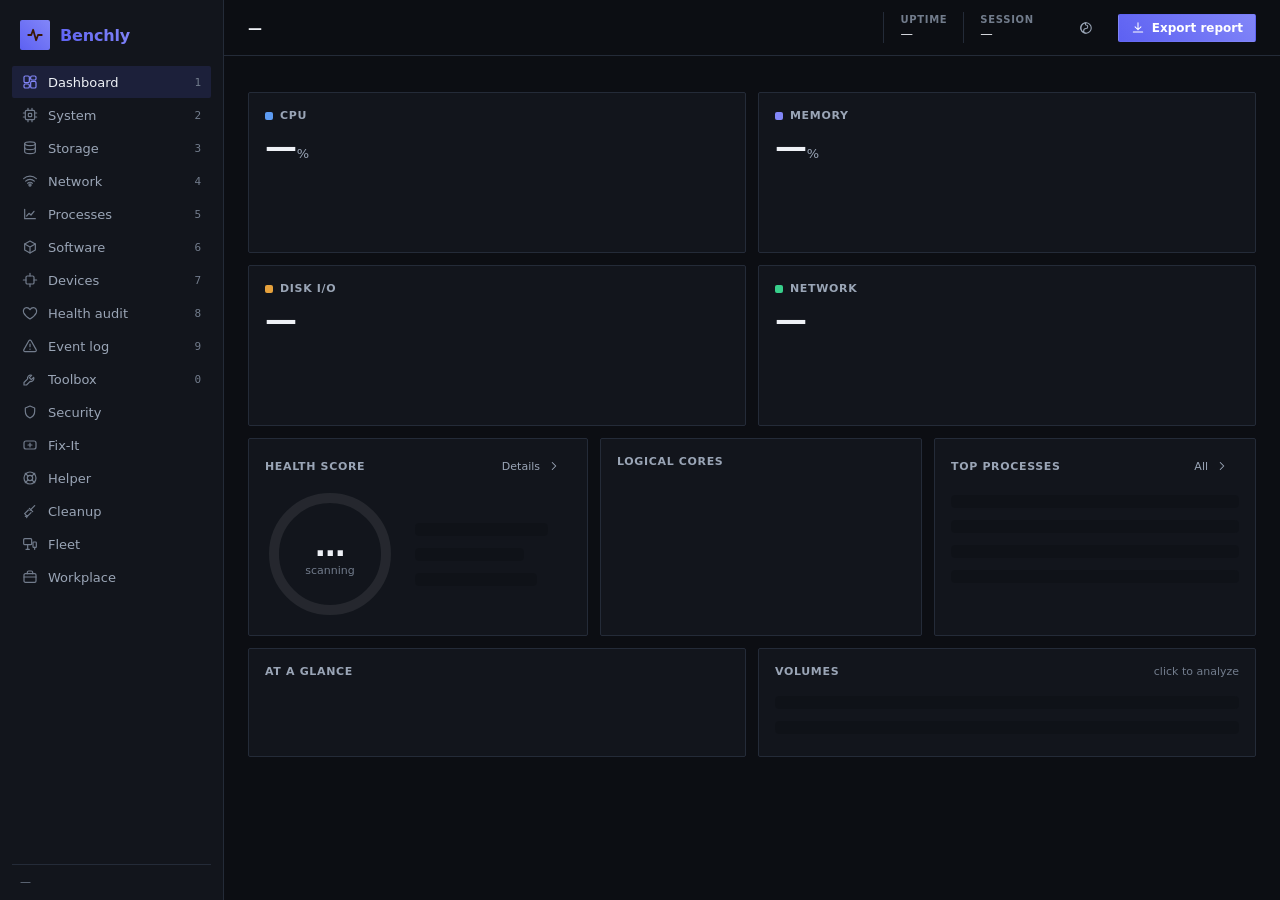
<file: ui/index.html>
<!doctype html>
<html lang="en">
<head>
<meta charset="utf-8">
<meta http-equiv="Content-Security-Policy" content="default-src 'self'; script-src 'self'; style-src 'self' 'unsafe-inline'; img-src 'self' data:; font-src 'self' data:; object-src 'none'; base-uri 'none'; form-action 'none'; frame-src 'none'">
<title>Benchly</title>
<link rel="stylesheet" href="css/app.css">
<link rel="stylesheet" href="css/theme-graphite.css">
<link rel="stylesheet" href="css/theme-frosted-glass.css">
<link rel="stylesheet" href="css/theme-chevron.css">
</head>
<body>

<!-- icon sprite -->
<svg width="0" height="0" style="position:absolute" aria-hidden="true">
  <defs>
    <symbol id="i-refresh" viewBox="0 0 24 24"><path d="M20 12a8 8 0 1 1-2.34-5.66M20 4v4h-4"/></symbol>
    <symbol id="i-pause" viewBox="0 0 24 24"><path d="M9 5v14M15 5v14"/></symbol>
    <symbol id="i-play" viewBox="0 0 24 24"><path d="M7 5l12 7-12 7V5z"/></symbol>
    <symbol id="i-x" viewBox="0 0 24 24"><path d="M6 6l12 12M18 6L6 18"/></symbol>
    <symbol id="i-folder" viewBox="0 0 24 24"><path d="M3 7a2 2 0 0 1 2-2h4l2 2.5h8a2 2 0 0 1 2 2V17a2 2 0 0 1-2 2H5a2 2 0 0 1-2-2V7z"/></symbol>
    <symbol id="i-file" viewBox="0 0 24 24"><path d="M6 3h8l4 4v14H6V3zM14 3v4h4"/></symbol>
    <symbol id="i-shield" viewBox="0 0 24 24"><path d="M12 3l7 3v5c0 4.5-3 8.5-7 10-4-1.5-7-5.5-7-10V6l7-3z"/></symbol>
    <symbol id="i-chev" viewBox="0 0 24 24"><path d="M9 6l6 6-6 6"/></symbol>
    <symbol id="i-copy" viewBox="0 0 24 24"><rect x="9" y="9" width="11" height="11" rx="2"/><path d="M5 15V5a1 1 0 0 1 1-1h9"/></symbol>
    <symbol id="i-check" viewBox="0 0 24 24"><path d="M4 12.5l5 5L20 6.5"/></symbol>
    <symbol id="i-bang" viewBox="0 0 24 24"><path d="M12 7v6M12 16.8v.4"/></symbol>
    <symbol id="i-q" viewBox="0 0 24 24"><path d="M9 9a3 3 0 1 1 4.6 2.5c-1 .7-1.6 1.2-1.6 2.5M12 17.5v.4"/></symbol>
    <symbol id="i-download" viewBox="0 0 24 24"><path d="M12 3v12M7 10l5 5 5-5M4 19h16"/></symbol>
    <symbol id="i-inbox" viewBox="0 0 24 24"><path d="M4 13l3-8h10l3 8v6H4v-6zM4 13h5l1.5 2.5h3L15 13h5"/></symbol>
    <symbol id="i-open" viewBox="0 0 24 24"><path d="M14 4h6v6M20 4l-9 9M10 5H5a1 1 0 0 0-1 1v13a1 1 0 0 0 1 1h13a1 1 0 0 0 1-1v-5"/></symbol>
    <symbol id="i-drive" viewBox="0 0 24 24"><rect x="3" y="7" width="18" height="10" rx="2"/><circle cx="16.5" cy="12" r="1"/><path d="M6.5 12h5"/></symbol>
    <symbol id="i-wrench" viewBox="0 0 24 24"><path d="M14.5 6.5a4.5 4.5 0 0 0-6.1 5.3L3 17.2V21h3.8l5.4-5.4a4.5 4.5 0 0 0 5.3-6.1L14 13l-3-3 3.5-3.5z"/></symbol>
    <symbol id="i-printer" viewBox="0 0 24 24"><path d="M7 8V3h10v5"/><rect x="4" y="8" width="16" height="8" rx="2"/><path d="M7 13h10v8H7v-8z"/></symbol>
    <symbol id="i-zap" viewBox="0 0 24 24"><path d="M13 2L4.5 13.5h6L11 22l8.5-11.5h-6L13 2z"/></symbol>
    <symbol id="i-layers" viewBox="0 0 24 24"><path d="M12 3l9 5-9 5-9-5 9-5z"/><path d="M3 13l9 5 9-5"/></symbol>
    <symbol id="i-cpu2" viewBox="0 0 24 24"><rect x="6" y="6" width="12" height="12" rx="2"/><path d="M12 2v4M12 18v4M2 12h4M18 12h4"/></symbol>
    <symbol id="i-fleet" viewBox="0 0 24 24"><rect x="2.5" y="4" width="12" height="9" rx="1.5"/><path d="M6 20h5M8.5 13v7"/><rect x="16.5" y="9" width="5" height="8" rx="1"/><path d="M19 20v-3"/></symbol>
    <symbol id="i-theme" viewBox="0 0 24 24"><circle cx="12" cy="12" r="9"/><path d="M12 3a9 9 0 0 0 0 18 4 4 0 0 1 0-8 3 3 0 0 0 0-6 2.5 2.5 0 0 1 0-4z"/></symbol>
    <symbol id="i-broom" viewBox="0 0 24 24"><path d="M19 4l-7 7M11 8l5 5M9.5 10.5L4 16l4 4 5.5-5.5M5 20l3-1M7 22l1-3"/></symbol>
    <symbol id="i-aid" viewBox="0 0 24 24"><rect x="3" y="6" width="18" height="12" rx="3"/><path d="M12 9v6M9 12h6"/></symbol>
    <symbol id="i-usb" viewBox="0 0 24 24"><circle cx="12" cy="20" r="1.5"/><path d="M12 18.5V4M12 4l-2.5 3.5M12 4l2.5 3.5M12 11l3-2.5V11M12 14l-3-2v-1.5"/></symbol>
    <symbol id="i-history" viewBox="0 0 24 24"><path d="M3 12a9 9 0 1 0 3-6.7M3 4v3.5h3.5M12 8v4.5l3 1.5"/></symbol>
    <symbol id="i-bug" viewBox="0 0 24 24"><rect x="8" y="7" width="8" height="12" rx="4"/><path d="M8 11H4M8 15H4M16 11h4M16 15h4M9 7l-1.5-2M15 7l1.5-2M12 19v2"/></symbol>
  </defs>
</svg>

<div id="app">

  <!-- ======== sidebar ======== -->
  <aside id="sidebar">
    <div class="brand">
      <div class="logo">
        <svg viewBox="0 0 24 24" fill="none" stroke="#0a1f1b" stroke-width="2.4" stroke-linecap="round" stroke-linejoin="round">
          <path d="M3 12h4l2.5-7 4 14 2.5-7h5"/>
        </svg>
      </div>
      <h1>Benchly</h1>
    </div>
    <div class="brand-tag" style="display:none">it looks like you're trying to troubleshoot a pc, need some help?</div>

    <nav id="nav">
      <button class="nav-item active" data-page="dashboard">
        <svg class="ic" viewBox="0 0 24 24"><rect x="3" y="3" width="8" height="10" rx="2"/><rect x="13" y="3" width="8" height="6" rx="2"/><rect x="13" y="11" width="8" height="10" rx="2"/><rect x="3" y="15" width="8" height="6" rx="2"/></svg>
        Dashboard <span class="key">1</span>
      </button>
      <button class="nav-item" data-page="system">
        <svg class="ic" viewBox="0 0 24 24"><rect x="5" y="5" width="14" height="14" rx="2"/><rect x="9.5" y="9.5" width="5" height="5" rx="1"/><path d="M9 2v3M15 2v3M9 19v3M15 19v3M2 9h3M2 15h3M19 9h3M19 15h3"/></svg>
        System <span class="key">2</span>
      </button>
      <button class="nav-item" data-page="storage">
        <svg class="ic" viewBox="0 0 24 24"><ellipse cx="12" cy="5.5" rx="8" ry="2.8"/><path d="M4 5.5v6c0 1.5 3.6 2.8 8 2.8s8-1.3 8-2.8v-6"/><path d="M4 11.5v6c0 1.5 3.6 2.8 8 2.8s8-1.3 8-2.8v-6"/></svg>
        Storage <span class="key">3</span>
      </button>
      <button class="nav-item" data-page="network">
        <svg class="ic" viewBox="0 0 24 24"><circle cx="12" cy="18" r="1.6"/><path d="M5.5 12.2a9 9 0 0 1 13 0M2.5 8.5a14 14 0 0 1 19 0M8.6 15.4a4.5 4.5 0 0 1 6.8 0"/></svg>
        Network <span class="key">4</span>
      </button>
      <button class="nav-item" data-page="processes">
        <svg class="ic" viewBox="0 0 24 24"><path d="M4 19V5M4 19h16"/><path d="M7 15l3.5-4 3 2.5L18 8"/></svg>
        Processes <span class="key">5</span>
      </button>
      <button class="nav-item" data-page="software">
        <svg class="ic" viewBox="0 0 24 24"><path d="M12 3l8 4.5v9L12 21l-8-4.5v-9L12 3z"/><path d="M12 12l8-4.5M12 12v9M12 12L4 7.5"/></svg>
        Software <span class="key">6</span>
      </button>
      <button class="nav-item" data-page="devices">
        <svg class="ic" viewBox="0 0 24 24"><use href="#i-cpu2"/></svg>
        Devices <span class="key">7</span>
      </button>
      <button class="nav-item" data-page="health">
        <svg class="ic" viewBox="0 0 24 24"><path d="M12 21s-7.5-4.6-9.5-9.4C1 7.5 3.5 4 7 4c2.2 0 3.8 1.2 5 3 1.2-1.8 2.8-3 5-3 3.5 0 6 3.5 4.5 7.6C19.5 16.4 12 21 12 21z"/></svg>
        Health audit <span class="key">8</span>
      </button>
      <button class="nav-item" data-page="events">
        <svg class="ic" viewBox="0 0 24 24"><path d="M12 9v4M12 16.5v.5"/><path d="M10.3 4.2L2.8 17.5A2 2 0 0 0 4.5 20.5h15a2 2 0 0 0 1.7-3L13.7 4.2a2 2 0 0 0-3.4 0z"/></svg>
        Event log <span class="key">9</span>
      </button>
      <button class="nav-item" data-page="toolbox">
        <svg class="ic" viewBox="0 0 24 24"><use href="#i-wrench"/></svg>
        Toolbox <span class="key">0</span>
      </button>
      <button class="nav-item" data-page="security">
        <svg class="ic" viewBox="0 0 24 24"><use href="#i-shield"/></svg>
        Security
      </button>
      <button class="nav-item" data-page="fixit">
        <svg class="ic" viewBox="0 0 24 24"><use href="#i-aid"/></svg>
        Fix-It
      </button>
      <button class="nav-item" data-page="helper">
        <svg class="ic" viewBox="0 0 24 24"><circle cx="12" cy="12" r="9"/><circle cx="12" cy="12" r="4"/><path d="M4.9 4.9l4.2 4.2M14.9 14.9l4.2 4.2M14.9 9.1l4.2-4.2M9.1 14.9l-4.2 4.2"/></svg>
        Helper
      </button>
      <button class="nav-item" data-page="cleanup">
        <svg class="ic" viewBox="0 0 24 24"><use href="#i-broom"/></svg>
        Cleanup
      </button>
      <button class="nav-item" data-page="fleet">
        <svg class="ic" viewBox="0 0 24 24"><use href="#i-fleet"/></svg>
        Fleet
      </button>
      <button class="nav-item" data-page="workplace">
        <svg class="ic" viewBox="0 0 24 24"><rect x="3" y="7" width="18" height="13" rx="2"/><path d="M8 7V5a2 2 0 0 1 2-2h4a2 2 0 0 1 2 2v2"/><path d="M3 12h18"/></svg>
        Workplace
      </button>
    </nav>

    <div class="side-foot">
      <span id="appVersion">—</span>
      <span id="footClock"></span>
    </div>
  </aside>

  <!-- ======== main ======== -->
  <div id="main">
    <header id="topbar">
      <div>
        <div class="host" id="tbHost">—</div>
        <div class="sub" id="tbSub"></div>
      </div>
      <div class="spacer"></div>
      <div class="tb-meta">
        <div class="meta-item" id="tbBattery" style="display:none">
          <span class="m-l">Battery</span><span class="m-v" id="tbBatteryVal"></span>
        </div>
        <div class="meta-item" title="Time since last boot">
          <span class="m-l">Uptime</span><span class="m-v" id="tbUptimeVal">—</span>
        </div>
        <div class="meta-item" title="Process privilege level">
          <span class="m-l">Session</span><span class="m-v" id="tbPriv">—</span>
        </div>
      </div>
      <button class="btn ghost" id="btnTheme" title="Switch appearance">
        <svg class="ic"><use href="#i-theme"/></svg>
      </button>
      <button class="btn ghost" id="btnElevate" style="display:none" title="Relaunch elevated to unlock SMART, BitLocker, TPM and Secure Boot checks">
        <svg class="ic"><use href="#i-shield"/></svg>Run as admin
      </button>
      <button class="btn primary" id="btnReport" title="Save a standalone HTML + PDF health report">
        <svg class="ic"><use href="#i-download"/></svg>Export report
      </button>
    </header>

    <div id="content">

      <!-- ==================== DASHBOARD ==================== -->
      <section class="page active" id="page-dashboard">
        <div id="vitals"></div>

        <div class="grid cols-4">
          <div class="card stat">
            <div class="label"><span class="swatch" style="background:var(--cpu)"></span>CPU</div>
            <div class="value" id="stCpu">—<small>%</small></div>
            <div class="meta" id="stCpuMeta">&nbsp;</div>
            <canvas id="chCpu"></canvas>
          </div>
          <div class="card stat">
            <div class="label"><span class="swatch" style="background:var(--ram)"></span>Memory</div>
            <div class="value" id="stRam">—<small>%</small></div>
            <div class="meta" id="stRamMeta">&nbsp;</div>
            <canvas id="chRam"></canvas>
          </div>
          <div class="card stat">
            <div class="label"><span class="swatch" style="background:var(--dsk)"></span>Disk I/O</div>
            <div class="value" id="stDisk">—</div>
            <div class="meta" id="stDiskMeta">&nbsp;</div>
            <canvas id="chDisk"></canvas>
          </div>
          <div class="card stat">
            <div class="label"><span class="swatch" style="background:var(--net)"></span>Network</div>
            <div class="value" id="stNet">—</div>
            <div class="meta" id="stNetMeta">&nbsp;</div>
            <canvas id="chNet"></canvas>
          </div>
        </div>

        <div class="grid dash-mid mt">
          <div class="card">
            <h3>Health score <span class="right"><button class="btn ghost small" id="dashAuditLink">Details<svg class="ic sm"><use href="#i-chev"/></svg></button></span></h3>
            <div class="ring-wrap">
              <div class="ring" id="dashRing">
                <svg width="130" height="130" viewBox="0 0 130 130">
                  <circle class="track" cx="65" cy="65" r="56" fill="none" stroke-width="10"/>
                  <circle class="arc" cx="65" cy="65" r="56" fill="none" stroke-width="10" stroke-linecap="round" stroke-dasharray="352" stroke-dashoffset="352"/>
                </svg>
                <div class="center"><div><div class="num">…</div><div class="cap">scanning</div></div></div>
              </div>
              <div id="dashHealthSummary" class="skel-block" style="flex:1">
                <div class="skel" style="width:85%"></div><div class="skel" style="width:70%"></div><div class="skel" style="width:78%"></div>
              </div>
            </div>
          </div>
          <div class="card">
            <h3>Logical cores <span class="right muted" id="coreCount"></span></h3>
            <div id="coreGrid"></div>
          </div>
          <div class="card">
            <h3>Top processes <span class="right"><button class="btn ghost small" id="dashProcLink">All<svg class="ic sm"><use href="#i-chev"/></svg></button></span></h3>
            <div id="dashTopProcs" class="skel-block">
              <div class="skel"></div><div class="skel"></div><div class="skel"></div><div class="skel"></div>
            </div>
          </div>
        </div>

        <div class="grid cols-2 mt">
          <div class="card">
            <h3>At a glance</h3>
            <dl class="kv" id="dashGlance"></dl>
          </div>
          <div class="card">
            <h3>Volumes <span class="right muted">click to analyze</span></h3>
            <div id="dashVolumes" class="skel-block"><div class="skel"></div><div class="skel"></div></div>
          </div>
        </div>
      </section>

      <!-- ==================== SYSTEM ==================== -->
      <section class="page" id="page-system">
        <div class="page-head">
          <div><h2>System</h2><div class="desc">Hardware, firmware and OS inventory</div></div>
          <div class="spacer"></div>
          <button class="btn" id="btnSysRefresh"><svg class="ic"><use href="#i-refresh"/></svg>Refresh</button>
        </div>
        <div class="card" style="margin-bottom:12px">
          <h3>Live sensors <span class="right muted" id="sensorsNote"></span></h3>
          <div id="sensorsBody"><div class="skel-block"><div class="skel" style="width:60%"></div></div></div>
        </div>
        <div class="card" id="batteryCard" style="margin-bottom:12px; display:none">
          <h3>Battery health trend <span class="right muted" id="batteryNote"></span></h3>
          <div id="batteryBody"></div>
        </div>
        <div class="grid cols-2" style="margin-bottom:12px">
          <div class="card">
            <h3>GPU stability &amp; throttle <span class="right"><button class="btn small" id="btnGpuForensics">Check</button></span></h3>
            <p class="muted" style="font-size:12px; margin-bottom:8px">Live clocks, throttle reasons, and a 30-day history of GPU driver resets (TDRs) — "is my overclock stable?"</p>
            <div id="gpuForensicsBody"></div>
          </div>
          <div class="card">
            <h3>Display refresh <span class="right"><button class="btn small" id="btnDisplayLinks">Check</button></span></h3>
            <p class="muted" style="font-size:12px; margin-bottom:8px">Catches a monitor left below its best refresh rate (the classic "144 Hz panel stuck at 60").</p>
            <div id="displayLinksBody"></div>
          </div>
        </div>
        <div class="card" style="margin-bottom:12px">
          <h3>Virtualization (WSL / Hyper-V / Docker) <span class="right"><button class="btn small" id="btnVirt">Check</button></span></h3>
          <p class="muted" style="font-size:12px; margin-bottom:8px">WSL distros and memory cap, ballooning virtual disks, Hyper-V switches, and whether VT-x is on.</p>
          <div id="virtBody"></div>
        </div>
        <div id="systemBody"><div class="card"><div class="skel-block"><div class="skel"></div><div class="skel" style="width:80%"></div><div class="skel" style="width:60%"></div></div></div></div>

        <div class="card" style="margin-top:12px">
          <h3>Battery &amp; power efficiency <span class="right">
            <button class="btn small" id="btnBatteryReport">Battery</button>
            <button class="btn small ghost" id="btnEnergyReport" title="Runs a ~30s power trace">Energy trace</button></span></h3>
          <p class="muted" style="font-size:12.5px; line-height:1.5; margin-bottom:8px">
            Battery wear and cycle count, and a short powercfg trace that names what's hurting power efficiency
            (selective-suspend off, devices blocking sleep, thirsty drivers).
          </p>
          <div id="powerReportBody"><div class="muted" style="font-size:12.5px">Battery = wear &amp; cycles (laptops). Energy trace needs admin and runs ~30 seconds.</div></div>
        </div>

        <div class="card" style="margin-top:12px">
          <h3>Environment &amp; PATH <span class="right"><button class="btn small" id="btnEnvAudit">Check</button></span></h3>
          <p class="muted" style="font-size:12.5px; line-height:1.5; margin-bottom:8px">
            A broken or bloated PATH is a baffling source of "command not found / wrong version runs". This checks
            every entry for missing folders, duplicates and quoting issues.
          </p>
          <div id="envBody"><div class="muted" style="font-size:12.5px">Press Check to audit the Machine and User PATH.</div></div>
        </div>

        <div class="card" style="margin-top:12px">
          <h3>Installed runtimes <span class="right"><button class="btn small" id="btnRuntimes">Check</button></span></h3>
          <p class="muted" style="font-size:12.5px; line-height:1.5; margin-bottom:8px">
            The .NET, Visual C++ and DirectX runtimes a program quietly needs — the "app won't start, missing
            runtime" diagnosis in one place.
          </p>
          <div id="runtimesBody"><div class="muted" style="font-size:12.5px">Press Check to list the installed runtimes.</div></div>
        </div>
      </section>

      <!-- ==================== STORAGE ==================== -->
      <section class="page" id="page-storage">
        <div class="page-head">
          <div><h2>Storage</h2><div class="desc">Physical disks, SMART health, volumes and space analysis</div></div>
          <div class="spacer"></div>
          <button class="btn" id="btnStorRefresh"><svg class="ic"><use href="#i-refresh"/></svg>Refresh</button>
        </div>
        <div class="card" style="margin-bottom:12px">
          <h3>Drive health forecast <span class="right"><button class="btn small" id="btnSmartPredict">Check</button></span></h3>
          <p class="muted" style="font-size:12px; margin-bottom:8px">Goes beyond the SMART snapshot — trends the scary numbers (wear, growing read/write errors) over time and scores each drive's risk. Trends build up the more you check. SSD wear needs admin.</p>
          <div id="smartPredictBody"></div>
        </div>
        <div id="storageBody"><div class="card"><div class="skel-block"><div class="skel"></div><div class="skel" style="width:75%"></div></div></div></div>

        <div class="card mt">
          <h3>Space analyzer <span class="right muted" id="anStatus"></span></h3>
          <div class="row wrap">
            <div class="drive-chips" id="anDrives"></div>
            <input class="input" id="anPath" placeholder="C:\" style="flex:1; min-width:220px" spellcheck="false">
            <button class="btn primary" id="btnAnalyze">Analyze</button>
          </div>
          <div class="crumbs mt" id="anCrumbs"></div>
          <div class="tabs mt" id="anViewTabs" style="display:none">
            <button class="tab active" data-anview="map">Map</button>
            <button class="tab" data-anview="list">List</button>
            <button class="tab" data-anview="types">File types</button>
          </div>
          <div id="anMap" class="an-map mt" style="display:none"></div>
          <div id="anResult" class="mt"></div>
          <div id="anTypes" class="mt" style="display:none"></div>
        </div>

        <div class="card admin-only" style="margin-top:12px">
          <h3>Advanced storage health <span class="right"><button class="btn small" id="btnStorageDeep">Check</button></span></h3>
          <p class="muted" style="font-size:12.5px; line-height:1.5; margin-bottom:8px">
            Beyond SMART: is TRIM running on the SSDs, any Storage Spaces pool health, the drives' reliability
            counters, and how much space System Restore's shadow copies are using.
          </p>
          <div id="storageDeepBody"><div class="muted" style="font-size:12.5px">Press Check for TRIM, Storage Spaces, reliability counters and shadow-copy usage.</div></div>
        </div>
      </section>

      <!-- ==================== NETWORK ==================== -->
      <section class="page" id="page-network">
        <div class="page-head">
          <div><h2>Network</h2><div class="desc">Adapters, Wi-Fi and diagnostic tools</div></div>
          <div class="spacer"></div>
          <button class="btn" id="btnPublicIp">Show public IP</button>
          <button class="btn" id="btnNetRefresh"><svg class="ic"><use href="#i-refresh"/></svg>Refresh</button>
        </div>
        <div id="netAdapters" class="grid cols-2"><div class="card"><div class="skel-block"><div class="skel"></div><div class="skel" style="width:70%"></div></div></div></div>

        <div class="card mt">
          <h3>Bufferbloat test <span class="right"><button class="btn small" id="btnBufferbloat">Run (≈10s)</button></span></h3>
          <div class="desc" style="margin:-2px 0 10px">Measures latency while idle, then while the connection is saturated. A low ping that balloons under load (bufferbloat) is why calls stutter when someone's downloading.</div>
          <div id="bufferbloatBody"><span class="muted" style="font-size:12.5px">Briefly maxes your connection to measure latency under load.</span></div>
        </div>

        <div class="card mt">
          <h3>Domain &amp; website lookup</h3>
          <div class="desc" style="margin:-2px 0 10px">Registration (WHOIS/RDAP), DNS, hosting, TLS certificate and reputation — to help you judge whether a domain is trustworthy before you trust it.</div>
          <div class="row wrap">
            <input class="input" id="domHost" placeholder="example.com  or  https://site.com/page" style="flex:1; min-width:260px" spellcheck="false" autocomplete="off">
            <button class="btn primary" id="btnDomLookup">Look up</button>
            <span class="muted" id="domStatus"></span>
          </div>
          <div id="domResult" class="mt"></div>
          <p class="muted" style="font-size:11.5px; margin-top:10px">Only the domain name leaves this PC (to rdap.org, and to VirusTotal if a key is set), plus a TLS handshake to the host. No browsing data is sent.</p>
        </div>

        <div class="card mt">
          <h3>URL / redirect unmasker</h3>
          <div class="desc" style="margin:-2px 0 10px">Expand a shortened link and reveal where it really ends up — every hop in the redirect chain — without opening it.</div>
          <div class="row wrap">
            <input class="input" id="urlInput" placeholder="https://bit.ly/…  or any link" style="flex:1; min-width:260px" spellcheck="false" autocomplete="off">
            <button class="btn primary" id="btnUrlUnmask">Trace</button>
            <span class="muted" id="urlStatus"></span>
          </div>
          <div id="urlResult" class="mt"></div>
          <p class="muted" style="font-size:11.5px; margin-top:10px">Benchly only requests the URLs — it never runs page scripts. Note: visiting a link can tip off the sender (tracking pixels) or consume a one-time link.</p>
        </div>

        <div class="card mt">
          <h3>Wi-Fi analyzer <span class="right"><button class="btn small" id="btnWifiScan">Scan</button></span></h3>
          <div class="desc" style="margin:-2px 0 10px">Nearby networks, signal strength, band and 2.4 GHz channel congestion.</div>
          <div id="wifiBody"><div class="muted" style="font-size:12.5px">Press Scan to list nearby Wi-Fi networks.</div></div>
        </div>

        <div class="card mt">
          <h3>LAN toolkit</h3>
          <div class="tabs" id="lanTabs">
            <button class="tab active" data-lan="scan">Subnet scan</button>
            <button class="tab" data-lan="wol">Wake-on-LAN</button>
            <button class="tab" data-lan="dhcp">DHCP &amp; DNS</button>
          </div>

          <div id="lanTabScan">
            <div class="row wrap">
              <div class="drive-chips" id="scanSubnets"></div>
              <input class="input" id="scanNetwork" placeholder="Subnet, e.g. 192.168.1.0/24" style="flex:1; min-width:220px" spellcheck="false">
              <button class="btn primary" id="btnScanStart">Scan</button>
              <span class="muted" id="scanStatus"></span>
            </div>
            <div class="bar mt" id="scanBar" style="display:none"><div class="fill" id="scanBarFill" style="width:0%"></div></div>
            <div id="scanResult" class="mt"></div>
          </div>

          <div id="lanTabWol" style="display:none">
            <div class="row wrap" style="margin-bottom:10px">
              <input class="input" id="wolName" placeholder="Name (e.g. Reception PC)" style="width:200px" spellcheck="false">
              <input class="input" id="wolMac" placeholder="MAC — AA:BB:CC:DD:EE:FF" style="width:220px" spellcheck="false">
              <button class="btn" id="btnWolAdd">Save machine</button>
              <span class="muted" style="font-size:11.5px">Magic packets broadcast on UDP 9 and 7 — the target needs WoL enabled in firmware and NIC.</span>
            </div>
            <div id="wolList"></div>
          </div>

          <div id="lanTabDhcp" style="display:none">
            <div class="row" style="margin-bottom:10px">
              <button class="btn primary" id="btnDhcpCheck">Check DHCP &amp; DNS health</button>
              <span class="muted" id="dhcpStatus"></span>
            </div>
            <div id="dhcpResult"></div>
          </div>
        </div>

        <div class="card mt">
          <h3>Diagnostic tools</h3>
          <div class="tabs" id="netTabs">
            <button class="tab active" data-tool="ping">Ping</button>
            <button class="tab" data-tool="trace">Traceroute</button>
            <button class="tab" data-tool="dns">DNS lookup</button>
            <button class="tab" data-tool="port">Port test</button>
            <button class="tab" data-tool="conns">Connections</button>
            <button class="tab" data-tool="speed">Speed test</button>
          </div>
          <div class="row wrap">
            <div class="drive-chips" id="netTargets"></div>
            <input class="input" id="netHost" placeholder="Hostname or IP" style="flex:1; min-width:220px" spellcheck="false">
            <input class="input" id="netPort" placeholder="Port" style="width:80px; display:none">
            <button class="btn primary" id="btnNetRun">Run</button>
            <button class="btn" id="btnPortProfile" style="display:none" title="TCP-connect scan of 25 common service ports">Profile scan</button>
            <button class="btn" id="btnFlushDns" title="ipconfig /flushdns">Flush DNS</button>
            <button class="btn ghost" id="btnNetCopy" title="Copy session log" aria-label="Copy session log"><svg class="ic"><use href="#i-copy"/></svg></button>
            <button class="btn ghost" id="btnNetClear" title="Clear session log" aria-label="Clear session log"><svg class="ic"><use href="#i-x"/></svg></button>
          </div>
          <div class="console mt" id="netConsole"><span class="console-empty">Enter a target and press Run. The session log accumulates here.</span></div>
        </div>

        <div class="card" id="sharingCard" style="margin-top:12px">
          <h3>Sharing &amp; firewall <span class="right"><button class="btn small" id="btnSharing">Check</button></span></h3>
          <p class="muted" style="font-size:12.5px; line-height:1.5; margin-bottom:10px">
            The network-profile, firewall and saved-credential stuff behind the silent "can't see the printer /
            keeps asking me to sign in" problems.
          </p>
          <div class="tabs" id="shTabs">
            <button class="tab active" data-sh="profile">Network profile</button>
            <button class="tab" data-sh="firewall">Firewall</button>
            <button class="tab" data-sh="creds">Drives &amp; credentials</button>
            <button class="tab" data-sh="dns">DNS &amp; Winsock</button>
          </div>
          <div id="shProfile"><div class="muted" style="font-size:12.5px">Press Check to read the network profile (Public/Private).</div></div>
          <div id="shFirewall" style="display:none"></div>
          <div id="shCreds" style="display:none"></div>
          <div id="shDns" style="display:none"></div>
        </div>
      </section>

      <!-- ==================== PROCESSES ==================== -->
      <section class="page" id="page-processes">
        <div class="page-head">
          <div><h2>Processes</h2><div class="desc">Hover a row to end a task · click a column to sort</div></div>
          <div class="spacer"></div>
          <input class="input search" id="procSearch" placeholder="Filter by name, user or PID" spellcheck="false">
          <button class="btn" id="btnProcPause"><svg class="ic"><use href="#i-pause"/></svg><span>Pause</span></button>
        </div>
        <div class="table-wrap">
          <table>
            <thead><tr>
              <th class="sortable" data-k="name">Process<span class="arr"></span></th>
              <th class="sortable num" data-k="pid">PID<span class="arr"></span></th>
              <th class="sortable" data-k="user">User<span class="arr"></span></th>
              <th class="sortable num" data-k="cpu">CPU %<span class="arr"></span></th>
              <th class="sortable num" data-k="mem">Memory<span class="arr"></span></th>
              <th class="sortable" data-k="status">Status<span class="arr"></span></th>
              <th></th>
            </tr></thead>
            <tbody id="procBody"><tr><td colspan="7"><div class="skel"></div></td></tr></tbody>
          </table>
        </div>
      </section>

      <!-- ==================== SOFTWARE ==================== -->
      <section class="page" id="page-software">
        <div class="page-head">
          <div><h2>Software</h2><div class="desc">Installed applications, startup entries, services and hotfixes</div></div>
          <div class="spacer"></div>
          <input class="input search" id="swSearch" placeholder="Filter" spellcheck="false">
        </div>
        <div class="tabs" id="swTabs">
          <button class="tab active" data-sw="installed">Installed <span class="count" id="cntInstalled"></span></button>
          <button class="tab" data-sw="startup">Startup <span class="count" id="cntStartup"></span></button>
          <button class="tab" data-sw="services">Services <span class="count" id="cntServices"></span></button>
          <button class="tab" data-sw="hotfixes">Hotfixes <span class="count" id="cntHotfixes"></span></button>
          <button class="tab" data-sw="tasks">Scheduled tasks <span class="count" id="cntTasks"></span></button>
          <button class="tab" data-sw="extensions">Browser extensions <span class="count" id="cntExtensions"></span></button>
          <button class="tab" data-sw="updates">Pending updates <span class="count" id="cntUpdates"></span></button>
          <button class="tab" data-sw="appupdates">App updates <span class="count" id="cntAppUpdates"></span></button>
        </div>
        <div id="swBody"><div class="card"><div class="skel-block"><div class="skel"></div><div class="skel" style="width:80%"></div></div></div></div>
      </section>

      <!-- ==================== HEALTH ==================== -->
      <section class="page" id="page-health">
        <div class="page-head">
          <div><h2>Health audit</h2><div class="desc">Weighted checks across security, maintenance and resources</div></div>
          <div class="spacer"></div>
          <button class="btn" id="btnHealthRefresh"><svg class="ic"><use href="#i-refresh"/></svg>Refresh</button>
        </div>
        <div class="grid" style="grid-template-columns: 320px 1fr;">
          <div>
            <div class="card">
              <h3>Score</h3>
              <div class="ring-wrap col">
                <div class="ring" id="healthRing">
                  <svg width="130" height="130" viewBox="0 0 130 130">
                    <circle class="track" cx="65" cy="65" r="56" fill="none" stroke-width="10"/>
                    <circle class="arc" cx="65" cy="65" r="56" fill="none" stroke-width="10" stroke-linecap="round" stroke-dasharray="352" stroke-dashoffset="352"/>
                  </svg>
                  <div class="center"><div><div class="num">…</div><div class="cap">scanning</div></div></div>
                </div>
                <div class="muted" id="healthMeta" style="font-size:12px"></div>
              </div>
            </div>
            <div class="card mt">
              <h3>Scoring</h3>
              <p class="muted" style="font-size:12px; line-height:1.6">
                Each check carries a weight. A pass earns full weight, a warning earns half,
                a failure earns none. Checks that can't run are excluded rather than penalised.
              </p>
            </div>
          </div>
          <div id="healthChecks"><div class="card"><div class="skel-block"><div class="skel"></div><div class="skel" style="width:85%"></div><div class="skel" style="width:70%"></div></div></div></div>
        </div>
      </section>

      <!-- ==================== EVENTS ==================== -->
      <section class="page" id="page-events">
        <div class="page-head">
          <div><h2>Event log</h2><div class="desc">Errors, warnings and crash history</div></div>
          <div class="spacer"></div>
          <select class="input" id="evDays">
            <option value="1">Last 24 hours</option>
            <option value="3">Last 3 days</option>
            <option value="7" selected>Last 7 days</option>
            <option value="14">Last 14 days</option>
          </select>
          <button class="btn" id="btnEvRefresh"><svg class="ic"><use href="#i-refresh"/></svg>Refresh</button>
        </div>
        <div class="tabs" id="evTabs">
          <button class="tab active" data-ev="summary">Triage summary</button>
          <button class="tab" data-ev="log">Raw log</button>
          <button class="tab" data-ev="crashes">Crashes &amp; BSODs</button>
          <button class="tab" data-ev="timeline">Reliability timeline</button>
          <button class="tab" data-ev="boot">Boot time</button>
        </div>
        <div id="evTabBoot" style="display:none">
          <div id="bootBody"><div class="card"><div class="skel-block"><div class="skel"></div><div class="skel" style="width:70%"></div></div></div></div>
        </div>
        <div id="evTabTimeline" style="display:none">
          <div id="timelineBody"><div class="card"><div class="skel-block"><div class="skel"></div><div class="skel" style="width:75%"></div></div></div></div>
        </div>
        <div id="evTabSummary">
          <div id="evSummaryBody"><div class="card"><div class="skel-block"><div class="skel"></div><div class="skel" style="width:80%"></div></div></div></div>
        </div>
        <div id="evTabLog" style="display:none">
          <div class="row" style="margin-bottom:12px">
            <div class="seg" id="evFilters">
              <button class="on" data-lv="critical">Critical <span class="n crit" id="evcCrit">0</span></button>
              <button class="on" data-lv="error">Errors <span class="n crit" id="evcErr">0</span></button>
              <button class="on" data-lv="warning">Warnings <span class="n warn" id="evcWarn">0</span></button>
            </div>
          </div>
          <div class="table-wrap">
            <table>
              <thead><tr><th>Time</th><th>Level</th><th>Log</th><th>Source</th><th class="num">ID</th><th>Message</th></tr></thead>
              <tbody id="evBody"><tr><td colspan="6"><div class="skel"></div></td></tr></tbody>
            </table>
          </div>
        </div>
        <div id="evTabCrashes" style="display:none">
          <div id="crashBody"><div class="card"><div class="skel-block"><div class="skel"></div><div class="skel" style="width:75%"></div></div></div></div>
        </div>
      </section>

      <!-- ==================== DEVICES ==================== -->
      <section class="page" id="page-devices">
        <div class="page-head">
          <div><h2>Devices</h2><div class="desc">Driver problems and printer triage</div></div>
          <div class="spacer"></div>
          <button class="btn" id="btnDevRefresh"><svg class="ic"><use href="#i-refresh"/></svg>Refresh</button>
        </div>
        <div id="devBody"><div class="card"><div class="skel-block"><div class="skel"></div><div class="skel" style="width:70%"></div></div></div></div>
        <div id="prnBody" class="mt"><div class="card"><div class="skel-block"><div class="skel"></div></div></div></div>
        <div id="drvBody" class="mt"><div class="card"><div class="skel-block"><div class="skel"></div><div class="skel" style="width:65%"></div></div></div></div>
        <div id="usbBody" class="mt"></div>
        <div class="card mt">
          <h3>Audio devices <span class="right"><button class="btn small" id="btnAudioCheck">Check</button></span></h3>
          <p class="muted" style="font-size:12.5px; line-height:1.5; margin-bottom:8px">
            The "no sound / wrong output / can't pick a device" triage — playback and recording endpoints, their
            state, and whether the audio services are running.
          </p>
          <div id="audioBody"><div class="muted" style="font-size:12.5px">Press Check to list audio devices and service health.</div></div>
        </div>
      </section>

      <!-- ==================== SECURITY ==================== -->
      <section class="page" id="page-security">
        <div class="page-head">
          <div><h2>Security</h2><div class="desc">Protection, persistence triage and file reputation</div></div>
          <div class="spacer"></div>
          <button class="btn" id="btnSecRefresh"><svg class="ic"><use href="#i-refresh"/></svg>Refresh</button>
        </div>
        <div class="tabs" id="secTabs">
          <button class="tab active" data-sec="overview">Overview</button>
          <button class="tab" data-sec="autoruns">Autoruns <span class="count" id="cntAutoruns"></span></button>
          <button class="tab" data-sec="hijack">Browser hijack</button>
          <button class="tab" data-sec="remote">Remote access</button>
          <button class="tab" data-sec="certs">Root certificates <span class="count" id="cntCerts"></span></button>
          <button class="tab" data-sec="listeners">Listening ports <span class="count" id="cntListeners"></span></button>
          <button class="tab" data-sec="persist">Persistence <span class="count" id="cntPersist"></span></button>
          <button class="tab" data-sec="harden">Hardening <span class="count" id="cntHarden"></span></button>
          <button class="tab" data-sec="email">Email headers</button>
          <button class="tab" data-sec="vt">VirusTotal</button>
        </div>

        <div id="secTabOverview">
          <div class="grid cols-2">
            <div id="secAv" class="card"><div class="skel-block"><div class="skel"></div><div class="skel" style="width:70%"></div></div></div>
            <div id="secDefenses" class="card"><div class="skel-block"><div class="skel"></div><div class="skel" style="width:60%"></div></div></div>
          </div>
        </div>

        <div id="secTabAutoruns" style="display:none">
          <div class="card">
            <h3>Autostart persistence map
              <span class="right muted" style="font-size:11px">signature-checked; suspicious entries first. Click an entry to check it on VirusTotal.</span>
            </h3>
            <div id="autorunsBody"><div class="skel-block"><div class="skel"></div><div class="skel" style="width:80%"></div></div></div>
          </div>
        </div>

        <div id="secTabHijack" style="display:none">
          <div class="card">
            <h3>Browser hijack &amp; redirect scan <span class="right"><button class="btn small" id="btnHijackScan">Re-scan</button></span></h3>
            <div id="hijackBody"><div class="muted" style="font-size:12.5px">Checks hosts file, system proxy, and each browser's homepage &amp; default search engine for hijacks.</div></div>
          </div>
        </div>

        <div id="secTabRemote" style="display:none">
          <div class="card">
            <h3>Remote access &amp; recent changes <span class="right"><button class="btn small" id="btnRemoteScan">Re-scan</button></span></h3>
            <p class="muted" style="font-size:12px; line-height:1.5; margin-bottom:10px">
              After a tech-support scam, an attacker often leaves a remote-access tool and an extra admin account behind.
              Review anything here you didn't set up yourself.
            </p>
            <div id="remoteBody"></div>
          </div>
        </div>

        <div id="secTabCerts" style="display:none">
          <div class="card">
            <h3>Trusted root certificate audit <span class="right"><button class="btn small" id="btnCertScan">Re-scan</button></span></h3>
            <p class="muted" style="font-size:12px; line-height:1.5; margin-bottom:10px">
              A rogue or interception root certificate lets software silently read your HTTPS traffic. Benchly flags
              self-signed roots that aren't from a recognised public CA, plus known antivirus / proxy / adware
              interception roots. “Few certificates” is normal — Windows fetches public roots on demand.
            </p>
            <div id="certBody"></div>
          </div>
        </div>

        <div id="secTabListeners" style="display:none">
          <div class="card">
            <h3>Listening ports <span class="right"><button class="btn small" id="btnListenScan">Re-scan</button></span></h3>
            <p class="muted" style="font-size:12px; line-height:1.5; margin-bottom:10px">
              Every port this PC is accepting connections on, the process behind it, and whether that program is
              digitally signed. Unsigned listeners — especially on a network interface — are worth a second look.
            </p>
            <div id="listenBody"></div>
          </div>
        </div>

        <div id="secTabEmail" style="display:none">
          <div class="card">
            <h3>Email header analyzer <span class="right muted" style="font-size:11px">parsed locally — nothing is sent anywhere</span></h3>
            <p class="muted" style="font-size:12px; line-height:1.5; margin-bottom:10px">
              Paste the raw headers of a suspicious email (in most clients: ⋯ → “View source” / “Show original”).
              Benchly traces the delivery path, the originating IP, the SPF/DKIM/DMARC results, and the classic
              spoofing tells.
            </p>
            <textarea class="input" id="emailHeaders" spellcheck="false" placeholder="Paste full email headers here…"
              style="width:100%; min-height:120px; font-family:var(--mono); font-size:12px; resize:vertical"></textarea>
            <div class="row mt"><button class="btn primary" id="btnEmailCheck">Analyze headers</button>
              <button class="btn ghost" id="btnEmailClear">Clear</button></div>
            <div id="emailResult" class="mt"></div>
          </div>
        </div>

        <div id="secTabPersist" style="display:none">
          <div class="card">
            <h3>Persistence &amp; exclusions <span class="right"><button class="btn small" id="btnPersistScan">Scan</button></span></h3>
            <p class="muted" style="font-size:12px; line-height:1.5; margin-bottom:10px">
              The hiding spots autoruns flattens or misses — WMI event subscriptions (fileless persistence),
              services and tasks with suspicious paths, Defender exclusions, and what's executed recently
              (from Prefetch). Findings are ranked context, not verdicts — legit software trips some of these.
            </p>
            <div id="persistBody"><div class="muted" style="font-size:12.5px">Press Scan to map persistence. Some parts need Run as admin.</div></div>
          </div>
        </div>

        <div id="secTabHarden" style="display:none">
          <div class="card">
            <h3>Hardening scorecard <span class="right" id="hardenScore"></span></h3>
            <p class="muted" style="font-size:12px; line-height:1.5; margin-bottom:10px">
              High-value Windows hardening checks, each with a reversible one-click fix that documents exactly
              what it changes. Nothing is applied automatically.
            </p>
            <div id="hardenBody"><div class="muted" style="font-size:12.5px">Loading…</div></div>
          </div>
          <div class="card mt">
            <h3>Attack Surface Reduction rules</h3>
            <p class="muted" style="font-size:12px; line-height:1.5; margin-bottom:10px">
              ASR rules block common ransomware and malware behaviours. Set a rule to <b>Audit</b> first (it just
              logs what it would block), then <b>Block</b> once you're confident nothing you use is affected.
            </p>
            <div id="asrBody"></div>
          </div>
        </div>

        <div id="secTabVt" style="display:none">
          <div class="card">
            <h3>VirusTotal file check
              <span class="right muted" style="font-size:11px">only the SHA-256 hash leaves this machine — files are never uploaded</span>
            </h3>
            <div class="row wrap" style="margin-bottom:10px">
              <input class="input" id="vtKey" type="password" placeholder="VirusTotal API key (free at virustotal.com → profile → API key)" style="flex:1; min-width:300px" spellcheck="false">
              <button class="btn" id="btnVtSaveKey">Save key</button>
            </div>
            <div class="row wrap">
              <button class="btn" id="btnVtBrowse"><svg class="ic"><use href="#i-file"/></svg>Choose file</button>
              <input class="input" id="vtHash" placeholder="…or paste an MD5 / SHA-1 / SHA-256 hash" style="flex:1; min-width:280px" spellcheck="false">
              <button class="btn primary" id="btnVtCheck">Check reputation</button>
            </div>
            <div id="vtResult" class="mt"></div>
          </div>
        </div>
      </section>

      <!-- ==================== TOOLBOX ==================== -->
      <section class="page" id="page-toolbox">
        <div class="page-head">
          <div><h2>Toolbox</h2><div class="desc">Repair tools, diagnostics and configuration baseline</div></div>
          <div class="spacer"></div>
        </div>
        <div class="grid cols-2" style="margin-bottom:12px">
          <div class="card">
            <h3>Restore point — safety net <span class="right muted" id="rpStatus"></span></h3>
            <p class="muted" style="font-size:12.5px; line-height:1.5; margin-bottom:10px">
              Create a system restore point before making changes — a one-click rollback if something goes wrong.
            </p>
            <div class="row">
              <button class="btn primary admin-only" id="btnRpCreate"><svg class="ic"><use href="#i-shield"/></svg>Create restore point</button>
              <button class="btn" id="btnRpOpen">Open System Restore</button>
            </div>
            <div id="rpList" class="mt"></div>
          </div>
          <div class="card">
            <h3>Backup posture <span class="right" id="bpOverall"></span></h3>
            <p class="muted" style="font-size:12.5px; line-height:1.5; margin-bottom:10px">
              If this drive died today, what would be lost? Benchly audits backups — it doesn't make them.
            </p>
            <div id="bpBody"><button class="btn" id="btnBpCheck">Check backup posture</button></div>
          </div>
        </div>
        <div class="card" style="margin-bottom:12px">
          <h3>Pending restart <span class="right"><button class="btn small" id="btnRebootCheck">Check</button></span></h3>
          <p class="muted" style="font-size:12.5px; line-height:1.5; margin-bottom:10px">
            Windows leaves breadcrumbs when it's waiting on a restart to finish servicing — and until you reboot,
            new updates and some installers quietly fail. This reads every signal and explains it in plain English.
          </p>
          <div id="rebootBody"><div class="muted" style="font-size:12.5px">Press Check to see whether a restart is pending.</div></div>
        </div>

        <div class="card" style="margin-bottom:12px">
          <h3>Update doctor <span class="right"><button class="btn small" id="btnWuCheck">Check</button></span></h3>
          <p class="muted" style="font-size:12.5px; line-height:1.5; margin-bottom:10px">
            Why is Windows Update stuck? This shows the recent update history with the cryptic <span class="mono">0x800f…</span>
            error codes translated into plain English, plus the health of the services updates depend on. Pairs with the
            Update-cache reset below.
          </p>
          <div id="wuBody"><div class="muted" style="font-size:12.5px">Press Check to read the update history and decode any failures.</div></div>
        </div>

        <div class="card" style="margin-bottom:12px">
          <h3>Software updates <span class="muted" style="font-weight:400; font-size:12px">· no winget</span>
            <span class="right"><button class="btn small" id="btnAppVerCheck" data-tip="Reads your installed apps and checks the common ones against their official source for a newer version. No winget, nothing installed — just a heads-up and a download link.">Check</button></span></h3>
          <p class="muted" style="font-size:12.5px; line-height:1.5; margin-bottom:10px">
            Reads what's installed locally and cross-references a curated list of common apps against their
            <strong>official</strong> sources (the vendor's own version endpoint, or that project's GitHub
            Releases) for a newer version — no winget, nothing installed. When one's behind, you get the
            version gap and a link to the official download.
          </p>
          <div id="appVerBody"><div class="muted" style="font-size:12.5px">Press Check to compare your installed apps against their latest official releases.</div></div>
        </div>

        <div class="grid cols-2" style="margin-bottom:12px">
          <div class="card">
            <h3>Error-code decoder</h3>
            <p class="muted" style="font-size:12.5px; line-height:1.5; margin-bottom:10px">
              Paste any Windows error or status code — <span class="mono">0x8007…</span>, an NTSTATUS, a Stop code,
              or a decimal — for plain English: what it means, the HRESULT breakdown, and update-specific advice.
            </p>
            <div class="row">
              <input class="input" id="errInput" placeholder="e.g. 0x80070005" style="flex:1" aria-label="Error or status code to decode">
              <button class="btn primary" id="btnErrDecode">Decode</button>
            </div>
            <div id="errResult" class="mt"></div>
          </div>
          <div class="card">
            <h3>User profile health <span class="right"><button class="btn small" id="btnProfChk">Check</button></span></h3>
            <p class="muted" style="font-size:12.5px; line-height:1.5; margin-bottom:10px">
              “Signed in with a temporary profile”, or a profile that won't load? Reads the ProfileList registry for
              corrupted (<span class="mono">.bak</span>) and temporary profiles. Read-only — migrating to a fresh
              account stays your call.
            </p>
            <div id="profBody"><div class="muted" style="font-size:12.5px">Press Check to scan user profiles.</div></div>
          </div>
        </div>

        <div class="card" style="margin-bottom:12px">
          <h3>What's locking this file?</h3>
          <p class="muted" style="font-size:12.5px; line-height:1.5; margin-bottom:10px">
            “Can't delete — it's open in another program.” Enter a file or folder path and Benchly lists the
            processes holding an open handle to it.
          </p>
          <div class="row">
            <input class="input" id="lockInput" placeholder="C:\path\to\file-or-folder" style="flex:1" aria-label="File or folder path to check for locking processes">
            <button class="btn primary" id="btnFindLockers">Find lockers</button>
          </div>
          <div id="lockResult" class="mt"></div>
        </div>

        <div class="grid cols-2" style="margin-bottom:12px">
          <div class="card">
            <h3>File hash</h3>
            <p class="muted" style="font-size:12.5px; line-height:1.5; margin-bottom:10px">
              MD5, SHA-1 and SHA-256 of any file — for matching an advisory, verifying a download,
              or feeding the SHA-256 to the VirusTotal check. Computed locally.
            </p>
            <div class="row">
              <button class="btn primary" id="btnHashPick"><svg class="ic"><use href="#i-file"/></svg>Pick a file</button>
              <span class="muted" id="hashName" style="font-size:12px"></span>
            </div>
            <div id="hashResult" class="mt"></div>
          </div>
          <div class="card">
            <h3>Hosts file <span class="right"><button class="btn small" id="btnHosts">View</button></span></h3>
            <p class="muted" style="font-size:12.5px; line-height:1.5; margin-bottom:10px">
              A tampered hosts file silently redirects domains (a classic hijack, or the “one site
              won't load on this PC only” cause). Shows active mappings and flags non-default ones. Read-only.
            </p>
            <div id="hostsBody"><div class="muted" style="font-size:12.5px">Press View to read the hosts file.</div></div>
          </div>
        </div>

        <div class="card" style="margin-bottom:12px">
          <h3>Performance snapshot <span class="right muted" id="snapStatus"></span></h3>
          <p class="muted" style="font-size:12.5px; line-height:1.5; margin-bottom:10px">
            “Why is it slow right now?” — samples the machine for 30 seconds and reports the top CPU, memory and
            disk offenders plus system pressure, ready to copy into a ticket.
          </p>
          <div class="row">
            <button class="btn primary" id="btnSnapStart"><svg class="ic"><use href="#i-zap"/></svg>Capture 30s snapshot</button>
            <button class="btn ghost" id="btnSnapCopy" style="display:none"><svg class="ic sm"><use href="#i-copy"/></svg>Copy</button>
          </div>
          <div class="bar mt" id="snapBar" style="display:none"><div class="fill" id="snapBarFill" style="width:0%"></div></div>
          <div id="snapResult" class="mt"></div>
        </div>

        <div class="card" style="margin-bottom:12px">
          <h3>Power, sleep &amp; wake doctor <span class="right"><button class="btn small" id="btnPowerScan">Check</button></span></h3>
          <p class="muted" style="font-size:12.5px; line-height:1.5; margin-bottom:10px">
            Why won't it sleep? What woke it at 3 AM? What's set to wake it? Plain-English answers from the
            powercfg dark arts.
          </p>
          <div id="powerBody"><div class="muted" style="font-size:12.5px">Press Check to look at sleep, wake timers and wake devices.</div></div>
        </div>

        <div class="card" style="margin-bottom:12px">
          <h3>Gremlin hunters</h3>
          <p class="muted" style="font-size:12.5px; line-height:1.5; margin-bottom:10px">
            The weird, intermittent stuff: what's hammering the disk when “nothing” is, which USB device keeps
            dropping, and a button to stamp the moment it just hiccupped.
          </p>
          <div class="tabs" id="gremTabs">
            <button class="tab active" data-grem="disk">Disk / CPU culprit</button>
            <button class="tab" data-grem="usb">USB drops</button>
            <button class="tab" data-grem="freeze">Mark the freeze</button>
          </div>
          <div id="gremDisk">
            <div class="row"><button class="btn primary" id="btnGremDisk">Find what's hammering the disk (8s)</button>
              <span class="muted" id="gremDiskStatus"></span></div>
            <div id="gremDiskResult" class="mt"></div>
          </div>
          <div id="gremUsb" style="display:none">
            <div class="row"><button class="btn primary" id="btnGremUsb">Check USB connect/disconnect history</button></div>
            <div id="gremUsbResult" class="mt"></div>
          </div>
          <div id="gremFreeze" style="display:none">
            <p class="muted" style="font-size:12px; margin:2px 0 8px">The instant something hiccups — a freeze, stutter or glitch — hit this. Benchly pulls everything the logs recorded around that moment.</p>
            <div class="row"><button class="btn primary" id="btnGremFreeze"><svg class="ic sm"><use href="#i-zap"/></svg>It just happened</button></div>
            <div id="gremFreezeResult" class="mt"></div>
          </div>
        </div>

        <div class="tool-grid" id="toolGrid"></div>
        <div class="card mt" id="repairConsoleCard" style="display:none">
          <h3><span id="repairTitle">Output</span>
            <span class="right"><button class="btn danger small" id="btnRepairCancel">Cancel</button></span>
          </h3>
          <div class="console" id="repairConsole" style="max-height:300px"></div>
        </div>
        <div class="card mt">
          <h3>Configuration baseline
            <span class="right muted" id="blStatus"></span>
          </h3>
          <p class="muted" style="font-size:12.5px; line-height:1.55; margin-bottom:12px">
            Save a snapshot of installed software, services and startup entries while the machine is
            healthy. When something breaks later, compare to see exactly what changed.
          </p>
          <div class="row">
            <button class="btn primary" id="btnBlSave"><svg class="ic"><use href="#i-layers"/></svg>Save baseline</button>
            <button class="btn" id="btnBlCompare">Compare with now</button>
          </div>
          <div id="blResult" class="mt"></div>
        </div>

        <div class="grid cols-2 mt">
          <div class="card">
            <h3>Memory diagnostic</h3>
            <p class="muted" style="font-size:12.5px; line-height:1.55; margin-bottom:12px">
              Schedules the built-in Windows Memory Diagnostic — the machine reboots into the test
              (about 10 minutes) and logs the verdict on the way back up. Past results appear below.
            </p>
            <button class="btn primary admin-only" id="btnMemDiag">Schedule memory test</button>
            <div id="memResults" class="mt"></div>
          </div>
          <div class="card">
            <h3>Ticket summary
              <span class="right"><button class="btn small" id="btnTicketCopy"><svg class="ic sm"><use href="#i-copy"/></svg>Copy</button></span>
            </h3>
            <div class="console" id="ticketText" style="max-height:260px"><span class="console-empty">Building…</span></div>
          </div>
        </div>
      </section>

      <!-- ==================== FIX-IT ==================== -->
      <section class="page" id="page-fixit">
        <div class="page-head">
          <div><h2>Fix-It</h2><div class="desc">Guided runbooks for the most common problems</div></div>
          <div class="spacer"></div>
          <button class="btn ghost" id="btnFixitBack" style="display:none">← All problems</button>
        </div>
        <div class="card" id="postScamCard" style="margin-bottom:14px">
          <h3>Recovering from a scam or remote-access incident <span class="right"><button class="btn small primary" id="btnPostScam">Run the check</button></span></h3>
          <p class="muted" style="font-size:12.5px; line-height:1.55; margin-bottom:6px">
            If you let someone control your PC, or think you were scammed, this does one guided pass — remote-access
            tools, persistence, Defender exclusions and admin accounts — then gives you a clear, ordered list of what
            to do next. It flags things to review; it never deletes anything for you.
          </p>
          <div id="postScamResult" class="mt"></div>
        </div>
        <div id="runbookList" class="grid cols-3"></div>
        <div id="runbookDetail" style="display:none"></div>
      </section>

      <!-- ==================== HELPER ==================== -->
      <section class="page" id="page-helper">
        <div class="page-head">
          <div><h2>Helper</h2><div class="desc">Friendly tools for fixing a family member's PC — and handing it off</div></div>
        </div>

        <div class="grid cols-2" style="margin-bottom:12px">
          <div class="card">
            <h3>Text my tech person <span class="right"><button class="btn small primary" id="btnHelperCard">Build summary</button></span></h3>
            <p class="muted" style="font-size:12.5px; line-height:1.5; margin-bottom:8px">
              A plain-English summary of what looks wrong, ready to copy into a text or email to whoever fixes this PC.
            </p>
            <div id="helperCardResult"></div>
          </div>
          <div class="card">
            <h3>Calm this computer down <span class="right"><button class="btn small" id="btnQuietMode">Quiet mode</button></span></h3>
            <p class="muted" style="font-size:12.5px; line-height:1.5; margin-bottom:8px">
              Silences the pop-ups, widgets, tips, lock-screen ads and web-search noise in one go. All reversible
              from Cleanup → Tweaks.
            </p>
            <div id="quietResult" class="muted" style="font-size:12px"></div>
          </div>
        </div>

        <div class="card" style="margin-bottom:12px">
          <h3>Make it normal again <span class="right"><button class="btn small" id="btnDisplayCheck">Check display</button></span></h3>
          <p class="muted" style="font-size:12.5px; line-height:1.5; margin-bottom:8px">
            “Everything's huge / tiny.” Adjust the text size instantly (and reversibly), and see if the screen
            isn't at its best resolution.
          </p>
          <div class="row wrap" style="gap:6px; margin-bottom:8px">
            <span class="muted" style="font-size:12px; align-self:center">Text size:</span>
            <button class="btn ghost small" data-textscale="100">100%</button>
            <button class="btn ghost small" data-textscale="125">125%</button>
            <button class="btn ghost small" data-textscale="150">150%</button>
            <button class="btn ghost small" data-textscale="175">175%</button>
            <button class="btn ghost small" data-textscale="200">200%</button>
            <button class="btn ghost small" id="btnOpenDisplay">Open display settings</button>
          </div>
          <div id="displayResult" class="muted" style="font-size:12px"></div>
        </div>

        <div class="grid cols-2" style="margin-bottom:12px">
          <div class="card">
            <h3>Camera &amp; microphone doctor <span class="right"><button class="btn small" id="btnAvCheck">Check</button></span></h3>
            <p class="muted" style="font-size:12.5px; line-height:1.5; margin-bottom:8px">
              “Works everywhere but Zoom.” Checks the Windows privacy permission, which app is using the device,
              and lets you allow a blocked app.
            </p>
            <div id="avResult"></div>
          </div>
          <div class="card">
            <h3>BitLocker recovery key <span class="right"><button class="btn small" id="btnBitlocker">Check</button></span></h3>
            <p class="muted" style="font-size:12.5px; line-height:1.5; margin-bottom:8px">
              If a drive is encrypted, make sure you've got the recovery key saved somewhere safe — before a repair
              ever asks for it.
            </p>
            <div id="bitlockerResult"></div>
          </div>
        </div>

        <div class="card" style="margin-bottom:12px">
          <h3>Rescue my photos &amp; documents <span class="right"><button class="btn small" id="btnRescueScan">Find files</button></span></h3>
          <p class="muted" style="font-size:12.5px; line-height:1.5; margin-bottom:8px">
            Copy the irreplaceable stuff (Desktop, Documents, Pictures) onto a drive you plug in. It only ever
            <b>copies</b> — never moves — so a failing disk is never written to.
          </p>
          <div id="rescueResult"></div>
        </div>

        <div class="card">
          <h3>Is this a scam? <span class="right muted" style="font-size:11px">paste an email or a link</span></h3>
          <p class="muted" style="font-size:12.5px; line-height:1.5; margin-bottom:8px">
            Paste a suspicious email's text/headers, or a link, and get a simple traffic-light read. Never click the
            link or call the number until you're sure.
          </p>
          <textarea class="input" id="scamInput" spellcheck="false" placeholder="Paste the email or link here…"
            style="width:100%; min-height:90px; font-size:12.5px; resize:vertical"></textarea>
          <div class="row mt"><button class="btn primary" id="btnScamCheck">Check it</button>
            <button class="btn ghost" id="btnScamClear">Clear</button></div>
          <div id="scamResult" class="mt"></div>
        </div>
      </section>

      <!-- ==================== CLEANUP ==================== -->
      <section class="page" id="page-cleanup">
        <div class="page-head">
          <div><h2>Cleanup</h2><div class="desc">Free space and trim what runs — safe and reversible</div></div>
          <div class="spacer"></div>
        </div>
        <div class="tabs" id="cleanTabs">
          <button class="tab active" data-clean="junk">Junk files</button>
          <button class="tab" data-clean="large">Large &amp; duplicate</button>
          <button class="tab" data-clean="debloat">Debloat apps</button>
          <button class="tab" data-clean="remnants">App remnants</button>
          <button class="tab" data-clean="tweaks">Tweaks</button>
          <button class="tab" data-clean="repair">Repair</button>
        </div>

        <div id="cleanTabJunk">
          <div class="card">
            <h3>Reclaimable space <span class="right" id="junkTotal"></span></h3>
            <p class="muted" style="font-size:12px; margin-bottom:10px">Temp files and caches only — never your documents. Frees space; won't speed up the CPU.</p>
            <div id="junkBody"><button class="btn" id="btnJunkScan">Scan for junk</button></div>
          </div>
        </div>

        <div id="cleanTabLarge" style="display:none">
          <div class="card">
            <h3>Large &amp; duplicate files <span class="right muted" style="font-size:11px">deletions go to the Recycle Bin</span></h3>
            <div class="row wrap" style="margin-bottom:10px">
              <input class="input" id="bigPath" placeholder="Folder to scan, e.g. C:\Users\you" style="flex:1; min-width:240px" spellcheck="false">
              <button class="btn primary" id="btnBigScan">Find large files</button>
              <button class="btn" id="btnDupScan">Find duplicates</button>
              <span class="muted" id="bigStatus"></span>
            </div>
            <div id="bigResult"></div>
          </div>
        </div>

        <div id="cleanTabDebloat" style="display:none">
          <div class="card">
            <h3>Remove pre-installed apps <span class="right muted" style="font-size:11px">per-user only · re-installable from the Store</span></h3>
            <p class="muted" style="font-size:12px; margin-bottom:10px">Tip: create a restore point in the Toolbox first. Recommended-bloat is pre-ticked; review before removing.</p>
            <div id="debloatBody"><div class="skel-block"><div class="skel"></div><div class="skel" style="width:70%"></div></div></div>
          </div>
        </div>

        <div id="cleanTabRemnants" style="display:none">
          <div class="card">
            <h3>Store-app (AppX) remnants <span class="right muted" style="font-size:11px">read-first · removals go to the Recycle Bin</span></h3>
            <p class="muted" style="font-size:12px; margin-bottom:10px">Finds leftovers from uninstalled or half-removed Store / UWP apps: orphaned per-user data folders (reclaimable space) and broken package registrations Windows still lists. Nothing is removed until you choose.</p>
            <div id="remnantsBody"><button class="btn" id="btnRemnantsScan">Scan for remnants</button></div>
          </div>
        </div>

        <div id="cleanTabTweaks" style="display:none">
          <div class="card" style="margin-bottom:12px">
            <div class="row" style="gap:10px">
              <svg class="ic" style="color:var(--accent-text)"><use href="#i-shield"/></svg>
              <span class="muted" style="font-size:12px; flex:1">Every tweak is reversible and shows exactly where it writes in Windows. Toggle on to apply; toggle off to restore the Windows default.</span>
            </div>
          </div>
          <div class="card" style="margin-bottom:12px">
            <h3>Power plan</h3>
            <div class="row wrap">
              <button class="btn" data-plan="balanced">Balanced</button>
              <button class="btn" data-plan="high">High performance</button>
              <button class="btn" data-plan="ultimate">Ultimate performance</button>
              <span class="muted" id="planStatus" style="font-size:12px"></span>
            </div>
            <p class="muted" style="font-size:11.5px; margin-top:8px">Switches the active Windows power scheme (powercfg). Ultimate is created on first use; not all machines expose it.</p>
          </div>
          <div id="tweaksBody"><div class="skel-block"><div class="skel"></div><div class="skel" style="width:70%"></div></div></div>
          <div class="row mt" id="explorerRow" style="display:none">
            <button class="btn" id="btnRestartExplorer">Restart Explorer to apply</button>
            <span class="muted" style="font-size:12px">Some interface tweaks need Explorer to restart (the taskbar will briefly disappear).</span>
          </div>
        </div>

        <div id="cleanTabRepair" style="display:none">
          <div class="card">
            <h3>Cache &amp; shell repair</h3>
            <p class="muted" style="font-size:12.5px; line-height:1.5; margin-bottom:12px">
              The “it just looks broken” fixes — blank icons, broken thumbnails, garbled fonts, a dead Start
              search. None of these touch your files; every cache rebuilds itself.
            </p>
            <div id="repairBody"></div>
            <div class="row mt" id="repairExplorerRow" style="display:none">
              <button class="btn" id="btnRepairRestartExplorer">Restart Explorer to finish</button>
              <span class="muted" style="font-size:12px">The taskbar will briefly disappear, then come back.</span>
            </div>
          </div>
        </div>
      </section>

      <!-- ==================== FLEET ==================== -->
      <section class="page" id="page-fleet">
        <div class="page-head">
          <div><h2>Fleet</h2><div class="desc">Remote snapshots over WinRM and cross-machine report comparison</div></div>
          <div class="spacer"></div>
        </div>

        <div class="card">
          <h3>Remote snapshot <span class="right muted" style="font-size:11px">target needs Enable-PSRemoting · credentials are used once and never stored</span></h3>
          <div class="row wrap">
            <input class="input" id="rmHost" placeholder="Computer name or IP" style="width:220px" spellcheck="false">
            <input class="input" id="rmUser" placeholder="Username (optional, e.g. DOMAIN\tech)" style="width:240px" spellcheck="false">
            <input class="input" id="rmPass" type="password" placeholder="Password" style="width:170px">
            <button class="btn primary" id="btnRemote">Take snapshot</button>
            <span class="muted" id="rmStatus"></span>
          </div>
          <div id="rmResult" class="mt"></div>
        </div>

        <div class="card mt">
          <h3>Compare two report exports <span class="right muted" style="font-size:11px">uses the .json files saved next to every exported report</span></h3>
          <div class="row wrap">
            <button class="btn" id="btnCmpA"><svg class="ic"><use href="#i-file"/></svg>Report A</button>
            <span class="muted" id="cmpAName">—</span>
            <button class="btn" id="btnCmpB"><svg class="ic"><use href="#i-file"/></svg>Report B</button>
            <span class="muted" id="cmpBName">—</span>
            <button class="btn primary" id="btnCmpRun" disabled>Compare</button>
          </div>
          <div id="cmpResult" class="mt"></div>
        </div>
      </section>

      <section class="page" id="page-workplace">
        <div class="page-head">
          <div><h2>Workplace</h2><div class="desc">Identity, licensing, policy &amp; a managed baseline for standalone PCs</div></div>
          <div class="spacer"></div>
          <button class="btn" id="btnWpRefresh"><svg class="ic"><use href="#i-refresh"/></svg>Refresh</button>
        </div>
        <div class="tabs" id="wpTabs">
          <button class="tab active" data-wp="posture">Posture</button>
          <button class="tab" data-wp="policies">Applied policies</button>
          <button class="tab" data-wp="corp">Corporate IT</button>
          <button class="tab" data-wp="baseline">Managed baseline</button>
        </div>
        <div id="wpTabPosture">
          <div class="dom-grid" id="wpPosture">
            <div class="card"><div class="skel-block"><div class="skel"></div><div class="skel" style="width:70%"></div></div></div>
          </div>
        </div>
        <div id="wpTabPolicies" style="display:none">
          <div id="wpPolicies"></div>
        </div>
        <div id="wpTabCorp" style="display:none">
          <div id="wpCorp"></div>
        </div>
        <div id="wpTabBaseline" style="display:none">
          <div id="wpBaseline"><div class="card"><div class="skel-block"><div class="skel"></div><div class="skel" style="width:60%"></div></div></div></div>
        </div>
      </section>

    </div>
  </div>
</div>

<div id="changelog-veil" hidden>
  <div id="changelog">
    <div class="cl-head">
      <div class="logo" style="width:26px; height:26px; border-radius:6px; background:var(--brand-grad); display:grid; place-items:center">
        <svg viewBox="0 0 24 24" fill="none" stroke="#3a1808" stroke-width="2.4" stroke-linecap="round" stroke-linejoin="round" style="width:15px;height:15px"><path d="M3 12h4l2.5-7 4 14 2.5-7h5"/></svg>
      </div>
      <span style="flex:1">What's new in Benchly</span>
      <button class="btn ghost small" id="clClose" aria-label="Close"><svg class="ic sm"><use href="#i-x"/></svg></button>
    </div>
    <div id="clBody"></div>
  </div>
</div>

<div id="appearance-pop" hidden>
  <div class="pop-title">Appearance</div>
  <div class="seg" id="themeSeg" style="width:100%; margin-bottom:4px; flex-wrap:wrap; gap:2px">
    <button data-theme-choice="precision" style="flex:1 1 46%; justify-content:center; min-width:72px">Precision</button>
    <button data-theme-choice="graphite" style="flex:1 1 46%; justify-content:center; min-width:72px">Graphite</button>
    <button data-theme-choice="frost" style="flex:1 1 46%; justify-content:center; min-width:72px">Frosted Glass</button>
    <button data-theme-choice="chevron" style="flex:1 1 46%; justify-content:center; min-width:72px">Chevron</button>
  </div>
  <div id="accentPicker" style="display:none">
    <div class="pop-label">Accent</div>
    <div class="seg" id="accentSeg" style="width:100%; flex-wrap:wrap; gap:2px">
      <button data-accent-choice="iris"  style="flex:1 1 46%; justify-content:center; min-width:64px"><span class="acc-dot" style="background:#5d61f2"></span>Iris</button>
      <button data-accent-choice="coral" style="flex:1 1 46%; justify-content:center; min-width:64px"><span class="acc-dot" style="background:#ef8354"></span>Coral</button>
      <button data-accent-choice="amber" style="flex:1 1 46%; justify-content:center; min-width:64px"><span class="acc-dot" style="background:#d99a3c"></span>Amber</button>
      <button data-accent-choice="teal"  style="flex:1 1 46%; justify-content:center; min-width:64px"><span class="acc-dot" style="background:#2bb6a0"></span>Teal</button>
    </div>
  </div>
  <div id="bgPicker" style="display:none">
    <div class="pop-label">Background</div>
    <div class="swatches" id="bgSwatches"></div>
    <div class="pop-label">Custom gradient</div>
    <div class="row" style="gap:8px">
      <input type="color" id="bgC1" class="color-input" value="#6a3df0" title="Top colour">
      <input type="color" id="bgC2" class="color-input" value="#29184f" title="Bottom colour">
      <button class="btn small" id="bgApplyCustom" style="flex:1">Apply custom</button>
    </div>
  </div>
</div>

<div id="toasts"></div>

<div id="palette-veil">
  <div id="palette">
    <input id="paletteInput" placeholder="Search pages and actions…" spellcheck="false" autocomplete="off">
    <div id="paletteList"></div>
  </div>
</div>

<div id="drawer-veil" hidden>
  <aside id="proc-drawer">
    <div class="drawer-head">
      <span id="procDrawerTitle">Process</span>
      <button class="btn ghost small" id="procDrawerClose" aria-label="Close"><svg class="ic sm"><use href="#i-x"/></svg></button>
    </div>
    <div id="procDrawerBody"></div>
  </aside>
</div>

<div id="modal-veil">
  <div class="modal">
    <h4 id="modalTitle"></h4>
    <p id="modalBody"></p>
    <div id="modalDetails" style="display:none; font-family:var(--mono); font-size:11px; color:var(--text-3); background:var(--canvas); border:1px solid var(--border-1); border-radius:var(--r1); padding:8px 10px; margin-bottom:16px; white-space:pre-wrap; word-break:break-word"></div>
    <div class="actions">
      <button class="btn" id="modalCancel">Cancel</button>
      <button class="btn danger solid" id="modalOk"></button>
    </div>
  </div>
</div>

<script src="js/charts.js"></script>
<script src="js/app.js"></script>
</body>
</html>
</file>
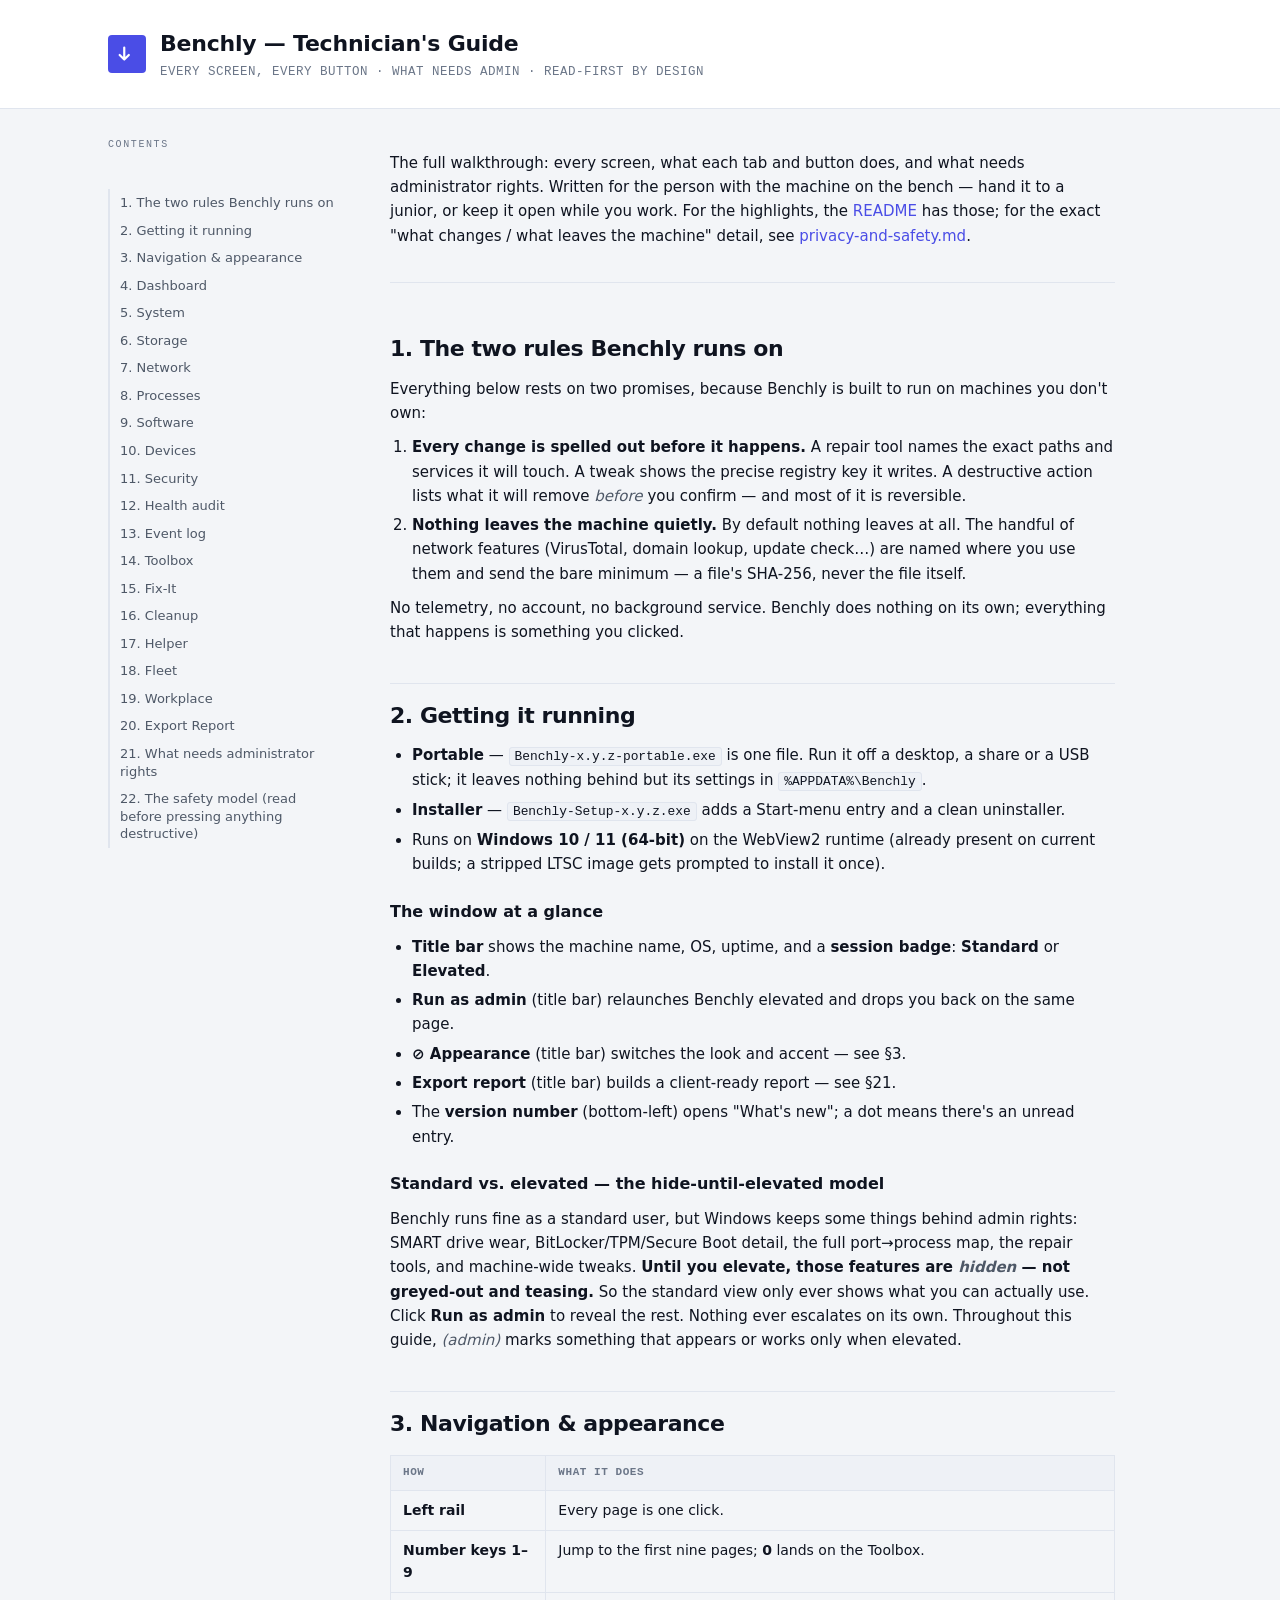
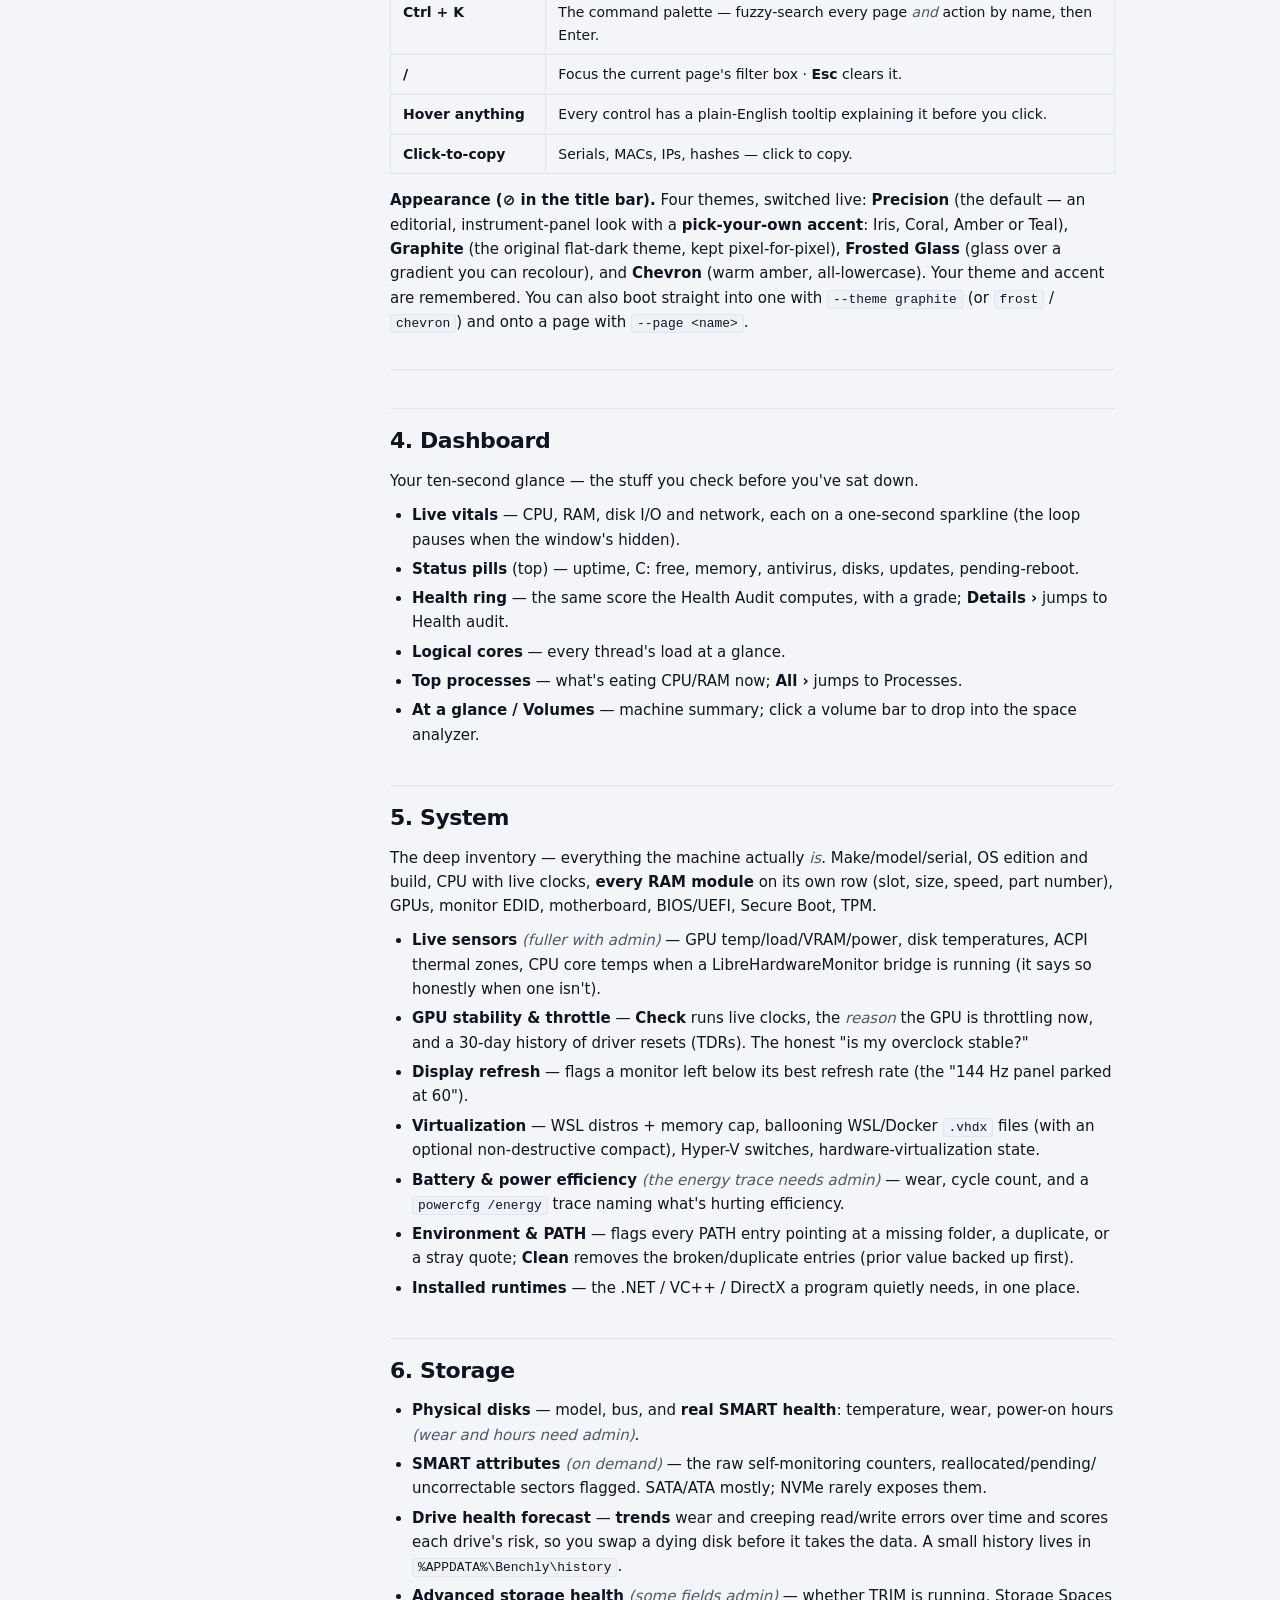
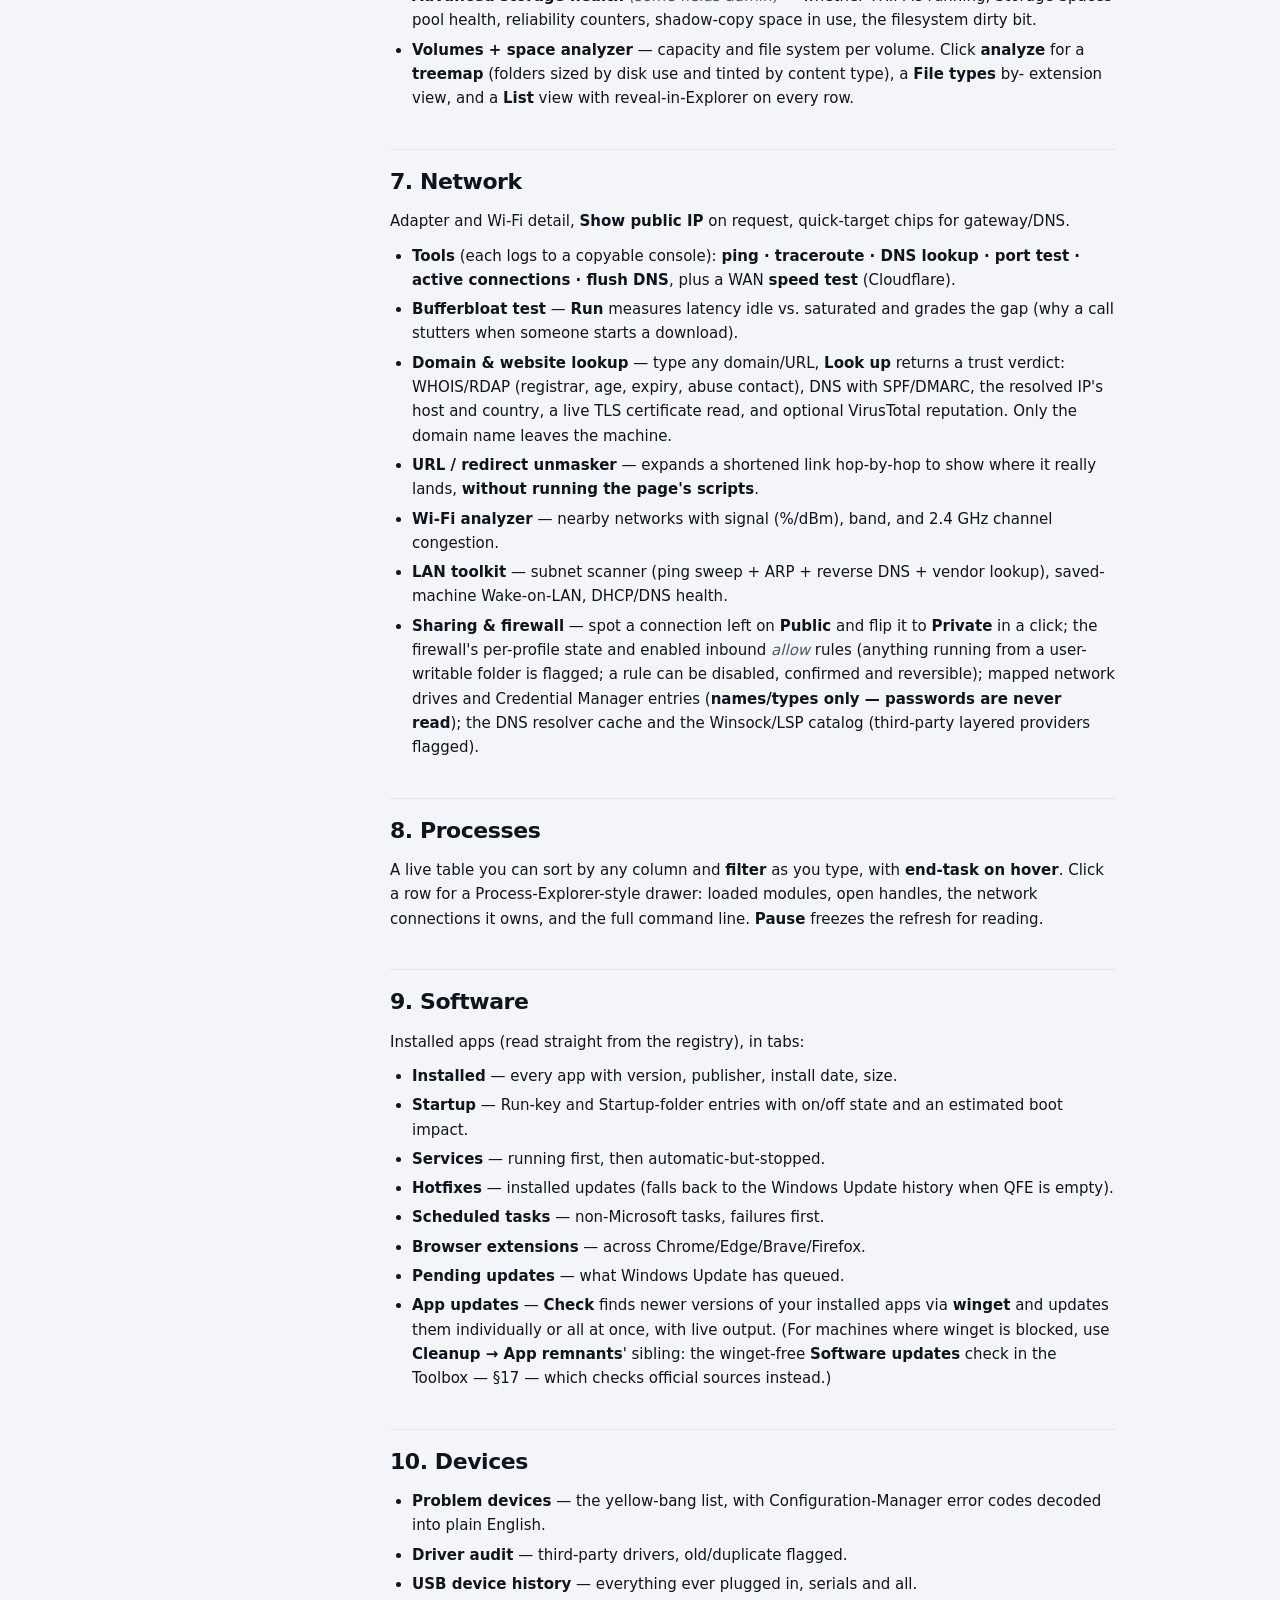
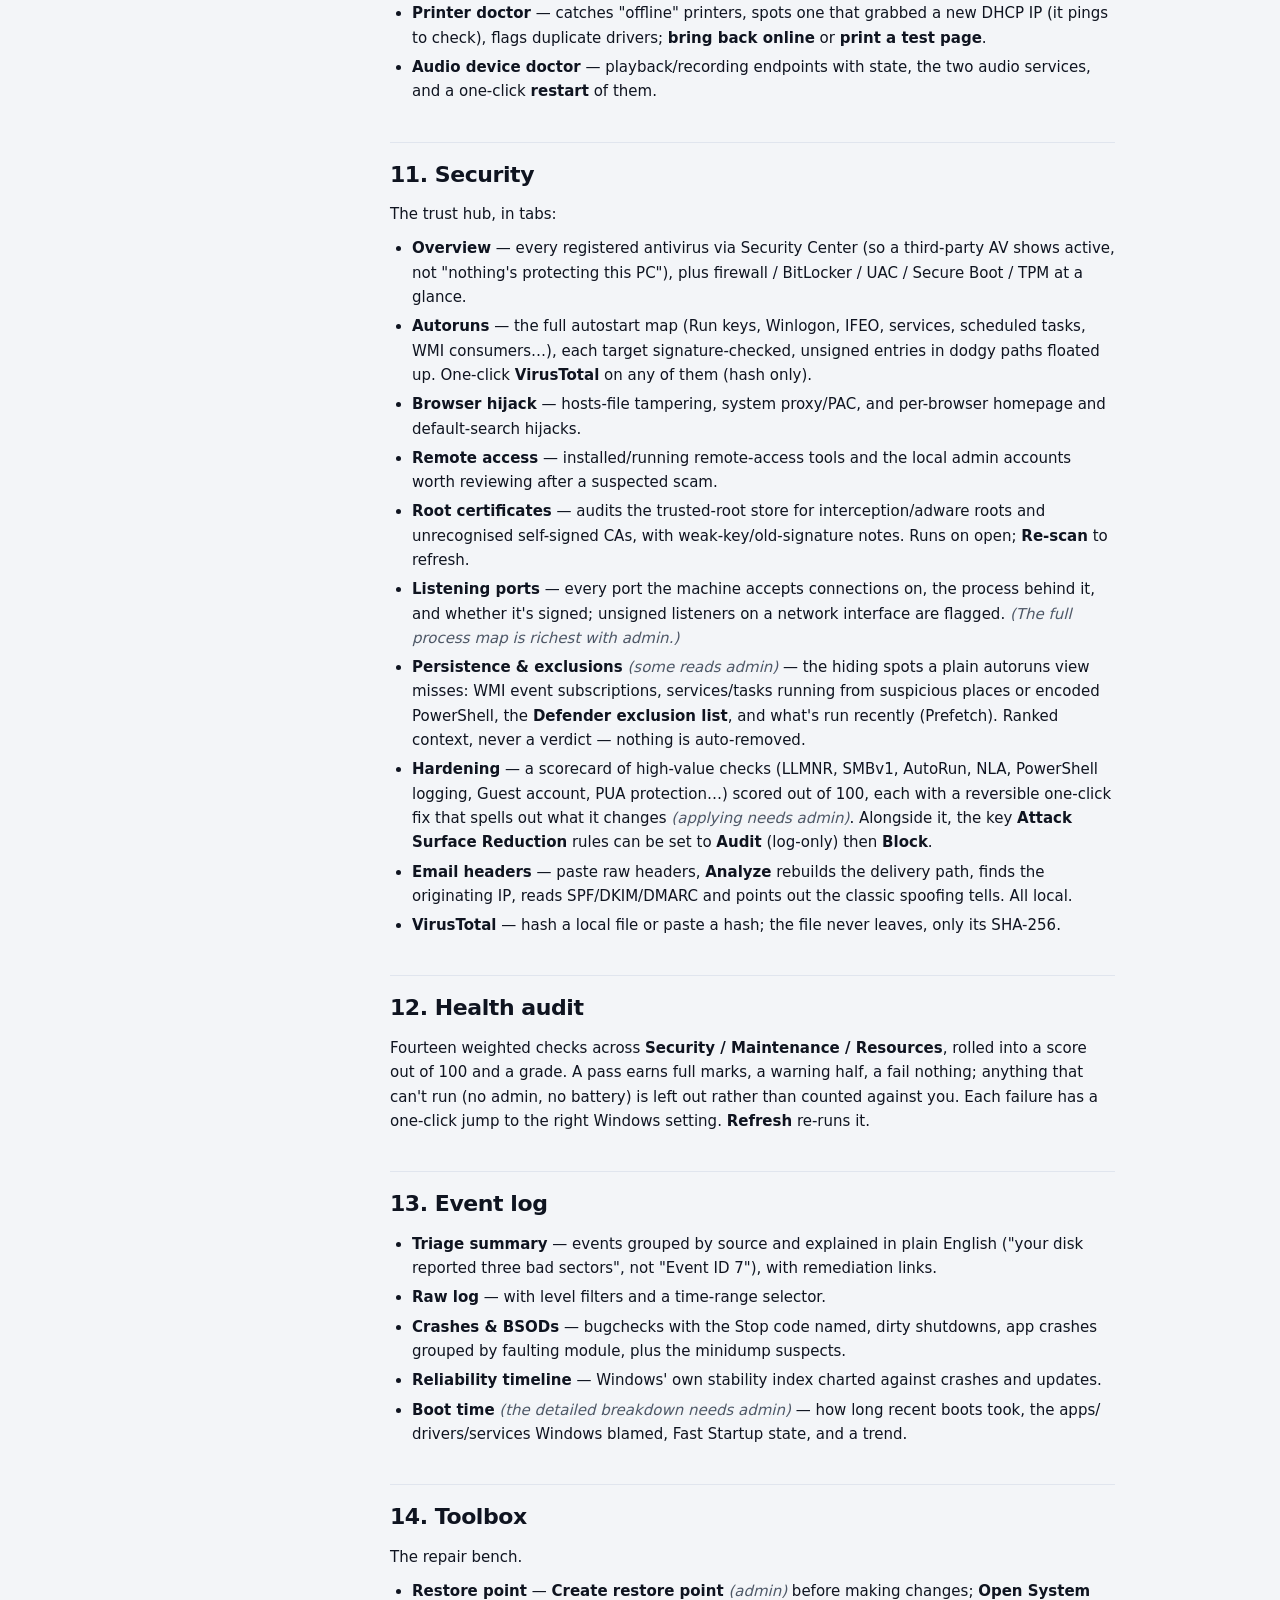
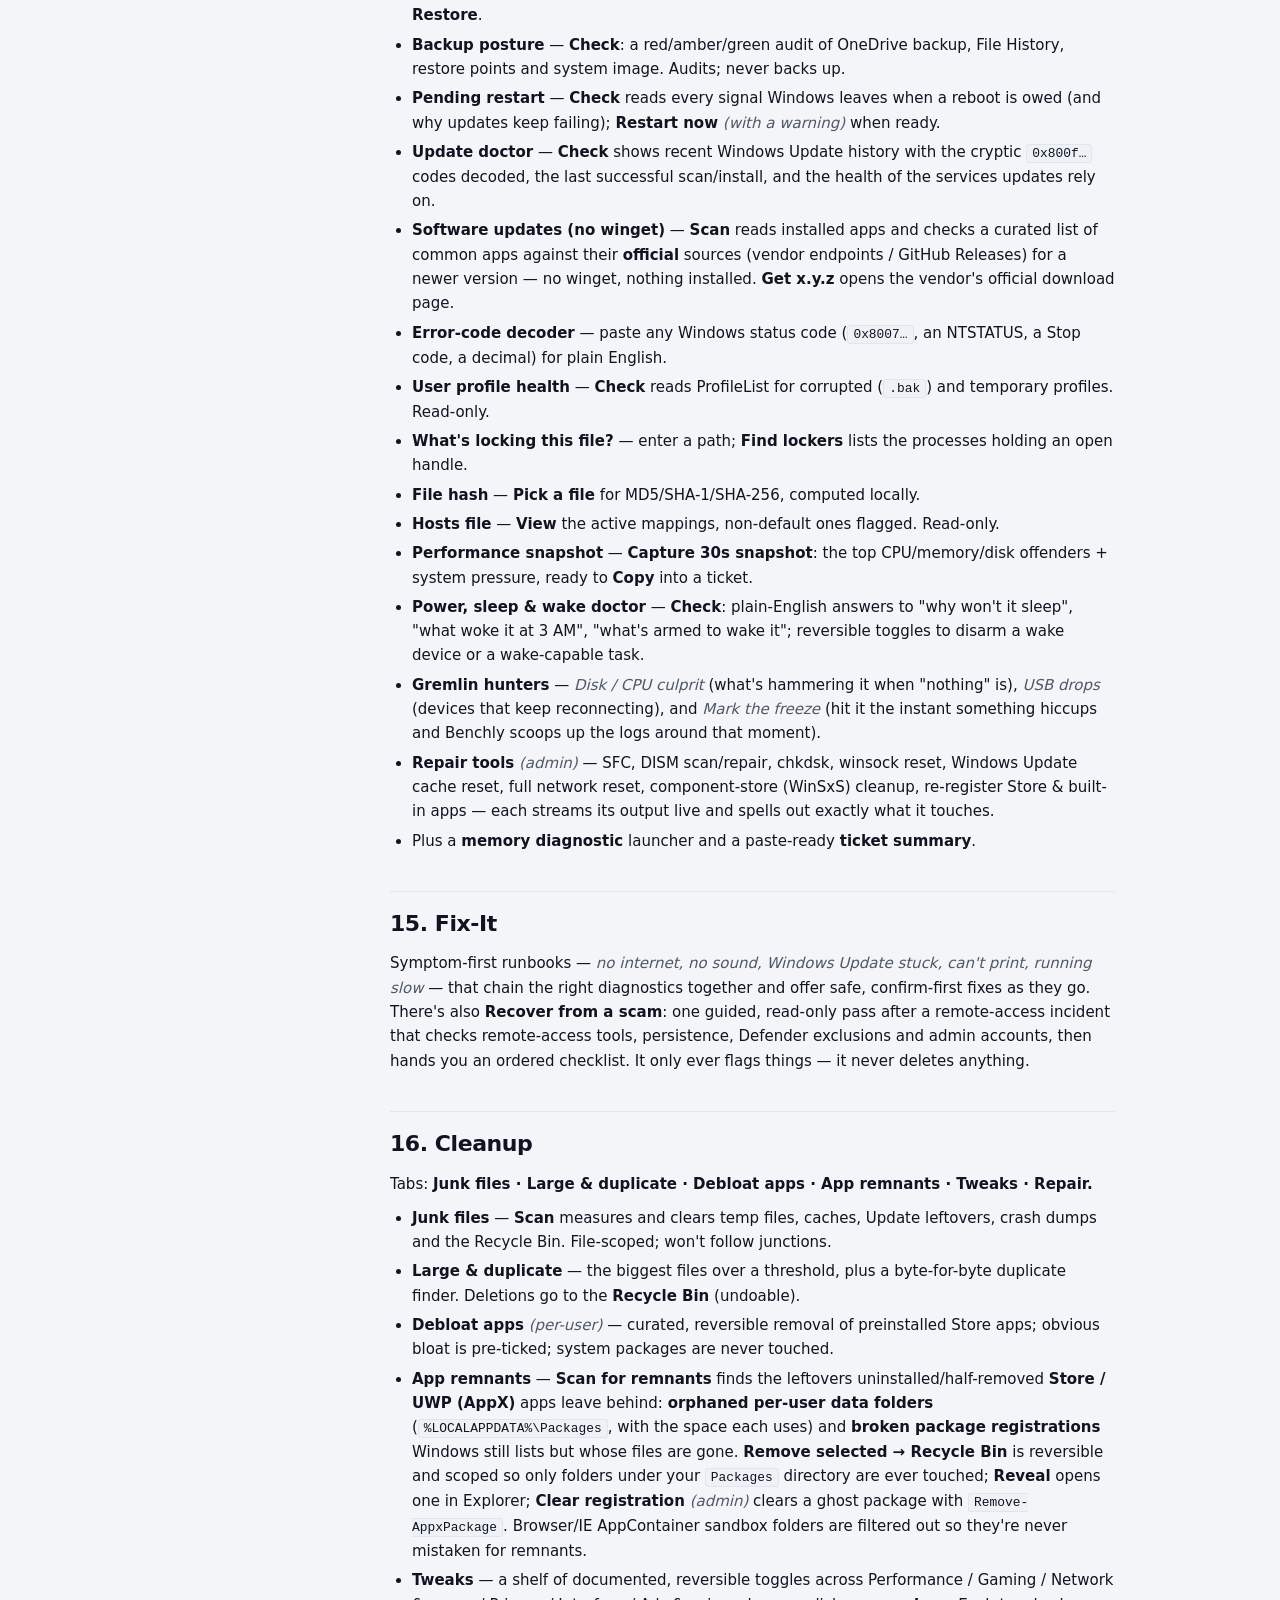
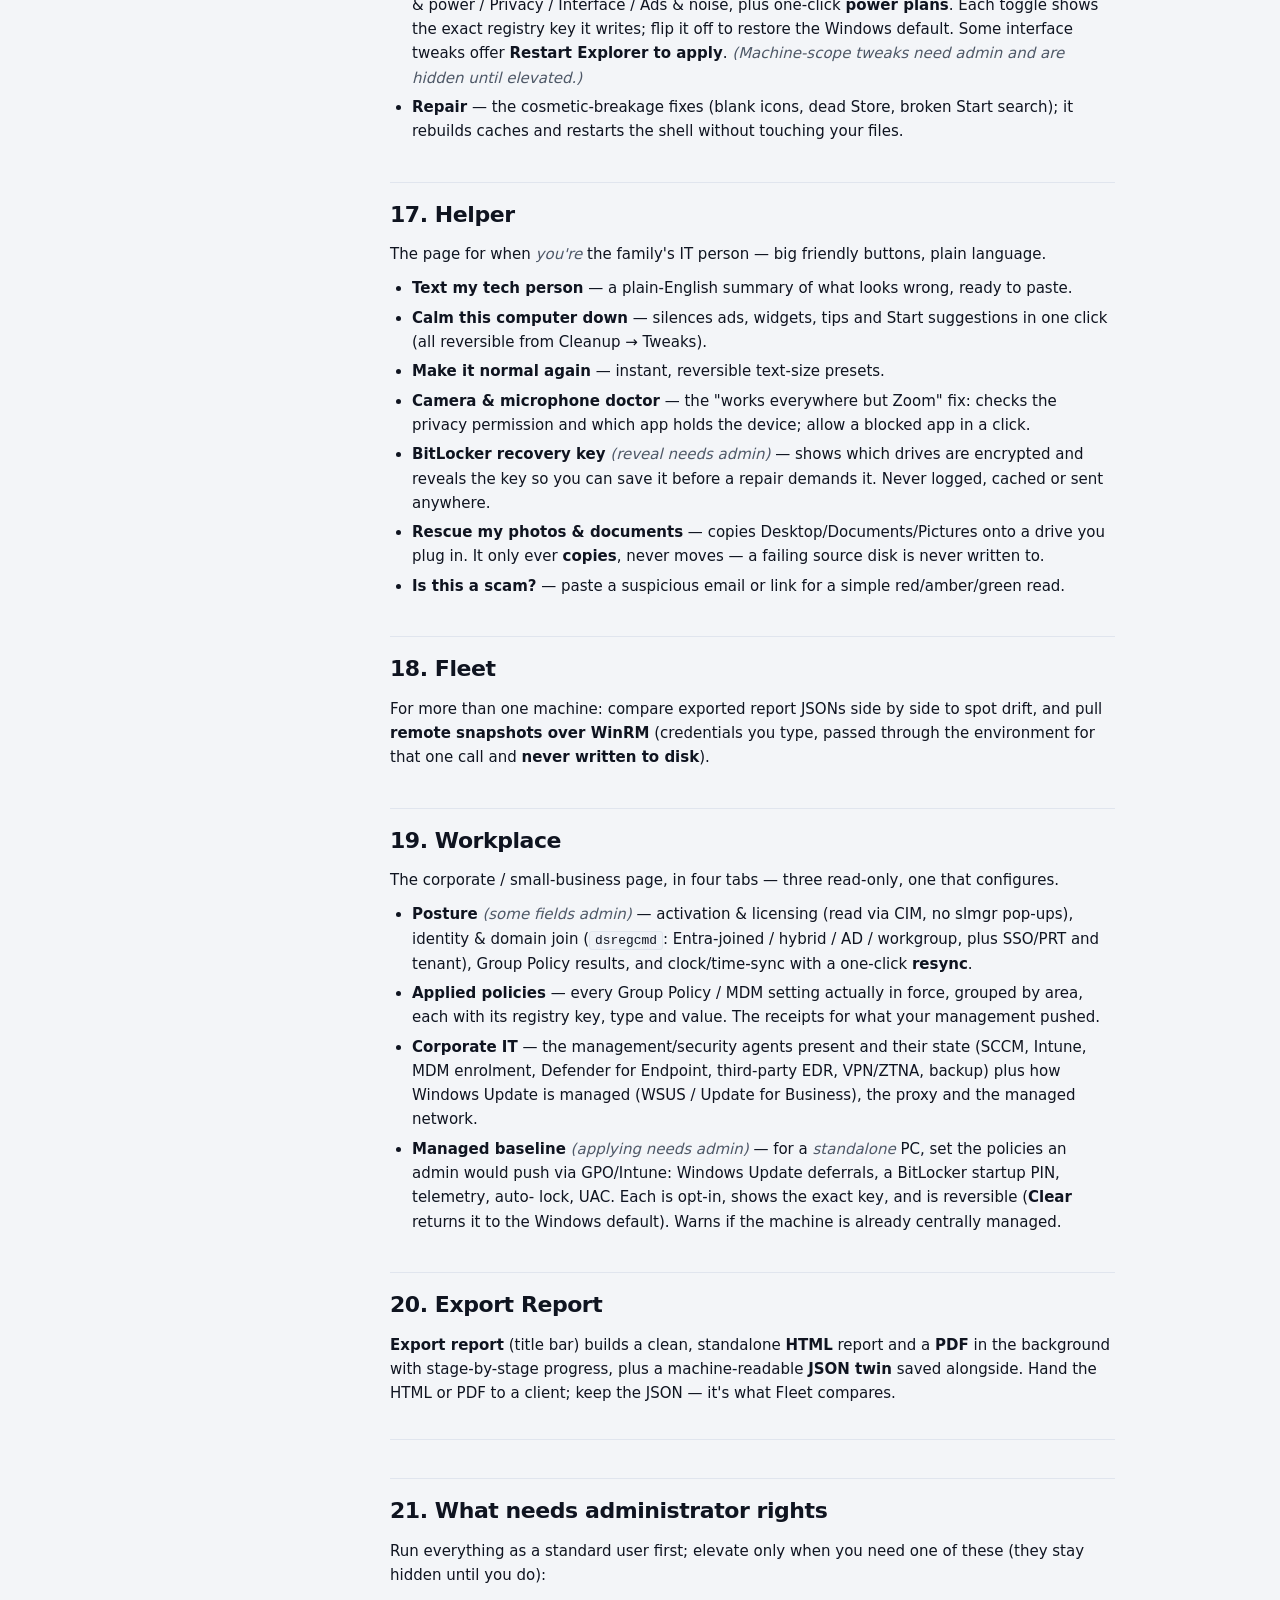
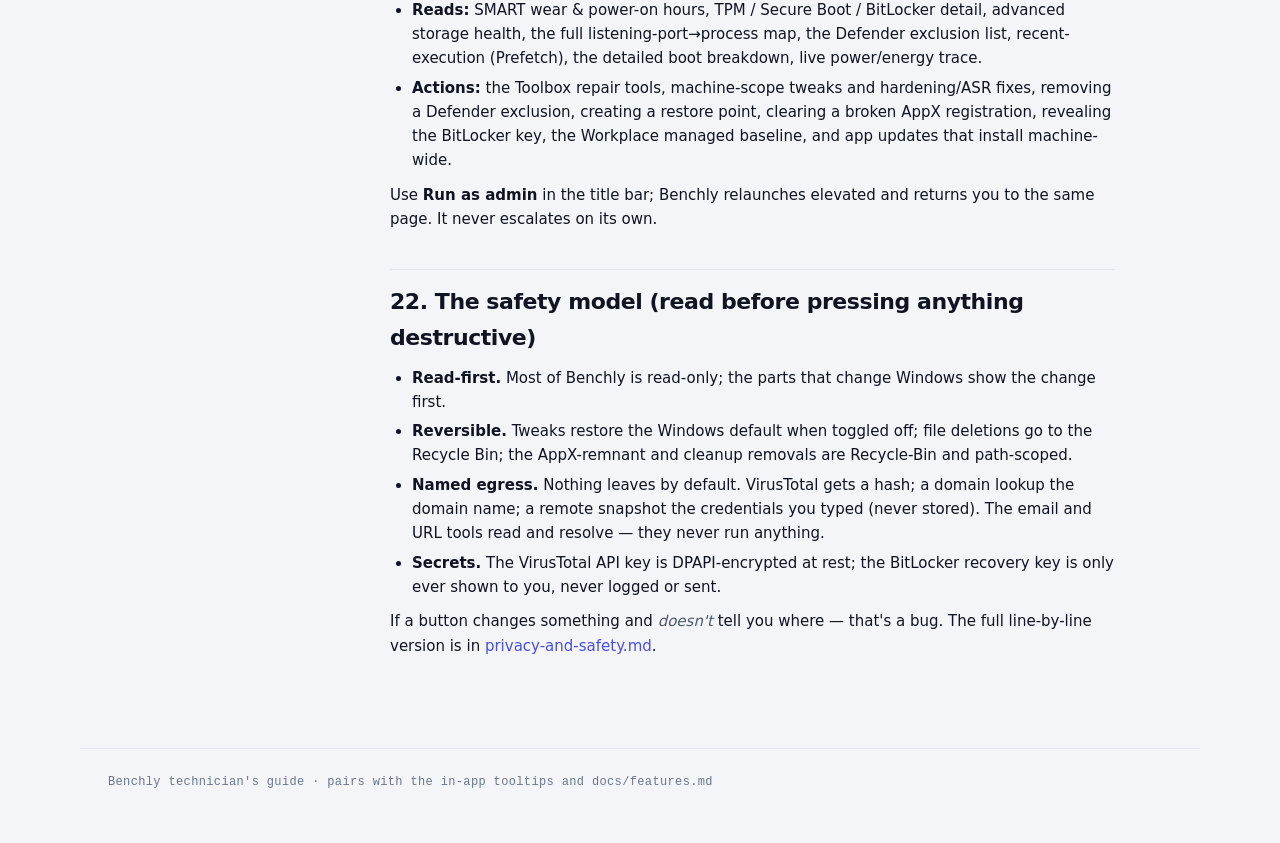
<file: docs/technician-guide.html>
<!doctype html>
<html lang="en">
<head>
<meta charset="utf-8">
<meta name="viewport" content="width=device-width, initial-scale=1">
<title>Benchly — Technician's Guide</title>
<style>
  :root{
    --canvas:#f3f5f8; --panel:#ffffff; --rule:#e0e5ee; --rule-2:#ccd3df;
    --t1:#0f1420; --t2:#4e5867; --t3:#6b7688;
    --accent:#4a4de6; --accent-2:#3d40d6; --accent-bg:rgba(74,77,230,.08);
    --ok:#0f9c68; --warn:#b9760f; --crit:#d63b41;
    --code-bg:#eef1f6;
    --sans:"Segoe UI Variable Text","Segoe UI",-apple-system,system-ui,sans-serif;
    --mono:"Cascadia Mono","Cascadia Code",Consolas,ui-monospace,monospace;
  }
  @media (prefers-color-scheme:dark){
    :root{--canvas:#0c0e13;--panel:#12151c;--rule:#242b38;--rule-2:#333b4a;
      --t1:#eef1f6;--t2:#9aa5b6;--t3:#727c8c;--accent:#8286f8;--accent-2:#5d61f2;
      --accent-bg:rgba(93,97,242,.14);--ok:#38cf8b;--warn:#e6a13c;--crit:#f2555a;--code-bg:#0f1218;}
  }
  *{box-sizing:border-box}
  body{margin:0;background:var(--canvas);color:var(--t1);font-family:var(--sans);
    font-size:15px;line-height:1.62;-webkit-font-smoothing:antialiased}
  a{color:var(--accent);text-decoration:none} a:hover{text-decoration:underline}
  code,kbd{font-family:var(--mono);font-size:.86em;background:var(--code-bg);
    border:1px solid var(--rule);border-radius:3px;padding:1px 5px}
  pre{background:var(--code-bg);border:1px solid var(--rule);border-radius:4px;
    padding:14px 16px;overflow-x:auto} pre code{background:none;border:0;padding:0}

  .top{background:var(--panel);border-bottom:1px solid var(--rule);padding:26px 0}
  .top .in{max-width:1120px;margin:0 auto;padding:0 28px;display:flex;align-items:center;gap:14px}
  .mk{width:38px;height:38px;border-radius:4px;background:var(--accent);color:#fff;flex:none;
    display:grid;place-items:center}
  .mk svg{width:22px;height:22px;stroke:currentColor;fill:none;stroke-width:2.4;stroke-linecap:round;stroke-linejoin:round}
  .top h1{margin:0;font-size:22px;font-weight:680;letter-spacing:-.01em}
  .top .sub{color:var(--t3);font-size:12.5px;font-family:var(--mono);letter-spacing:.04em;text-transform:uppercase}

  .wrap{max-width:1120px;margin:0 auto;padding:0 28px;display:grid;
    grid-template-columns:238px 1fr;gap:44px}
  .toc{position:sticky;top:0;align-self:start;max-height:100vh;overflow-y:auto;
    padding:28px 0;font-size:13px}
  .toc .lbl{font-family:var(--mono);font-size:10px;letter-spacing:.16em;text-transform:uppercase;
    color:var(--t3);padding:0 0 8px}
  .toc ul{list-style:none;margin:0;padding:0} .toc li{margin:0}
  .toc a{display:block;color:var(--t2);padding:5px 10px;border-left:2px solid var(--rule);line-height:1.35}
  .toc a:hover{color:var(--t1);border-left-color:var(--rule-2);text-decoration:none;background:var(--accent-bg)}

  .doc{padding:32px 0 80px;min-width:0;max-width:76ch}
  .doc h2{font-size:22px;font-weight:680;letter-spacing:-.02em;margin:38px 0 4px;
    padding-top:14px;border-top:1px solid var(--rule);scroll-margin-top:16px}
  .doc h2:first-of-type{border-top:0;margin-top:6px}
  .doc h3{font-size:16px;font-weight:660;margin:22px 0 6px;color:var(--t1)}
  .doc p{margin:10px 0} .doc ul,.doc ol{margin:10px 0;padding-left:22px} .doc li{margin:5px 0}
  .doc strong{color:var(--t1);font-weight:640}
  .doc em{color:var(--t2)}
  .doc hr{border:0;border-top:1px solid var(--rule);margin:34px 0}
  .doc blockquote{margin:14px 0;padding:2px 16px;border-left:3px solid var(--accent);color:var(--t2)}
  .doc table{border-collapse:collapse;width:100%;margin:14px 0;font-size:14px;
    display:block;overflow-x:auto}
  .doc th,.doc td{border:1px solid var(--rule);padding:8px 12px;text-align:left;vertical-align:top}
  .doc th{background:var(--code-bg);font-weight:640;font-family:var(--mono);font-size:11px;
    letter-spacing:.05em;text-transform:uppercase;color:var(--t3)}

  .foot{max-width:1120px;margin:0 auto;padding:24px 28px 60px;color:var(--t3);font-size:12px;
    font-family:var(--mono);letter-spacing:.03em;border-top:1px solid var(--rule)}

  @media (max-width:860px){.wrap{grid-template-columns:1fr;gap:0}.toc{display:none}}
  @media print{
    body{background:#fff;color:#000;font-size:11pt}
    .toc,.top{display:none} .wrap{display:block;max-width:none;padding:0}
    .doc{max-width:none;padding:0} .doc h2{border-top:1px solid #ccc}
    a{color:#000;text-decoration:none} pre,code,kbd,.doc th{background:#f4f4f4}
  }
</style>
</head>
<body>
<header class="top"><div class="in">
  <span class="mk"><svg viewBox="0 0 24 24"><path d="M4 13l5 5 5-5M9 18V5"/></svg></span>
  <div><h1>Benchly — Technician's Guide</h1>
  <div class="sub">Every screen, every button · what needs admin · read-first by design</div></div>
</div></header>
<div class="wrap">
  <nav class="toc"><div class="lbl">Contents</div><div class="toc">
<ul>
<li><a href="#1-the-two-rules-benchly-runs-on">1. The two rules Benchly runs on</a></li>
<li><a href="#2-getting-it-running">2. Getting it running</a></li>
<li><a href="#3-navigation-appearance">3. Navigation &amp; appearance</a></li>
<li><a href="#4-dashboard">4. Dashboard</a></li>
<li><a href="#5-system">5. System</a></li>
<li><a href="#6-storage">6. Storage</a></li>
<li><a href="#7-network">7. Network</a></li>
<li><a href="#8-processes">8. Processes</a></li>
<li><a href="#9-software">9. Software</a></li>
<li><a href="#10-devices">10. Devices</a></li>
<li><a href="#11-security">11. Security</a></li>
<li><a href="#12-health-audit">12. Health audit</a></li>
<li><a href="#13-event-log">13. Event log</a></li>
<li><a href="#14-toolbox">14. Toolbox</a></li>
<li><a href="#15-fix-it">15. Fix-It</a></li>
<li><a href="#16-cleanup">16. Cleanup</a></li>
<li><a href="#17-helper">17. Helper</a></li>
<li><a href="#18-fleet">18. Fleet</a></li>
<li><a href="#19-workplace">19. Workplace</a></li>
<li><a href="#20-export-report">20. Export Report</a></li>
<li><a href="#21-what-needs-administrator-rights">21. What needs administrator rights</a></li>
<li><a href="#22-the-safety-model-read-before-pressing-anything-destructive">22. The safety model (read before pressing anything destructive)</a></li>
</ul>
</div>
</nav>
  <main class="doc"><p>The full walkthrough: every screen, what each tab and button does, and what needs
administrator rights. Written for the person with the machine on the bench — hand it to a
junior, or keep it open while you work. For the highlights, the <a href="../README.md">README</a> has
those; for the exact "what changes / what leaves the machine" detail, see
<a href="privacy-and-safety.md">privacy-and-safety.md</a>.</p>
<hr />
<h2 id="1-the-two-rules-benchly-runs-on">1. The two rules Benchly runs on</h2>
<p>Everything below rests on two promises, because Benchly is built to run on machines you don't
own:</p>
<ol>
<li><strong>Every change is spelled out before it happens.</strong> A repair tool names the exact paths and
   services it will touch. A tweak shows the precise registry key it writes. A destructive
   action lists what it will remove <em>before</em> you confirm — and most of it is reversible.</li>
<li><strong>Nothing leaves the machine quietly.</strong> By default nothing leaves at all. The handful of
   network features (VirusTotal, domain lookup, update check…) are named where you use them and
   send the bare minimum — a file's SHA-256, never the file itself.</li>
</ol>
<p>No telemetry, no account, no background service. Benchly does nothing on its own; everything
that happens is something you clicked.</p>
<h2 id="2-getting-it-running">2. Getting it running</h2>
<ul>
<li><strong>Portable</strong> — <code>Benchly-x.y.z-portable.exe</code> is one file. Run it off a desktop, a share or a
  USB stick; it leaves nothing behind but its settings in <code>%APPDATA%\Benchly</code>.</li>
<li><strong>Installer</strong> — <code>Benchly-Setup-x.y.z.exe</code> adds a Start-menu entry and a clean uninstaller.</li>
<li>Runs on <strong>Windows 10 / 11 (64-bit)</strong> on the WebView2 runtime (already present on current
  builds; a stripped LTSC image gets prompted to install it once).</li>
</ul>
<h3 id="the-window-at-a-glance">The window at a glance</h3>
<ul>
<li><strong>Title bar</strong> shows the machine name, OS, uptime, and a <strong>session badge</strong>: <strong>Standard</strong> or
  <strong>Elevated</strong>.</li>
<li><strong>Run as admin</strong> (title bar) relaunches Benchly elevated and drops you back on the same page.</li>
<li><strong>⊘ Appearance</strong> (title bar) switches the look and accent — see §3.</li>
<li><strong>Export report</strong> (title bar) builds a client-ready report — see §21.</li>
<li>The <strong>version number</strong> (bottom-left) opens "What's new"; a dot means there's an unread entry.</li>
</ul>
<h3 id="standard-vs-elevated-the-hide-until-elevated-model">Standard vs. elevated — the hide-until-elevated model</h3>
<p>Benchly runs fine as a standard user, but Windows keeps some things behind admin rights: SMART
drive wear, BitLocker/TPM/Secure Boot detail, the full port→process map, the repair tools, and
machine-wide tweaks. <strong>Until you elevate, those features are <em>hidden</em> — not greyed-out and
teasing.</strong> So the standard view only ever shows what you can actually use. Click <strong>Run as
admin</strong> to reveal the rest. Nothing ever escalates on its own. Throughout this guide, <em>(admin)</em>
marks something that appears or works only when elevated.</p>
<h2 id="3-navigation-appearance">3. Navigation &amp; appearance</h2>
<table>
<thead>
<tr>
<th>How</th>
<th>What it does</th>
</tr>
</thead>
<tbody>
<tr>
<td><strong>Left rail</strong></td>
<td>Every page is one click.</td>
</tr>
<tr>
<td><strong>Number keys 1–9</strong></td>
<td>Jump to the first nine pages; <strong>0</strong> lands on the Toolbox.</td>
</tr>
<tr>
<td><strong>Ctrl + K</strong></td>
<td>The command palette — fuzzy-search every page <em>and</em> action by name, then Enter.</td>
</tr>
<tr>
<td><strong>/</strong></td>
<td>Focus the current page's filter box · <strong>Esc</strong> clears it.</td>
</tr>
<tr>
<td><strong>Hover anything</strong></td>
<td>Every control has a plain-English tooltip explaining it before you click.</td>
</tr>
<tr>
<td><strong>Click-to-copy</strong></td>
<td>Serials, MACs, IPs, hashes — click to copy.</td>
</tr>
</tbody>
</table>
<p><strong>Appearance (⊘ in the title bar).</strong> Four themes, switched live: <strong>Precision</strong> (the default —
an editorial, instrument-panel look with a <strong>pick-your-own accent</strong>: Iris, Coral, Amber or
Teal), <strong>Graphite</strong> (the original flat-dark theme, kept pixel-for-pixel), <strong>Frosted Glass</strong>
(glass over a gradient you can recolour), and <strong>Chevron</strong> (warm amber, all-lowercase). Your
theme and accent are remembered. You can also boot straight into one with <code>--theme graphite</code>
(or <code>frost</code> / <code>chevron</code>) and onto a page with <code>--page &lt;name&gt;</code>.</p>
<hr />
<h2 id="4-dashboard">4. Dashboard</h2>
<p>Your ten-second glance — the stuff you check before you've sat down.</p>
<ul>
<li><strong>Live vitals</strong> — CPU, RAM, disk I/O and network, each on a one-second sparkline (the loop
  pauses when the window's hidden).</li>
<li><strong>Status pills</strong> (top) — uptime, C: free, memory, antivirus, disks, updates, pending-reboot.</li>
<li><strong>Health ring</strong> — the same score the Health Audit computes, with a grade; <strong>Details ›</strong> jumps
  to Health audit.</li>
<li><strong>Logical cores</strong> — every thread's load at a glance.</li>
<li><strong>Top processes</strong> — what's eating CPU/RAM now; <strong>All ›</strong> jumps to Processes.</li>
<li><strong>At a glance / Volumes</strong> — machine summary; click a volume bar to drop into the space analyzer.</li>
</ul>
<h2 id="5-system">5. System</h2>
<p>The deep inventory — everything the machine actually <em>is</em>. Make/model/serial, OS edition and
build, CPU with live clocks, <strong>every RAM module</strong> on its own row (slot, size, speed, part
number), GPUs, monitor EDID, motherboard, BIOS/UEFI, Secure Boot, TPM.</p>
<ul>
<li><strong>Live sensors</strong> <em>(fuller with admin)</em> — GPU temp/load/VRAM/power, disk temperatures, ACPI
  thermal zones, CPU core temps when a LibreHardwareMonitor bridge is running (it says so
  honestly when one isn't).</li>
<li><strong>GPU stability &amp; throttle</strong> — <strong>Check</strong> runs live clocks, the <em>reason</em> the GPU is throttling
  now, and a 30-day history of driver resets (TDRs). The honest "is my overclock stable?"</li>
<li><strong>Display refresh</strong> — flags a monitor left below its best refresh rate (the "144 Hz panel
  parked at 60").</li>
<li><strong>Virtualization</strong> — WSL distros + memory cap, ballooning WSL/Docker <code>.vhdx</code> files (with an
  optional non-destructive compact), Hyper-V switches, hardware-virtualization state.</li>
<li><strong>Battery &amp; power efficiency</strong> <em>(the energy trace needs admin)</em> — wear, cycle count, and a
  <code>powercfg /energy</code> trace naming what's hurting efficiency.</li>
<li><strong>Environment &amp; PATH</strong> — flags every PATH entry pointing at a missing folder, a duplicate, or
  a stray quote; <strong>Clean</strong> removes the broken/duplicate entries (prior value backed up first).</li>
<li><strong>Installed runtimes</strong> — the .NET / VC++ / DirectX a program quietly needs, in one place.</li>
</ul>
<h2 id="6-storage">6. Storage</h2>
<ul>
<li><strong>Physical disks</strong> — model, bus, and <strong>real SMART health</strong>: temperature, wear, power-on hours
  <em>(wear and hours need admin)</em>.</li>
<li><strong>SMART attributes</strong> <em>(on demand)</em> — the raw self-monitoring counters, reallocated/pending/
  uncorrectable sectors flagged. SATA/ATA mostly; NVMe rarely exposes them.</li>
<li><strong>Drive health forecast</strong> — <strong>trends</strong> wear and creeping read/write errors over time and scores
  each drive's risk, so you swap a dying disk before it takes the data. A small history lives in
  <code>%APPDATA%\Benchly\history</code>.</li>
<li><strong>Advanced storage health</strong> <em>(some fields admin)</em> — whether TRIM is running, Storage Spaces
  pool health, reliability counters, shadow-copy space in use, the filesystem dirty bit.</li>
<li><strong>Volumes + space analyzer</strong> — capacity and file system per volume. Click <strong>analyze</strong> for a
  <strong>treemap</strong> (folders sized by disk use and tinted by content type), a <strong>File types</strong> by-
  extension view, and a <strong>List</strong> view with reveal-in-Explorer on every row.</li>
</ul>
<h2 id="7-network">7. Network</h2>
<p>Adapter and Wi-Fi detail, <strong>Show public IP</strong> on request, quick-target chips for gateway/DNS.</p>
<ul>
<li><strong>Tools</strong> (each logs to a copyable console): <strong>ping · traceroute · DNS lookup · port test ·
  active connections · flush DNS</strong>, plus a WAN <strong>speed test</strong> (Cloudflare).</li>
<li><strong>Bufferbloat test</strong> — <strong>Run</strong> measures latency idle vs. saturated and grades the gap (why a
  call stutters when someone starts a download).</li>
<li><strong>Domain &amp; website lookup</strong> — type any domain/URL, <strong>Look up</strong> returns a trust verdict:
  WHOIS/RDAP (registrar, age, expiry, abuse contact), DNS with SPF/DMARC, the resolved IP's host
  and country, a live TLS certificate read, and optional VirusTotal reputation. Only the domain
  name leaves the machine.</li>
<li><strong>URL / redirect unmasker</strong> — expands a shortened link hop-by-hop to show where it really
  lands, <strong>without running the page's scripts</strong>.</li>
<li><strong>Wi-Fi analyzer</strong> — nearby networks with signal (%/dBm), band, and 2.4 GHz channel congestion.</li>
<li><strong>LAN toolkit</strong> — subnet scanner (ping sweep + ARP + reverse DNS + vendor lookup), saved-
  machine Wake-on-LAN, DHCP/DNS health.</li>
<li><strong>Sharing &amp; firewall</strong> — spot a connection left on <strong>Public</strong> and flip it to <strong>Private</strong> in a
  click; the firewall's per-profile state and enabled inbound <em>allow</em> rules (anything running
  from a user-writable folder is flagged; a rule can be disabled, confirmed and reversible);
  mapped network drives and Credential Manager entries (<strong>names/types only — passwords are never
  read</strong>); the DNS resolver cache and the Winsock/LSP catalog (third-party layered providers
  flagged).</li>
</ul>
<h2 id="8-processes">8. Processes</h2>
<p>A live table you can sort by any column and <strong>filter</strong> as you type, with <strong>end-task on hover</strong>.
Click a row for a Process-Explorer-style drawer: loaded modules, open handles, the network
connections it owns, and the full command line. <strong>Pause</strong> freezes the refresh for reading.</p>
<h2 id="9-software">9. Software</h2>
<p>Installed apps (read straight from the registry), in tabs:</p>
<ul>
<li><strong>Installed</strong> — every app with version, publisher, install date, size.</li>
<li><strong>Startup</strong> — Run-key and Startup-folder entries with on/off state and an estimated boot impact.</li>
<li><strong>Services</strong> — running first, then automatic-but-stopped.</li>
<li><strong>Hotfixes</strong> — installed updates (falls back to the Windows Update history when QFE is empty).</li>
<li><strong>Scheduled tasks</strong> — non-Microsoft tasks, failures first.</li>
<li><strong>Browser extensions</strong> — across Chrome/Edge/Brave/Firefox.</li>
<li><strong>Pending updates</strong> — what Windows Update has queued.</li>
<li><strong>App updates</strong> — <strong>Check</strong> finds newer versions of your installed apps via <strong>winget</strong> and
  updates them individually or all at once, with live output. (For machines where winget is
  blocked, use <strong>Cleanup → App remnants</strong>' sibling: the winget-free <strong>Software updates</strong> check in
  the Toolbox — §17 — which checks official sources instead.)</li>
</ul>
<h2 id="10-devices">10. Devices</h2>
<ul>
<li><strong>Problem devices</strong> — the yellow-bang list, with Configuration-Manager error codes decoded
  into plain English.</li>
<li><strong>Driver audit</strong> — third-party drivers, old/duplicate flagged.</li>
<li><strong>USB device history</strong> — everything ever plugged in, serials and all.</li>
<li><strong>Printer doctor</strong> — catches "offline" printers, spots one that grabbed a new DHCP IP (it
  pings to check), flags duplicate drivers; <strong>bring back online</strong> or <strong>print a test page</strong>.</li>
<li><strong>Audio device doctor</strong> — playback/recording endpoints with state, the two audio services, and
  a one-click <strong>restart</strong> of them.</li>
</ul>
<h2 id="11-security">11. Security</h2>
<p>The trust hub, in tabs:</p>
<ul>
<li><strong>Overview</strong> — every registered antivirus via Security Center (so a third-party AV shows
  active, not "nothing's protecting this PC"), plus firewall / BitLocker / UAC / Secure Boot /
  TPM at a glance.</li>
<li><strong>Autoruns</strong> — the full autostart map (Run keys, Winlogon, IFEO, services, scheduled tasks,
  WMI consumers…), each target signature-checked, unsigned entries in dodgy paths floated up.
  One-click <strong>VirusTotal</strong> on any of them (hash only).</li>
<li><strong>Browser hijack</strong> — hosts-file tampering, system proxy/PAC, and per-browser homepage and
  default-search hijacks.</li>
<li><strong>Remote access</strong> — installed/running remote-access tools and the local admin accounts worth
  reviewing after a suspected scam.</li>
<li><strong>Root certificates</strong> — audits the trusted-root store for interception/adware roots and
  unrecognised self-signed CAs, with weak-key/old-signature notes. Runs on open; <strong>Re-scan</strong> to
  refresh.</li>
<li><strong>Listening ports</strong> — every port the machine accepts connections on, the process behind it, and
  whether it's signed; unsigned listeners on a network interface are flagged. <em>(The full
  process map is richest with admin.)</em></li>
<li><strong>Persistence &amp; exclusions</strong> <em>(some reads admin)</em> — the hiding spots a plain autoruns view
  misses: WMI event subscriptions, services/tasks running from suspicious places or encoded
  PowerShell, the <strong>Defender exclusion list</strong>, and what's run recently (Prefetch). Ranked
  context, never a verdict — nothing is auto-removed.</li>
<li><strong>Hardening</strong> — a scorecard of high-value checks (LLMNR, SMBv1, AutoRun, NLA, PowerShell
  logging, Guest account, PUA protection…) scored out of 100, each with a reversible one-click
  fix that spells out what it changes <em>(applying needs admin)</em>. Alongside it, the key <strong>Attack
  Surface Reduction</strong> rules can be set to <strong>Audit</strong> (log-only) then <strong>Block</strong>.</li>
<li><strong>Email headers</strong> — paste raw headers, <strong>Analyze</strong> rebuilds the delivery path, finds the
  originating IP, reads SPF/DKIM/DMARC and points out the classic spoofing tells. All local.</li>
<li><strong>VirusTotal</strong> — hash a local file or paste a hash; the file never leaves, only its SHA-256.</li>
</ul>
<h2 id="12-health-audit">12. Health audit</h2>
<p>Fourteen weighted checks across <strong>Security / Maintenance / Resources</strong>, rolled into a score out
of 100 and a grade. A pass earns full marks, a warning half, a fail nothing; anything that
can't run (no admin, no battery) is left out rather than counted against you. Each failure has a
one-click jump to the right Windows setting. <strong>Refresh</strong> re-runs it.</p>
<h2 id="13-event-log">13. Event log</h2>
<ul>
<li><strong>Triage summary</strong> — events grouped by source and explained in plain English ("your disk
  reported three bad sectors", not "Event ID 7"), with remediation links.</li>
<li><strong>Raw log</strong> — with level filters and a time-range selector.</li>
<li><strong>Crashes &amp; BSODs</strong> — bugchecks with the Stop code named, dirty shutdowns, app crashes grouped
  by faulting module, plus the minidump suspects.</li>
<li><strong>Reliability timeline</strong> — Windows' own stability index charted against crashes and updates.</li>
<li><strong>Boot time</strong> <em>(the detailed breakdown needs admin)</em> — how long recent boots took, the apps/
  drivers/services Windows blamed, Fast Startup state, and a trend.</li>
</ul>
<h2 id="14-toolbox">14. Toolbox</h2>
<p>The repair bench.</p>
<ul>
<li><strong>Restore point</strong> — <strong>Create restore point</strong> <em>(admin)</em> before making changes; <strong>Open System
  Restore</strong>.</li>
<li><strong>Backup posture</strong> — <strong>Check</strong>: a red/amber/green audit of OneDrive backup, File History,
  restore points and system image. Audits; never backs up.</li>
<li><strong>Pending restart</strong> — <strong>Check</strong> reads every signal Windows leaves when a reboot is owed (and
  why updates keep failing); <strong>Restart now</strong> <em>(with a warning)</em> when ready.</li>
<li><strong>Update doctor</strong> — <strong>Check</strong> shows recent Windows Update history with the cryptic <code>0x800f…</code>
  codes decoded, the last successful scan/install, and the health of the services updates rely on.</li>
<li><strong>Software updates (no winget)</strong> — <strong>Scan</strong> reads installed apps and checks a curated list of
  common apps against their <strong>official</strong> sources (vendor endpoints / GitHub Releases) for a newer
  version — no winget, nothing installed. <strong>Get x.y.z</strong> opens the vendor's official download page.</li>
<li><strong>Error-code decoder</strong> — paste any Windows status code (<code>0x8007…</code>, an NTSTATUS, a Stop code, a
  decimal) for plain English.</li>
<li><strong>User profile health</strong> — <strong>Check</strong> reads ProfileList for corrupted (<code>.bak</code>) and temporary
  profiles. Read-only.</li>
<li><strong>What's locking this file?</strong> — enter a path; <strong>Find lockers</strong> lists the processes holding an
  open handle.</li>
<li><strong>File hash</strong> — <strong>Pick a file</strong> for MD5/SHA-1/SHA-256, computed locally.</li>
<li><strong>Hosts file</strong> — <strong>View</strong> the active mappings, non-default ones flagged. Read-only.</li>
<li><strong>Performance snapshot</strong> — <strong>Capture 30s snapshot</strong>: the top CPU/memory/disk offenders + system
  pressure, ready to <strong>Copy</strong> into a ticket.</li>
<li><strong>Power, sleep &amp; wake doctor</strong> — <strong>Check</strong>: plain-English answers to "why won't it sleep",
  "what woke it at 3 AM", "what's armed to wake it"; reversible toggles to disarm a wake device
  or a wake-capable task.</li>
<li><strong>Gremlin hunters</strong> — <em>Disk / CPU culprit</em> (what's hammering it when "nothing" is), <em>USB drops</em>
  (devices that keep reconnecting), and <em>Mark the freeze</em> (hit it the instant something hiccups
  and Benchly scoops up the logs around that moment).</li>
<li><strong>Repair tools</strong> <em>(admin)</em> — SFC, DISM scan/repair, chkdsk, winsock reset, Windows Update cache
  reset, full network reset, component-store (WinSxS) cleanup, re-register Store &amp; built-in apps
  — each streams its output live and spells out exactly what it touches.</li>
<li>Plus a <strong>memory diagnostic</strong> launcher and a paste-ready <strong>ticket summary</strong>.</li>
</ul>
<h2 id="15-fix-it">15. Fix-It</h2>
<p>Symptom-first runbooks — <em>no internet, no sound, Windows Update stuck, can't print, running
slow</em> — that chain the right diagnostics together and offer safe, confirm-first fixes as they
go. There's also <strong>Recover from a scam</strong>: one guided, read-only pass after a remote-access
incident that checks remote-access tools, persistence, Defender exclusions and admin accounts,
then hands you an ordered checklist. It only ever flags things — it never deletes anything.</p>
<h2 id="16-cleanup">16. Cleanup</h2>
<p>Tabs: <strong>Junk files · Large &amp; duplicate · Debloat apps · App remnants · Tweaks · Repair.</strong></p>
<ul>
<li><strong>Junk files</strong> — <strong>Scan</strong> measures and clears temp files, caches, Update leftovers, crash dumps
  and the Recycle Bin. File-scoped; won't follow junctions.</li>
<li><strong>Large &amp; duplicate</strong> — the biggest files over a threshold, plus a byte-for-byte duplicate
  finder. Deletions go to the <strong>Recycle Bin</strong> (undoable).</li>
<li><strong>Debloat apps</strong> <em>(per-user)</em> — curated, reversible removal of preinstalled Store apps; obvious
  bloat is pre-ticked; system packages are never touched.</li>
<li><strong>App remnants</strong> — <strong>Scan for remnants</strong> finds the leftovers uninstalled/half-removed <strong>Store /
  UWP (AppX)</strong> apps leave behind: <strong>orphaned per-user data folders</strong> (<code>%LOCALAPPDATA%\Packages</code>,
  with the space each uses) and <strong>broken package registrations</strong> Windows still lists but whose
  files are gone. <strong>Remove selected → Recycle Bin</strong> is reversible and scoped so only folders under
  your <code>Packages</code> directory are ever touched; <strong>Reveal</strong> opens one in Explorer; <strong>Clear
  registration</strong> <em>(admin)</em> clears a ghost package with <code>Remove-AppxPackage</code>. Browser/IE
  AppContainer sandbox folders are filtered out so they're never mistaken for remnants.</li>
<li><strong>Tweaks</strong> — a shelf of documented, reversible toggles across Performance / Gaming / Network &amp;
  power / Privacy / Interface / Ads &amp; noise, plus one-click <strong>power plans</strong>. Each toggle shows the
  exact registry key it writes; flip it off to restore the Windows default. Some interface tweaks
  offer <strong>Restart Explorer to apply</strong>. <em>(Machine-scope tweaks need admin and are hidden until
  elevated.)</em></li>
<li><strong>Repair</strong> — the cosmetic-breakage fixes (blank icons, dead Store, broken Start search); it
  rebuilds caches and restarts the shell without touching your files.</li>
</ul>
<h2 id="17-helper">17. Helper</h2>
<p>The page for when <em>you're</em> the family's IT person — big friendly buttons, plain language.</p>
<ul>
<li><strong>Text my tech person</strong> — a plain-English summary of what looks wrong, ready to paste.</li>
<li><strong>Calm this computer down</strong> — silences ads, widgets, tips and Start suggestions in one click
  (all reversible from Cleanup → Tweaks).</li>
<li><strong>Make it normal again</strong> — instant, reversible text-size presets.</li>
<li><strong>Camera &amp; microphone doctor</strong> — the "works everywhere but Zoom" fix: checks the privacy
  permission and which app holds the device; allow a blocked app in a click.</li>
<li><strong>BitLocker recovery key</strong> <em>(reveal needs admin)</em> — shows which drives are encrypted and reveals
  the key so you can save it before a repair demands it. Never logged, cached or sent anywhere.</li>
<li><strong>Rescue my photos &amp; documents</strong> — copies Desktop/Documents/Pictures onto a drive you plug in.
  It only ever <strong>copies</strong>, never moves — a failing source disk is never written to.</li>
<li><strong>Is this a scam?</strong> — paste a suspicious email or link for a simple red/amber/green read.</li>
</ul>
<h2 id="18-fleet">18. Fleet</h2>
<p>For more than one machine: compare exported report JSONs side by side to spot drift, and pull
<strong>remote snapshots over WinRM</strong> (credentials you type, passed through the environment for that
one call and <strong>never written to disk</strong>).</p>
<h2 id="19-workplace">19. Workplace</h2>
<p>The corporate / small-business page, in four tabs — three read-only, one that configures.</p>
<ul>
<li><strong>Posture</strong> <em>(some fields admin)</em> — activation &amp; licensing (read via CIM, no slmgr pop-ups),
  identity &amp; domain join (<code>dsregcmd</code>: Entra-joined / hybrid / AD / workgroup, plus SSO/PRT and
  tenant), Group Policy results, and clock/time-sync with a one-click <strong>resync</strong>.</li>
<li><strong>Applied policies</strong> — every Group Policy / MDM setting actually in force, grouped by area, each
  with its registry key, type and value. The receipts for what your management pushed.</li>
<li><strong>Corporate IT</strong> — the management/security agents present and their state (SCCM, Intune, MDM
  enrolment, Defender for Endpoint, third-party EDR, VPN/ZTNA, backup) plus how Windows Update is
  managed (WSUS / Update for Business), the proxy and the managed network.</li>
<li><strong>Managed baseline</strong> <em>(applying needs admin)</em> — for a <em>standalone</em> PC, set the policies an admin
  would push via GPO/Intune: Windows Update deferrals, a BitLocker startup PIN, telemetry, auto-
  lock, UAC. Each is opt-in, shows the exact key, and is reversible (<strong>Clear</strong> returns it to the
  Windows default). Warns if the machine is already centrally managed.</li>
</ul>
<h2 id="20-export-report">20. Export Report</h2>
<p><strong>Export report</strong> (title bar) builds a clean, standalone <strong>HTML</strong> report and a <strong>PDF</strong> in the
background with stage-by-stage progress, plus a machine-readable <strong>JSON twin</strong> saved alongside.
Hand the HTML or PDF to a client; keep the JSON — it's what Fleet compares.</p>
<hr />
<h2 id="21-what-needs-administrator-rights">21. What needs administrator rights</h2>
<p>Run everything as a standard user first; elevate only when you need one of these (they stay
hidden until you do):</p>
<ul>
<li><strong>Reads:</strong> SMART wear &amp; power-on hours, TPM / Secure Boot / BitLocker detail, advanced storage
  health, the full listening-port→process map, the Defender exclusion list, recent-execution
  (Prefetch), the detailed boot breakdown, live power/energy trace.</li>
<li><strong>Actions:</strong> the Toolbox repair tools, machine-scope tweaks and hardening/ASR fixes, removing a
  Defender exclusion, creating a restore point, clearing a broken AppX registration, revealing the
  BitLocker key, the Workplace managed baseline, and app updates that install machine-wide.</li>
</ul>
<p>Use <strong>Run as admin</strong> in the title bar; Benchly relaunches elevated and returns you to the same
page. It never escalates on its own.</p>
<h2 id="22-the-safety-model-read-before-pressing-anything-destructive">22. The safety model (read before pressing anything destructive)</h2>
<ul>
<li><strong>Read-first.</strong> Most of Benchly is read-only; the parts that change Windows show the change
  first.</li>
<li><strong>Reversible.</strong> Tweaks restore the Windows default when toggled off; file deletions go to the
  Recycle Bin; the AppX-remnant and cleanup removals are Recycle-Bin and path-scoped.</li>
<li><strong>Named egress.</strong> Nothing leaves by default. VirusTotal gets a hash; a domain lookup the domain
  name; a remote snapshot the credentials you typed (never stored). The email and URL tools read
  and resolve — they never run anything.</li>
<li><strong>Secrets.</strong> The VirusTotal API key is DPAPI-encrypted at rest; the BitLocker recovery key is
  only ever shown to you, never logged or sent.</li>
</ul>
<p>If a button changes something and <em>doesn't</em> tell you where — that's a bug. The full line-by-line
version is in <a href="privacy-and-safety.md">privacy-and-safety.md</a>.</p></main>
</div>
<div class="foot">Benchly technician's guide · pairs with the in-app tooltips and docs/features.md</div>
</body>
</html>
</file>
<file: ui/css/app.css>
/* ============================================================
   Benchly — design system v2
   Flat surfaces, hairline borders, one accent, base-4 spacing,
   type scale 11/12/13/14/16/20/28, radii 6/10/999.
   ============================================================ */

:root {
  /* ============================================================
     Precision — the default design language (v2.15).
     Editorial / instrument: hairline rules, squared corners, a cool
     blue-grey neutral ramp, and ONE user-selectable accent (see the
     [data-accent] blocks below). Colour is reserved for meaning.
     Graphite / Frost / Chevron override these via html[data-theme].
     ============================================================ */
  /* surfaces — flat, cool ink */
  --canvas:  #0c0e13;
  --surface: #12151c;
  --raised:  #0f1218;
  --overlay: #161a22;

  /* hairlines — solid steel; the structural grammar of the whole UI */
  --border-1: #242b38;
  --border-2: #333b4a;
  --border-3: #3d4658;

  /* text tiers — cool ramp; text-3 kept AA-safe (~4.5:1) for body-size use */
  --text-1: #eef1f6;
  --text-2: #9aa5b6;
  --text-3: #727c8c;

  /* accent — IRIS by default; the picker swaps it via [data-accent] */
  --brand-grad: linear-gradient(45deg, #5d61f2 0%, #8286f8 100%);
  --accent: #5d61f2;
  --accent-text: #8286f8;
  --accent-bg: rgba(93, 97, 242, 0.14);
  --on-accent: #ffffff;

  /* status — desaturated, dark-tuned */
  --ok:   #38cf8b;  --ok-bg:   rgba(56, 207, 139, 0.12);
  --warn: #e6a13c;  --warn-bg: rgba(230, 161, 60, 0.12);
  --crit: #f2555a;  --crit-bg: rgba(242, 85, 90, 0.12);
  --crit-solid: #cf3f44;  --crit-solid-hover: #e0484d;  /* solid danger button */
  --info: #5d9bf2;  --info-bg: rgba(93, 155, 242, 0.12);
  --unk:  #7c8798;  --unk-bg:  rgba(124, 135, 152, 0.12);

  /* chart series */
  --cpu: #5d9bf2;
  --ram: #8286f8;
  --dsk: #e6a13c;
  --net: #38cf8b;

  --r1: 2px;       /* squared — controls, chips, inputs */
  --r2: 2px;       /* squared — cards, panels, modals */
  --r-pill: 999px; /* real pills / toggles only */

  /* overlays get a hairline ring, not a blur */
  --shadow-overlay: 0 0 0 1px var(--border-2);

  /* structural aliases — let Precision component CSS read like an instrument
     panel while every legacy token name keeps working unchanged */
  --panel:   var(--surface);
  --panel-2: var(--raised);
  --rule:    var(--border-1);
  --rule-2:  var(--border-2);
  --tick:    var(--text-3);

  --font: "Segoe UI Variable Text", "Segoe UI", system-ui, sans-serif;
  --font-display: "Bahnschrift", "Segoe UI Variable Display", "Segoe UI", system-ui, sans-serif;
  --mono: "Cascadia Mono", Consolas, monospace;
}

/* ===== user-selectable accent (Precision only; theme files set their own,
   and — loaded after this file — win under graphite/frost/chevron) ===== */
html[data-accent="coral"] { --accent:#ef8354; --accent-text:#f6a47f; --accent-bg:rgba(239,131,84,.14); --on-accent:#2a1206; --brand-grad:linear-gradient(45deg,#f0a35f,#ef8354); }
html[data-accent="amber"] { --accent:#d99a3c; --accent-text:#e8b25a; --accent-bg:rgba(217,154,60,.15); --on-accent:#241704; --brand-grad:linear-gradient(45deg,#e8b25a,#d99a3c); }
html[data-accent="teal"]  { --accent:#2bb6a0; --accent-text:#4fd0bb; --accent-bg:rgba(43,182,160,.15); --on-accent:#04201b; --brand-grad:linear-gradient(45deg,#3fcbb4,#2bb6a0); }

/* Precision flattening (base only): content cards don't float on hover, and the
   update bar drops its brand glow. Graphite/Frost/Chevron keep their own look. */
:root:not([data-theme]) .card.lift:hover { box-shadow: 0 0 0 1px var(--border-3); transform: none; }
:root:not([data-theme]) .upd-fill { box-shadow: none; }

/* accent-picker swatch dot */
.acc-dot { display: inline-block; width: 9px; height: 9px; border-radius: 2px; margin-right: 6px; vertical-align: -1px; }

* { box-sizing: border-box; margin: 0; padding: 0; }

html, body { height: 100%; }

body {
  font-family: var(--font);
  font-size: 13px;
  background: var(--canvas);
  color: var(--text-1);
  overflow: hidden;
  user-select: none;
  -webkit-font-smoothing: antialiased;
}

::-webkit-scrollbar { width: 10px; height: 10px; }
::-webkit-scrollbar-track { background: transparent; }
::-webkit-scrollbar-thumb {
  background: rgba(255, 255, 255, 0.12);
  border: 3px solid transparent;
  background-clip: content-box;
  border-radius: 5px;
}
::-webkit-scrollbar-thumb:hover { background: rgba(255, 255, 255, 0.22); border: 3px solid transparent; background-clip: content-box; }

:focus-visible { outline: 2px solid var(--accent); outline-offset: 2px; }

/* Hardening: anything that needs elevation is tagged .admin-only and stays hidden
   until the app is running elevated (body.elevated). Set in boot() from app_info. */
body:not(.elevated) .admin-only { display: none !important; }

/* ============ tooltip — one styled floating tip for any [data-tip] ============ */
#tooltip {
  position: fixed; z-index: 9999; pointer-events: none;
  max-width: 250px; padding: 6px 9px;
  background: var(--overlay); color: var(--text-1);
  border: 1px solid var(--border-2); border-radius: var(--r1);
  box-shadow: var(--shadow-overlay);
  font-size: 11.5px; line-height: 1.4;
  opacity: 0; transform: translateY(2px);
  transition: opacity 110ms ease-out, transform 110ms ease-out;
}
#tooltip.show { opacity: 1; transform: none; }

/* inline svg icons */
.ic { width: 16px; height: 16px; flex: none; stroke: currentColor; fill: none;
      stroke-width: 1.8; stroke-linecap: round; stroke-linejoin: round; }
.ic.sm { width: 14px; height: 14px; }

/* ============ layout ============ */
#app { display: flex; height: 100vh; }

/* ---- sidebar ---- */
#sidebar {
  width: 224px; flex: none;
  background: var(--surface);
  border-right: 1px solid var(--border-1);
  display: flex; flex-direction: column;
  padding: 16px 12px 12px;
}

.brand { display: flex; align-items: center; gap: 10px; padding: 4px 8px 16px; }
.brand .logo {
  width: 30px; height: 30px; border-radius: var(--r1); flex: none;
  background: var(--brand-grad);
  display: grid; place-items: center;
}
.brand .logo svg { width: 18px; height: 18px; stroke: #3a1808; }
.brand h1 {
  font-family: var(--font-display); font-size: 16px; font-weight: 600; letter-spacing: -0.01em;
  background: var(--brand-grad);
  -webkit-background-clip: text; background-clip: text;
  -webkit-text-fill-color: transparent; color: transparent;
}

#nav { display: flex; flex-direction: column; gap: 1px; flex: 1; }

.nav-item {
  display: flex; align-items: center; gap: 10px;
  padding: 8px 10px; border-radius: var(--r1);
  color: var(--text-2); cursor: pointer; border: none; background: none;
  font: inherit; font-size: 13px; text-align: left; width: 100%;
  transition: background 120ms ease-out, color 120ms ease-out;
  position: relative;
}
.nav-item .ic { color: var(--text-3); transition: color 120ms ease-out; }
.nav-item:hover { background: rgba(255, 255, 255, 0.04); color: var(--text-1); }
.nav-item:hover .ic { color: var(--text-2); }
.nav-item.active { background: var(--accent-bg); color: var(--text-1); font-weight: 500; }
.nav-item.active .ic { color: var(--accent-text); }
.nav-item .key {
  margin-left: auto; font-family: var(--mono); font-size: 11px; color: var(--text-3);
}

.side-foot {
  padding: 10px 8px 0; border-top: 1px solid var(--border-1);
  font-size: 11px; color: var(--text-3);
  display: flex; justify-content: space-between; align-items: center;
  font-variant-numeric: tabular-nums;
}

/* ---- main ---- */
#main { flex: 1; display: flex; flex-direction: column; min-width: 0; }

#topbar {
  height: 56px; flex: none;
  display: flex; align-items: center; gap: 12px;
  padding: 0 24px; border-bottom: 1px solid var(--border-1);
  background: var(--canvas);
}
#topbar .host { font-family: var(--font-display); font-size: 14px; font-weight: 600; }
#topbar .sub { font-size: 12px; color: var(--text-3); }
#topbar .spacer { flex: 1; }

/* topbar meta cluster — editorial label/value pairs, no pills */
.tb-meta { display: flex; align-items: center; }
.meta-item {
  display: flex; flex-direction: column; gap: 1px;
  padding: 2px 16px; border-left: 1px solid var(--border-1);
}
.meta-item:last-child { padding-right: 20px; }
.m-l { font-size: 10px; font-weight: 600; text-transform: uppercase; letter-spacing: 0.07em; color: var(--text-3); }
.m-v { font-size: 12.5px; color: var(--text-1); font-variant-numeric: tabular-nums; white-space: nowrap; }
.m-v.ok { color: var(--ok); }
.m-v.warn { color: var(--warn); }

/* ---- buttons ---- */
.btn {
  display: inline-flex; align-items: center; gap: 7px;
  font: inherit; font-size: 12px; font-weight: 500;
  color: var(--text-1); background: var(--raised);
  border: 1px solid var(--border-2); border-radius: var(--r1);
  padding: 6px 12px; cursor: pointer;
  transition: background 120ms ease-out, border-color 120ms ease-out;
  white-space: nowrap;
}
.btn:hover { background: var(--overlay); border-color: var(--border-3); }
.btn:active { transform: translateY(0.5px); }
.btn:disabled { opacity: 0.45; cursor: default; transform: none; }
.btn .ic { width: 14px; height: 14px; }
.btn.primary { background: var(--brand-grad); border-color: transparent; color: var(--on-accent); font-weight: 600; }
.btn.primary:hover { filter: brightness(1.06); }
.btn.danger { color: var(--crit); border-color: rgba(240, 86, 79, 0.3); }
.btn.danger:hover { background: var(--crit-bg); }
.btn.danger.solid { background: var(--crit-solid); border-color: transparent; color: #fff; }
.btn.danger.solid:hover { background: var(--crit-solid-hover); }
.btn.ghost { background: transparent; border-color: transparent; color: var(--text-2); }
.btn.ghost:hover { background: rgba(255, 255, 255, 0.04); color: var(--text-1); }
.btn.small { padding: 3px 9px; font-size: 11px; }

/* segmented control */
.seg { display: inline-flex; background: var(--surface); border: 1px solid var(--border-2); border-radius: var(--r1); padding: 2px; gap: 2px; }
.seg button {
  font: inherit; font-size: 12px; font-weight: 500; color: var(--text-2);
  background: none; border: none; border-radius: 4px; padding: 4px 11px; cursor: pointer;
  display: inline-flex; align-items: center; gap: 6px;
  transition: background 120ms ease-out, color 120ms ease-out;
  font-variant-numeric: tabular-nums;
}
.seg button:hover { color: var(--text-1); }
.seg button.on { background: var(--raised); color: var(--text-1); }
.seg button .n { font-size: 11px; color: var(--text-3); }
.seg button.on .n.crit { color: var(--crit); }
.seg button.on .n.warn { color: var(--warn); }

/* ---- content ---- */
#content { flex: 1; overflow-y: auto; padding: 24px; }

.page { display: none; animation: pageIn 120ms ease-out; }
.page.active { display: block; }
@keyframes pageIn { from { opacity: 0; } to { opacity: 1; } }

.page-head { display: flex; align-items: center; gap: 12px; margin-bottom: 16px; }
.page-head h2 { font-family: var(--font-display); font-size: 20px; font-weight: 600; letter-spacing: -0.01em; }
.page-head .desc { color: var(--text-3); font-size: 12px; margin-top: 2px; }
.page-head .spacer { flex: 1; }

/* ---- cards & grids ---- */
.card {
  background: var(--surface);
  border: 1px solid var(--border-1);
  border-radius: var(--r2);
  padding: 16px;
}
.card h3 {
  font-size: 11px; font-weight: 600; text-transform: uppercase; letter-spacing: 0.06em;
  color: var(--text-2); margin-bottom: 12px;
  display: flex; align-items: center; gap: 8px;
}
.card h3 .right { margin-left: auto; text-transform: none; letter-spacing: 0; font-weight: 400; }

.grid { display: grid; gap: 12px; }
.grid.cols-2 { grid-template-columns: 1fr 1fr; }
.grid.cols-3 { grid-template-columns: repeat(3, 1fr); }
.grid.cols-4 { grid-template-columns: repeat(4, 1fr); }
.grid.dash-mid { grid-template-columns: 340px 1fr 1fr; }
@media (max-width: 1280px) { .grid.cols-4 { grid-template-columns: 1fr 1fr; } }

/* ---- vitals strip ---- */
#vitals { display: flex; gap: 8px; flex-wrap: wrap; margin-bottom: 12px; }
.vital {
  display: inline-flex; align-items: center; gap: 7px;
  font-size: 12px; color: var(--text-2);
  background: var(--surface); border: 1px solid var(--border-1);
  border-radius: 999px; padding: 5px 12px;
  font-variant-numeric: tabular-nums;
}
.vital b { color: var(--text-1); font-weight: 500; }
.vital .dot { width: 7px; height: 7px; border-radius: 50%; flex: none; }
.vital.ok .dot { background: var(--ok); }
.vital.warn .dot { background: var(--warn); }
.vital.crit .dot { background: var(--crit); }
.vital.unk .dot { background: var(--unk); }

/* ---- stat cards (dashboard) ---- */
.stat .label {
  display: flex; align-items: center; gap: 7px;
  font-size: 11px; font-weight: 600; letter-spacing: 0.06em; text-transform: uppercase;
  color: var(--text-2);
}
.stat .label .swatch { width: 8px; height: 8px; border-radius: 2px; }
.stat .value {
  font-family: var(--font-display);
  font-size: 32px; font-weight: 600; letter-spacing: -0.01em;
  margin-top: 6px; font-variant-numeric: tabular-nums;
}
.stat .value small { font-size: 13px; font-weight: 400; color: var(--text-2); letter-spacing: 0; }
.stat .meta { font-size: 12px; color: var(--text-3); margin-top: 2px; font-variant-numeric: tabular-nums; }
.stat canvas { display: block; width: 100%; height: 44px; margin-top: 10px; }

/* ---- health ring ---- */
.ring-wrap { display: flex; align-items: center; gap: 20px; }
.ring-wrap.col { flex-direction: column; text-align: center; }
.ring { position: relative; width: 130px; height: 130px; flex: none; }
.ring svg { transform: rotate(-90deg); }
.ring .track { stroke: rgba(255, 255, 255, 0.08); }
.ring .arc { transition: stroke-dashoffset 0.9s cubic-bezier(0.22, 1, 0.36, 1), stroke 0.4s; }
.ring .center { position: absolute; inset: 0; display: grid; place-items: center; text-align: center; }
.ring .center .num { font-family: var(--font-display); font-size: 30px; font-weight: 600; letter-spacing: -0.02em; line-height: 1; font-variant-numeric: tabular-nums; }
.ring .center .cap { font-size: 11px; color: var(--text-3); margin-top: 3px; }

/* ---- core grid ---- */
#coreGrid { display: grid; grid-template-columns: repeat(auto-fill, minmax(32px, 1fr)); gap: 4px; }
.core { height: 32px; border-radius: 4px; background: var(--raised); position: relative; overflow: hidden; }
.core .fill { position: absolute; left: 0; right: 0; bottom: 0; background: var(--cpu); opacity: 0.75; transition: height 0.3s ease; }
.core .pct { position: absolute; inset: 0; display: grid; place-items: center; font-size: 9px; color: var(--text-2); font-variant-numeric: tabular-nums; }

/* ---- tables ---- */
.table-wrap { overflow: auto; border: 1px solid var(--border-1); border-radius: var(--r2); max-height: calc(100vh - 250px); background: var(--surface); }
table { width: 100%; border-collapse: collapse; font-size: 12.5px; }
thead th {
  position: sticky; top: 0; z-index: 2;
  background: var(--surface); color: var(--text-3);
  font-size: 11px; font-weight: 600; text-transform: uppercase; letter-spacing: 0.05em;
  text-align: left; padding: 0 12px; height: 32px; vertical-align: middle;
  border-bottom: 1px solid var(--border-2);
  white-space: nowrap;
}
th.sortable { cursor: pointer; }
th.sortable:hover { color: var(--text-1); }
th.sortable .arr { display: inline-block; width: 9px; color: var(--accent-text); }
tbody td { padding: 0 12px; height: 36px; border-bottom: 1px solid var(--border-1); color: var(--text-2); vertical-align: middle; }
tbody tr { transition: background 120ms ease-out; }
tbody tr:hover { background: rgba(255, 255, 255, 0.03); }
tbody tr:last-child td { border-bottom: none; }
td.strong { color: var(--text-1); }
td.num, th.num { text-align: right; font-variant-numeric: tabular-nums; }
td.mono { font-family: var(--mono); font-size: 11.5px; }
.mini-table td { height: 30px; padding: 0 4px; border-bottom: none; }

/* hover-revealed row action */
.row-action { opacity: 0; transition: opacity 120ms ease-out; }
tbody tr:hover .row-action, .row-action:focus-visible { opacity: 1; }

/* ---- status pills ---- */
.pill {
  display: inline-flex; align-items: center; gap: 6px;
  font-size: 11px; font-weight: 600;
  padding: 2px 9px; border-radius: 999px;
}
.pill::before { content: ""; width: 6px; height: 6px; border-radius: 50%; background: currentColor; }
.pill.good { color: var(--ok); background: var(--ok-bg); }
.pill.warn { color: var(--warn); background: var(--warn-bg); }
.pill.bad { color: var(--crit); background: var(--crit-bg); }
.pill.unknown, .pill.unk { color: var(--unk); background: var(--unk-bg); }
.pill.info { color: var(--info); background: var(--info-bg); }

/* ---- inputs ---- */
.input, select.input {
  font: inherit; font-size: 12.5px; color: var(--text-1);
  background: var(--raised); border: 1px solid var(--border-2);
  border-radius: var(--r1); padding: 6px 11px; outline: none;
  transition: border-color 120ms ease-out;
}
.input:focus { border-color: var(--accent); outline: none; }
.input::placeholder { color: var(--text-3); }
.search { min-width: 230px; }

/* ---- progress bars ---- */
.bar { height: 6px; border-radius: 3px; background: rgba(255, 255, 255, 0.07); overflow: hidden; }
.bar .fill { height: 100%; border-radius: 3px; background: var(--accent); transition: width 0.5s ease; }
.bar .fill.warn { background: var(--warn); }
.bar .fill.bad { background: var(--crit); }

/* ---- key/value lists ---- */
.kv { display: grid; grid-template-columns: 170px 1fr; row-gap: 8px; column-gap: 12px; font-size: 12.5px; }
.kv.tight { grid-template-columns: 120px 1fr; }
.kv dt { color: var(--text-3); }
.kv dd { color: var(--text-1); user-select: text; word-break: break-word; }

/* click-to-copy values */
.copy { cursor: copy; border-radius: 3px; transition: background 120ms ease-out; }
.copy:hover { background: rgba(255, 255, 255, 0.06); }

/* ---- tabs ---- */
.tabs { display: flex; gap: 2px; border-bottom: 1px solid var(--border-1); margin-bottom: 14px; }
.tab {
  font: inherit; font-size: 12.5px; font-weight: 500; color: var(--text-3);
  background: none; border: none; cursor: pointer;
  padding: 8px 14px; position: relative;
  transition: color 120ms ease-out;
}
.tab:hover { color: var(--text-1); }
.tab.active { color: var(--text-1); }
.tab.active::after { content: ""; position: absolute; left: 10px; right: 10px; bottom: -1px; height: 2px; background: var(--accent); }
.tab .count { font-size: 11px; color: var(--text-3); margin-left: 5px; font-variant-numeric: tabular-nums; }

/* ---- console / tool output ---- */
.console {
  font-family: var(--mono); font-size: 12px; line-height: 1.55;
  background: var(--canvas); border: 1px solid var(--border-1);
  border-radius: var(--r1); padding: 12px 14px;
  white-space: pre-wrap; word-break: break-word;
  max-height: 380px; overflow-y: auto; user-select: text;
  color: var(--text-2);
}
.console .ok { color: var(--accent-text); }
.console .err { color: var(--crit); }
.console-empty { color: var(--text-3); font-family: var(--font); }

/* ---- health check list ---- */
.check {
  display: flex; align-items: flex-start; gap: 12px;
  padding: 10px 4px; border-bottom: 1px solid var(--border-1);
}
.check:last-child { border-bottom: none; }
.check .icon { width: 24px; height: 24px; border-radius: var(--r1); display: grid; place-items: center; flex: none; margin-top: 1px; }
.check .icon .ic { width: 13px; height: 13px; stroke-width: 2.2; }
.check.good .icon { background: var(--ok-bg); color: var(--ok); }
.check.warn .icon { background: var(--warn-bg); color: var(--warn); }
.check.bad .icon { background: var(--crit-bg); color: var(--crit); }
.check.unknown .icon { background: var(--unk-bg); color: var(--unk); }
.check .body { flex: 1; min-width: 0; }
.check .title { font-weight: 500; font-size: 13px; color: var(--text-1); display: flex; align-items: center; gap: 8px; }
.check .detail { font-size: 12px; color: var(--text-2); margin-top: 2px; user-select: text; }
.check .fix { margin-top: 6px; }

/* ---- skeleton ---- */
.skel {
  border-radius: 4px; height: 13px;
  background: linear-gradient(90deg, var(--raised) 25%, rgba(255, 255, 255, 0.04) 37%, var(--raised) 63%);
  background-size: 400% 100%; animation: shimmer 1.4s infinite linear;
}
@keyframes shimmer { from { background-position: 100% 0; } to { background-position: -100% 0; } }
.skel-block { display: flex; flex-direction: column; gap: 12px; padding: 6px 0; }

/* ---- empty state ---- */
.empty { text-align: center; color: var(--text-3); padding: 40px 20px; font-size: 13px; }
.empty .ic { width: 20px; height: 20px; opacity: 0.4; margin-bottom: 8px; }
.empty .hint { font-size: 12px; margin-top: 3px; }

/* ---- toast ---- */
#toasts { position: fixed; bottom: 20px; right: 20px; display: flex; flex-direction: column; gap: 8px; z-index: 100; }
.toast {
  display: flex; align-items: center; gap: 10px;
  background: var(--overlay); border: 1px solid var(--border-2);
  border-radius: var(--r1); padding: 10px 14px;
  font-size: 12.5px; box-shadow: var(--shadow-overlay);
  animation: toastIn 150ms ease-out;
  max-width: 420px;
}
.toast.out { animation: toastOut 150ms ease-out forwards; }
.toast .t-dot { width: 7px; height: 7px; border-radius: 50%; flex: none; }
.toast.good .t-dot { background: var(--ok); }
.toast.bad .t-dot { background: var(--crit); }
.toast.info .t-dot { background: var(--info); }
@keyframes toastIn { from { opacity: 0; transform: translateY(6px); } to { opacity: 1; transform: none; } }
@keyframes toastOut { to { opacity: 0; transform: translateY(6px); } }

/* ---- modal ---- */
#modal-veil { position: fixed; inset: 0; background: rgba(0, 0, 0, 0.55); display: none; place-items: center; z-index: 90; }
#modal-veil.open { display: grid; }
.modal {
  width: 420px; background: var(--overlay); border: 1px solid var(--border-2);
  border-radius: var(--r2); padding: 20px; box-shadow: var(--shadow-overlay);
  animation: pageIn 120ms ease-out;
}
.modal h4 { font-family: var(--font-display); font-size: 15px; font-weight: 600; margin-bottom: 8px; }
.modal p { color: var(--text-2); font-size: 12.5px; line-height: 1.5; margin-bottom: 18px; }
.modal .actions { display: flex; justify-content: flex-end; gap: 8px; }

/* ---- misc ---- */
.row { display: flex; align-items: center; gap: 10px; }
.row.wrap { flex-wrap: wrap; }
.muted { color: var(--text-3); }
.mt { margin-top: 12px; }

/* space analyzer */
.drive-chips { display: flex; gap: 6px; flex-wrap: wrap; }
.crumbs { display: flex; align-items: center; gap: 2px; font-size: 12px; flex-wrap: wrap; }
.crumbs button {
  font: inherit; font-size: 12px; color: var(--text-2); background: none; border: none;
  cursor: pointer; padding: 2px 6px; border-radius: 4px; font-family: var(--mono);
}
.crumbs button:hover { background: rgba(255, 255, 255, 0.05); color: var(--text-1); }
.crumbs .sep { color: var(--text-3); }
.an-row { display: flex; align-items: center; gap: 12px; margin-bottom: 6px; min-height: 24px; }
.an-row .ic { color: var(--text-3); width: 14px; height: 14px; }
.an-row .nm { width: 280px; overflow: hidden; text-overflow: ellipsis; white-space: nowrap; user-select: text; }
.an-row .nm.dir { cursor: pointer; color: var(--text-1); }
.an-row .nm.dir:hover { color: var(--accent-text); }
.an-row .sz { width: 76px; text-align: right; color: var(--text-3); font-variant-numeric: tabular-nums; }

/* disk cards */
.disk-card .head { display: flex; align-items: center; gap: 12px; margin-bottom: 10px; }
.disk-card .head .dico { width: 32px; height: 32px; border-radius: var(--r1); background: var(--raised); display: grid; place-items: center; color: var(--text-2); flex: none; }
.disk-card .name { font-weight: 600; font-size: 13px; user-select: text; }
.disk-card .sub { font-size: 12px; color: var(--text-3); }

.spin {
  width: 14px; height: 14px;
  border: 1.5px solid var(--border-2); border-top-color: var(--accent);
  border-radius: 50%; animation: spin 0.7s linear infinite;
  display: inline-block; vertical-align: -2px;
}
@keyframes spin { to { transform: rotate(360deg); } }

/* in-app changelog */
#changelog-veil { position: fixed; inset: 0; background: rgba(0, 0, 0, 0.55); display: flex; justify-content: center; align-items: center; z-index: 97; }
#changelog-veil[hidden] { display: none; }
#changelog {
  width: 560px; max-width: 92vw; max-height: 82vh; display: flex; flex-direction: column;
  background: var(--overlay); border: 1px solid var(--border-2); border-radius: var(--r2);
  box-shadow: var(--shadow-overlay); animation: pageIn 140ms ease-out;
}
.cl-head { display: flex; align-items: center; gap: 10px; padding: 16px 18px; border-bottom: 1px solid var(--border-1); }
.cl-head span { font-family: var(--font-display); font-size: 16px; font-weight: 600; }
#clBody { overflow-y: auto; padding: 8px 18px 18px; }
.cl-ver { padding: 14px 0; border-bottom: 1px solid var(--border-1); }
.cl-ver:last-child { border-bottom: none; }
.cl-ver .v { display: flex; align-items: baseline; gap: 9px; margin-bottom: 8px; }
.cl-ver .v b { font-family: var(--font-display); font-size: 14px; font-weight: 600; color: var(--text-1); }
.cl-ver .v .name { font-size: 12.5px; color: var(--accent-text); }
.cl-ver .v .latest { font-size: 10px; font-weight: 700; color: var(--on-accent); background: var(--accent); padding: 1px 7px; border-radius: 999px; margin-left: auto; }
.cl-ver ul { list-style: none; margin: 0; padding: 0; }
.cl-ver li { font-size: 12.5px; color: var(--text-2); line-height: 1.55; padding-left: 16px; position: relative; }
.cl-ver li::before { content: ""; position: absolute; left: 2px; top: 8px; width: 5px; height: 5px; border-radius: 50%; background: var(--accent); opacity: 0.7; }
.ver-dot { width: 6px; height: 6px; border-radius: 50%; background: var(--accent); display: inline-block; margin-left: 6px; vertical-align: 1px; }
#appVersion.clickable { cursor: pointer; }
#appVersion.clickable:hover { color: var(--text-1); }

/* appearance popover */
#appearance-pop {
  position: fixed; top: 52px; right: 20px; z-index: 96;
  width: 248px; padding: 12px;
  background: var(--overlay); border: 1px solid var(--border-2);
  border-radius: var(--r2); box-shadow: var(--shadow-overlay);
  animation: pageIn 120ms ease-out;
}
#appearance-pop[hidden] { display: none; }
.pop-title { font-size: 11px; font-weight: 600; text-transform: uppercase; letter-spacing: 0.06em; color: var(--text-3); margin-bottom: 10px; }
.pop-label { font-size: 11px; color: var(--text-3); margin: 12px 0 6px; }
.swatches { display: grid; grid-template-columns: repeat(6, 1fr); gap: 7px; }
.swatch-btn { height: 26px; border-radius: 7px; cursor: pointer; border: 1px solid rgba(255, 255, 255, 0.16); padding: 0; transition: transform 100ms ease-out; }
.swatch-btn:hover { transform: scale(1.08); }
.swatch-btn.sel { outline: 2px solid var(--accent); outline-offset: 1px; }
.color-input { width: 34px; height: 30px; padding: 0; border: 1px solid var(--border-2); border-radius: 8px; background: none; cursor: pointer; }
.color-input::-webkit-color-swatch-wrapper { padding: 2px; }
.color-input::-webkit-color-swatch { border: none; border-radius: 6px; }

/* process detail drawer */
#drawer-veil { position: fixed; inset: 0; background: rgba(0, 0, 0, 0.45); z-index: 92; display: flex; justify-content: flex-end; }
#drawer-veil[hidden] { display: none; }
#proc-drawer {
  width: 540px; max-width: 90vw; height: 100%; overflow-y: auto;
  background: var(--overlay); border-left: 1px solid var(--border-2);
  box-shadow: -12px 0 40px rgba(0, 0, 0, 0.4); padding: 18px 20px;
  animation: drawerIn 160ms cubic-bezier(0.22, 1, 0.36, 1);
}
@keyframes drawerIn { from { transform: translateX(30px); opacity: 0; } to { transform: none; opacity: 1; } }
.drawer-head { display: flex; align-items: center; gap: 10px; margin-bottom: 16px; }
.drawer-head span { font-family: var(--font-display); font-size: 16px; font-weight: 600; flex: 1; }
.drawer-sec { font-size: 11px; font-weight: 600; text-transform: uppercase; letter-spacing: 0.05em; color: var(--text-3); margin: 16px 0 7px; }
.mono-list { font-family: var(--mono); font-size: 11px; color: var(--text-2); max-height: 180px; overflow-y: auto; user-select: text; line-height: 1.6; }
.mono-list div { white-space: nowrap; overflow: hidden; text-overflow: ellipsis; }

/* reliability timeline */
.tl-row { display: flex; gap: 12px; padding: 8px 0; border-bottom: 1px solid var(--border-1); }
.tl-row:last-child { border-bottom: none; }
.tl-marker { width: 8px; flex: none; display: flex; justify-content: center; padding-top: 4px; }
.tl-dot { width: 8px; height: 8px; border-radius: 50%; }
.tl-dot.crash { background: var(--crit); } .tl-dot.hardware { background: var(--warn); }
.tl-dot.update { background: var(--info); } .tl-dot.install { background: var(--ok); } .tl-dot.info { background: var(--unk); }
.tl-body { flex: 1; min-width: 0; }
.tl-time { font-family: var(--mono); font-size: 11px; color: var(--text-3); }
.tl-msg { font-size: 12.5px; color: var(--text-2); user-select: text; }

/* toggle rows */
.toggle-row { display: flex; align-items: center; gap: 12px; padding: 10px 4px; border-bottom: 1px solid var(--border-1); }
.toggle-row:last-child { border-bottom: none; }
.toggle-row .t-info { flex: 1; min-width: 0; }
.toggle-row .t-name { font-weight: 500; font-size: 13px; color: var(--text-1); }
.toggle-row .t-help { font-size: 12px; color: var(--text-3); margin-top: 1px; }
.switch { width: 40px; height: 23px; border-radius: 999px; background: rgba(255, 255, 255, 0.14); position: relative; cursor: pointer; transition: background 150ms; flex: none; border: none; }
.switch::after { content: ""; position: absolute; top: 2px; left: 2px; width: 19px; height: 19px; border-radius: 50%; background: #fff; transition: transform 150ms; }
.switch.on { background: var(--accent); }
.switch.on::after { transform: translateX(17px); }
.switch:disabled { opacity: 0.4; cursor: default; }

/* debloat / select rows */
.pick-row { display: flex; align-items: center; gap: 11px; padding: 8px 6px; border-bottom: 1px solid var(--border-1); }
.pick-row:last-child { border-bottom: none; }
.pick-row input[type=checkbox] { width: 16px; height: 16px; accent-color: var(--accent); flex: none; }
.pick-row .p-name { flex: 1; font-size: 13px; color: var(--text-1); }
.tag-bloat { font-size: 10px; font-weight: 700; color: var(--warn); background: var(--warn-bg); padding: 1px 7px; border-radius: 999px; }

/* runbook step states */
.step-row { display: flex; align-items: flex-start; gap: 11px; padding: 11px 0; border-bottom: 1px solid var(--border-1); }
.step-row:last-child { border-bottom: none; }
.step-num { width: 22px; height: 22px; border-radius: 50%; background: var(--raised); display: grid; place-items: center; font-size: 11px; font-weight: 600; color: var(--text-2); flex: none; }
.step-row.done .step-num { background: var(--accent); color: var(--on-accent); }
.step-body { flex: 1; min-width: 0; }
.step-out { font-family: var(--mono); font-size: 11.5px; color: var(--text-2); white-space: pre-wrap; margin-top: 6px; user-select: text; padding: 8px 10px; background: var(--canvas); border-radius: var(--r1); border: 1px solid var(--border-1); }

/* ============ v1.2 ============ */

/* lift on hover — clickable cards (runbooks) */
.card.lift { cursor: pointer; transition: transform 120ms ease-out, border-color 120ms ease-out, box-shadow 120ms ease-out; }
.card.lift:hover { transform: translateY(-2px); border-color: var(--border-2); box-shadow: 0 8px 22px rgba(0, 0, 0, 0.28); }

/* repair toolbox */
.tool-grid { display: grid; grid-template-columns: repeat(3, 1fr); gap: 12px; }
.tool-card { background: var(--surface); border: 1px solid var(--border-1); border-radius: var(--r2); padding: 14px 16px; }
.tool-card .t-name { font-weight: 600; font-size: 13px; display: flex; align-items: center; gap: 8px; }
.tool-card .t-note { font-size: 12px; color: var(--text-3); margin: 5px 0 10px; line-height: 1.45; min-height: 34px; }
.tool-card.running { border-color: rgba(0, 195, 137, 0.35); }

/* command palette */
#palette-veil {
  position: fixed; inset: 0; background: rgba(0, 0, 0, 0.5);
  display: none; justify-content: center; align-items: flex-start; padding-top: 14vh; z-index: 95;
}
#palette-veil.open { display: flex; }
#palette {
  width: 480px; background: var(--overlay); border: 1px solid var(--border-2);
  border-radius: var(--r2); box-shadow: 0 16px 48px rgba(0, 0, 0, 0.55), inset 0 1px 0 rgba(255, 255, 255, 0.05);
  overflow: hidden; animation: palIn 130ms ease-out;
}
@keyframes palIn { from { opacity: 0; transform: translateY(-8px); } to { opacity: 1; transform: none; } }
#paletteInput {
  width: 100%; font: inherit; font-size: 14px; color: var(--text-1);
  background: transparent; border: none; outline: none;
  padding: 14px 16px; border-bottom: 1px solid var(--border-1);
}
#paletteInput::placeholder { color: var(--text-3); }
#paletteList { max-height: 320px; overflow-y: auto; padding: 6px; }
.pal-item {
  display: flex; align-items: center; gap: 10px;
  padding: 8px 10px; border-radius: var(--r1); cursor: pointer;
  font-size: 13px; color: var(--text-2);
}
.pal-item .ic { color: var(--text-3); width: 15px; height: 15px; }
.pal-item .hint { margin-left: auto; font-size: 11px; color: var(--text-3); font-family: var(--mono); }
.pal-item.sel-item { background: var(--accent-bg); color: var(--text-1); }
.pal-item.sel-item .ic { color: var(--accent-text); }
.pal-cat { font-size: 10.5px; font-weight: 600; text-transform: uppercase; letter-spacing: 0.06em; color: var(--text-3); padding: 8px 10px 3px; }

/* speed test display */
.speed-row { display: flex; gap: 24px; align-items: baseline; flex-wrap: wrap; padding: 8px 0; }
.speed-kpi .v { font-family: var(--font-display); font-size: 30px; font-weight: 600; font-variant-numeric: tabular-nums; }
.speed-kpi .v small { font-size: 13px; color: var(--text-2); font-weight: 400; }
.speed-kpi .l { font-size: 11px; font-weight: 600; text-transform: uppercase; letter-spacing: 0.06em; color: var(--text-3); margin-top: 2px; }

/* domain & website lookup */
.dom-verdict { display: flex; flex-direction: column; gap: 6px; margin-bottom: 14px; }
.dom-flag { display: flex; align-items: center; gap: 9px; padding: 8px 11px; border-radius: var(--r1);
  font-size: 12.5px; line-height: 1.35; background: var(--surface); border: 1px solid var(--border-1);
  border-left-width: 3px; }
.dom-flag .ic { width: 15px; height: 15px; flex: 0 0 auto; }
.dom-flag.good { border-left-color: var(--ok); background: var(--ok-bg); }
.dom-flag.good .ic { color: var(--ok); }
.dom-flag.warn { border-left-color: var(--warn); background: var(--warn-bg); }
.dom-flag.warn .ic { color: var(--warn); }
.dom-flag.info { border-left-color: var(--info); background: var(--info-bg); }
.dom-flag.info .ic { color: var(--info); }
.dom-grid { display: grid; grid-template-columns: repeat(auto-fit, minmax(290px, 1fr)); gap: 14px; }
.dom-sec { background: var(--surface); border: 1px solid var(--border-1); border-radius: var(--r2); padding: 13px 15px; }
.dom-sec h4 { margin: 0 0 9px; font-size: 11px; font-weight: 600; text-transform: uppercase;
  letter-spacing: 0.06em; color: var(--text-3); }
.dr { display: grid; grid-template-columns: minmax(96px, 200px) 1fr; gap: 12px; padding: 4px 0;
  font-size: 12.5px; align-items: start; border-top: 1px solid var(--border-1); }
.dr:first-of-type { border-top: 0; }
.dk { color: var(--text-3); }
.dv { color: var(--text-1); min-width: 0; word-break: break-word; }
.dv .mono { white-space: pre-line; }
.dom-sec .dv .pill { margin: 0 3px 3px 0; }
.lnk { color: var(--accent); text-decoration: none; }
.lnk:hover { text-decoration: underline; }
.cl-update { background: var(--surface); border: 1px solid var(--border-1); border-radius: var(--r2);
  padding: 12px 14px; margin-bottom: 14px; }

/* self-update progress */
.upd-progress { margin-top: 12px; }
.upd-stage { display: flex; justify-content: space-between; align-items: baseline; margin-bottom: 7px; }
.upd-stage span:first-child { font-size: 12.5px; font-weight: 600; color: var(--text-1); }
.upd-stage #updPct { font-size: 12px; font-variant-numeric: tabular-nums; }
.upd-track { height: 10px; border-radius: 999px; background: rgba(255, 255, 255, 0.08);
  overflow: hidden; box-shadow: inset 0 0 0 1px rgba(255, 255, 255, 0.04); }
.upd-fill { height: 100%; min-width: 10px; border-radius: 999px; background: var(--brand-grad);
  background-size: 200% 100%; transition: width 0.3s ease; position: relative;
  box-shadow: 0 0 10px rgba(231, 111, 81, 0.45); }
.upd-fill::after { content: ""; position: absolute; inset: 0; border-radius: 999px;
  background: linear-gradient(90deg, transparent 20%, rgba(255, 255, 255, 0.35), transparent 80%);
  background-size: 200% 100%; animation: updShimmer 1.25s linear infinite; }
.upd-fill.indet { width: 34% !important; animation: updIndet 1.15s ease-in-out infinite; }
.upd-fill.done::after { display: none; }
@keyframes updShimmer { from { background-position: 200% 0; } to { background-position: -200% 0; } }
@keyframes updIndet { 0% { margin-left: -34%; } 100% { margin-left: 100%; } }
.upd-meta { font-size: 11px; margin-top: 6px; }

/* baseline diff */
.diff-section { margin-bottom: 14px; }
.diff-row { display: flex; gap: 10px; align-items: baseline; padding: 5px 0; border-bottom: 1px solid var(--border-1); font-size: 12.5px; }
.diff-row:last-child { border-bottom: none; }
.diff-row .tag { font-size: 10.5px; font-weight: 700; width: 18px; flex: none; text-align: center; border-radius: 4px; padding: 1px 0; }
.diff-row .tag.add { color: var(--ok); background: var(--ok-bg); }
.diff-row .tag.del { color: var(--crit); background: var(--crit-bg); }
.diff-row .tag.chg { color: var(--warn); background: var(--warn-bg); }
.diff-row .d-name { color: var(--text-1); user-select: text; }
.diff-row .d-val { color: var(--text-3); user-select: text; overflow: hidden; text-overflow: ellipsis; white-space: nowrap; }

/* ============ space-analyzer treemap (WinDirStat-style) ============ */
.an-map {
  position: relative; width: 100%; height: 380px;
  border: 1px solid var(--border-1); border-radius: var(--r1);
  background: var(--surface); overflow: hidden;
}
.an-tile {
  position: absolute; box-sizing: border-box;
  border: 1px solid rgba(0, 0, 0, 0.4);
  padding: 3px 5px; overflow: hidden;
  display: flex; flex-direction: column; gap: 1px;
  /* a dark scrim at the top keeps the white label legible on any tile colour */
  background-image: linear-gradient(180deg, rgba(0, 0, 0, 0.42), rgba(0, 0, 0, 0.06) 40%, rgba(0, 0, 0, 0));
  transition: filter 100ms ease-out;
}
.an-tile.dir { cursor: pointer; }
.an-tile:hover { filter: brightness(1.18) saturate(1.08); z-index: 3; }
.an-tile .tl {
  font-size: 10.5px; line-height: 1.2; font-weight: 600; color: #fff;
  white-space: nowrap; overflow: hidden; text-overflow: ellipsis;
  text-shadow: 0 1px 2px rgba(0, 0, 0, 0.85);
}
.an-tile .ts { font-size: 9.5px; color: rgba(255, 255, 255, 0.95); text-shadow: 0 1px 2px rgba(0, 0, 0, 0.85); }
.an-legend { display: flex; flex-wrap: wrap; gap: 4px 14px; margin-top: 8px; }
.an-legend span { display: inline-flex; align-items: center; gap: 5px; font-size: 11px; color: var(--text-2); }
.an-legend i { width: 10px; height: 10px; border-radius: 2px; flex: none; }
.type-row { display: flex; align-items: center; gap: 10px; padding: 4px 0; }
.type-row .ext { width: 72px; flex: none; font-size: 12px; }
.type-row .meta { width: 130px; flex: none; text-align: right; font-size: 11px; color: var(--text-2); }

/* ============ accessibility: honour the OS "reduce motion" setting ============ */
/* Maps to Windows 10/11 Settings → Accessibility → Visual effects → Animation effects.
   Live telemetry sparklines are functional and keep updating; this drops the decorative
   transitions and animations (nav slides, fades, the health-ring sweep, etc.). */
@media (prefers-reduced-motion: reduce) {
  *, *::before, *::after {
    animation-duration: 0.001ms !important;
    animation-iteration-count: 1 !important;
    transition-duration: 0.001ms !important;
    scroll-behavior: auto !important;
  }
}
</file>
<file: ui/css/theme-graphite.css>
/* ============================================================
   Benchly — Graphite appearance (the original flat dark theme).
   Preserved verbatim as an explicit opt-out now that Precision is
   the default. Selecting "Graphite" in the Appearance menu restores
   this pixel-for-pixel. Loaded AFTER app.css so these win over the
   Precision :root, and after this file frost/chevron win over it.
   ============================================================ */

html[data-theme="graphite"] {
  /* surfaces — flat, no gradients */
  --canvas:  #0b0c0e;
  --surface: #121317;
  --raised:  #191b20;
  --overlay: #1e2026;

  /* hairlines — alpha-white so they sit on any surface */
  --border-1: rgba(255, 255, 255, 0.06);
  --border-2: rgba(255, 255, 255, 0.10);
  --border-3: rgba(255, 255, 255, 0.18);

  --text-1: #e8eaed;
  --text-2: #9aa0a8;
  --text-3: #868c96;

  /* Benchly brand — warm sunset gradient on brand moments, solid accent for UI */
  --brand-grad: linear-gradient(45deg, #e9c46a 0%, #f4a261 50%, #e76f51 100%);
  --accent: #ef8354;
  --accent-text: #f6a47f;
  --accent-bg: rgba(239, 131, 84, 0.14);
  --on-accent: #3a1808;

  /* status — desaturated, dark-tuned */
  --ok:   #4ade80;  --ok-bg:   rgba(74, 222, 128, 0.10);
  --warn: #e8b339;  --warn-bg: rgba(232, 179, 57, 0.10);
  --crit: #f0564f;  --crit-bg: rgba(240, 86, 79, 0.10);
  --crit-solid: #c93f38;  --crit-solid-hover: #d8473f;
  --info: #56a8ff;  --info-bg: rgba(86, 168, 255, 0.10);
  --unk:  #8b919a;  --unk-bg:  rgba(139, 145, 154, 0.10);

  /* chart series */
  --cpu: #56a8ff;
  --ram: #a78bfa;
  --dsk: #e8b339;
  --net: #45c4b0;

  --r1: 6px;
  --r2: 10px;
  --r-pill: 999px;

  --shadow-overlay: 0 8px 24px rgba(0, 0, 0, 0.45), inset 0 1px 0 rgba(255, 255, 255, 0.04);

  /* structural aliases (mirror Precision so any new component CSS is theme-safe) */
  --panel:   var(--surface);
  --panel-2: var(--raised);
  --rule:    var(--border-1);
  --rule-2:  var(--border-2);
  --tick:    var(--text-3);

  --font: "Segoe UI Variable Text", "Segoe UI", system-ui, sans-serif;
  --font-display: "Bahnschrift", "Segoe UI Variable Display", "Segoe UI", system-ui, sans-serif;
  --mono: "Cascadia Mono", Consolas, monospace;
}
</file>
<file: ui/css/theme-frosted-glass.css>
/* ============================================================
   Benchly — Frosted Glass appearance
   A glass-and-gradient skin layered over the base design system.
   Active only when <html data-theme="frost">. Re-skins via token
   overrides + component tweaks; touches no application logic.
   ============================================================ */

html[data-theme="frost"] {
  /* customizable gradient stops — set live from the Appearance menu */
  --ic-bg1: #6a3df0;
  --ic-bg2: #2e1c66;
  --ic-bg3: #29184f;
  --ic-glow: 140, 90, 240;   /* rgb of the corner light, tracks bg1 */

  /* smoked-glass surfaces — translucent DARK tint so the bright gradient reads as
     ambient glow behind/around panels, but text always has a dark backing (contrast) */
  --canvas:  #1c1142;
  --surface: rgba(24, 15, 50, 0.74);
  --raised:  rgba(40, 26, 78, 0.70);
  --overlay: rgba(16, 9, 34, 0.93);

  --border-1: rgba(255, 255, 255, 0.10);
  --border-2: rgba(255, 255, 255, 0.18);
  --border-3: rgba(255, 255, 255, 0.30);

  --text-1: #f6f4ff;
  --text-2: #cfc8ee;
  --text-3: #a59cd0;

  /* Apple system blue */
  --accent: #0a84ff;
  --accent-text: #6db6ff;
  --accent-bg: rgba(10, 132, 255, 0.20);
  --on-accent: #ffffff;

  /* brighter, friendlier status hues */
  --ok:   #30d158;  --ok-bg:   rgba(48, 209, 88, 0.16);
  --warn: #ffd60a;  --warn-bg: rgba(255, 214, 10, 0.16);
  --crit: #ff453a;  --crit-bg: rgba(255, 69, 58, 0.16);
  --info: #64d2ff;  --info-bg: rgba(100, 210, 255, 0.16);
  --unk:  #b6aee0;  --unk-bg:  rgba(182, 174, 224, 0.16);

  --cpu: #64d2ff;
  --ram: #bf5af2;
  --dsk: #ffd60a;
  --net: #30d158;

  --r1: 11px;
  --r2: 20px;

  --shadow-overlay: 0 16px 50px rgba(10, 4, 40, 0.55), inset 0 1px 0 rgba(255, 255, 255, 0.08);

  --font: -apple-system, "SF Pro Text", "Segoe UI Variable Text", "Segoe UI", system-ui, sans-serif;
  --font-display: "SF Pro Display", "Segoe UI Variable Display", "Segoe UI", system-ui, sans-serif;
}

/* the signature frosted wash with soft diagonal light — colours are live vars */
html[data-theme="frost"] body {
  background:
    radial-gradient(1200px 820px at 82% -12%, rgba(var(--ic-glow), 0.30), transparent 60%),
    radial-gradient(1000px 720px at -12% 112%, rgba(var(--ic-glow), 0.18), transparent 55%),
    linear-gradient(135deg, var(--ic-bg1) 0%, var(--ic-bg2) 48%, var(--ic-bg3) 100%);
  background-attachment: fixed;
}

/* very subtle faceted streaks like frosted glass */
html[data-theme="frost"] body::before {
  content: ""; position: fixed; inset: 0; z-index: -1; pointer-events: none;
  background:
    linear-gradient(118deg, transparent 38%, rgba(255, 255, 255, 0.035) 42%, transparent 46%),
    linear-gradient(122deg, transparent 60%, rgba(255, 255, 255, 0.028) 64%, transparent 69%);
}

/* glass helper — heavy frosted blur */
html[data-theme="frost"] .card,
html[data-theme="frost"] .table-wrap,
html[data-theme="frost"] #sidebar,
html[data-theme="frost"] #topbar,
html[data-theme="frost"] .modal,
html[data-theme="frost"] #palette,
html[data-theme="frost"] .toast,
html[data-theme="frost"] .seg,
html[data-theme="frost"] .vital,
html[data-theme="frost"] .btn,
html[data-theme="frost"] .console {
  -webkit-backdrop-filter: blur(40px) saturate(120%);
  backdrop-filter: blur(40px) saturate(120%);
}

/* ---- sidebar: translucent rail, rounded selection ---- */
html[data-theme="frost"] #sidebar {
  background: rgba(20, 12, 42, 0.76);
  border-right: 1px solid rgba(255, 255, 255, 0.08);
}
html[data-theme="frost"] .brand .logo {
  background: var(--brand-grad);
  box-shadow: 0 6px 16px rgba(231, 111, 81, 0.4);
  border-radius: 9px;
}
html[data-theme="frost"] .brand .logo svg { stroke: #3a1808; }
html[data-theme="frost"] .brand h1 { letter-spacing: -0.02em; }

/* the colourful squircle app-icons that define the frosted look */
html[data-theme="frost"] .nav-item .ic {
  width: 28px; height: 28px; padding: 6px; border-radius: 8px;
  color: #fff !important; flex: none;
  box-shadow: 0 2px 7px rgba(10, 4, 40, 0.35), inset 0 1px 0 rgba(255, 255, 255, 0.25);
}
html[data-theme="frost"] .nav-item { padding: 7px 10px; border-radius: 10px; }
html[data-theme="frost"] .nav-item:hover { background: rgba(255, 255, 255, 0.07); }
html[data-theme="frost"] .nav-item.active { background: rgba(255, 255, 255, 0.14); color: #fff; }
html[data-theme="frost"] .nav-item.active::before { display: none; }
html[data-theme="frost"] .nav-item .key { color: var(--text-3); }

html[data-theme="frost"] .nav-item[data-page="dashboard"] .ic { background: linear-gradient(160deg, #4aa3ff, #0a6fff); }
html[data-theme="frost"] .nav-item[data-page="system"]    .ic { background: linear-gradient(160deg, #8e8e93, #5a5a60); }
html[data-theme="frost"] .nav-item[data-page="storage"]   .ic { background: linear-gradient(160deg, #ffb340, #ff9500); }
html[data-theme="frost"] .nav-item[data-page="network"]   .ic { background: linear-gradient(160deg, #5ddf6e, #30b14a); }
html[data-theme="frost"] .nav-item[data-page="processes"] .ic { background: linear-gradient(160deg, #d07bff, #bf5af2); }
html[data-theme="frost"] .nav-item[data-page="software"]  .ic { background: linear-gradient(160deg, #7d7bff, #5e5ce6); }
html[data-theme="frost"] .nav-item[data-page="devices"]   .ic { background: linear-gradient(160deg, #ff6fa5, #ff2d78); }
html[data-theme="frost"] .nav-item[data-page="security"]  .ic { background: linear-gradient(160deg, #46d97f, #1aa64b); }
html[data-theme="frost"] .nav-item[data-page="health"]    .ic { background: linear-gradient(160deg, #ff6b61, #ff3b30); }
html[data-theme="frost"] .nav-item[data-page="events"]    .ic { background: linear-gradient(160deg, #ffcf3a, #ffb000); }
html[data-theme="frost"] .nav-item[data-page="toolbox"]   .ic { background: linear-gradient(160deg, #7aa7c7, #4a7a9e); }
html[data-theme="frost"] .nav-item[data-page="fleet"]     .ic { background: linear-gradient(160deg, #64d2ff, #0a9fd6); }
html[data-theme="frost"] .nav-item[data-page="fixit"]     .ic { background: linear-gradient(160deg, #ff6b61, #ff3b30); }
html[data-theme="frost"] .nav-item[data-page="cleanup"]   .ic { background: linear-gradient(160deg, #5ddf9e, #14b87a); }

html[data-theme="frost"] .side-foot { border-top-color: rgba(255, 255, 255, 0.1); }

/* ---- topbar: float over the gradient ---- */
html[data-theme="frost"] #topbar {
  background: rgba(18, 10, 38, 0.64);
  border-bottom: 1px solid rgba(255, 255, 255, 0.08);
}
html[data-theme="frost"] .meta-item { border-left-color: rgba(255, 255, 255, 0.12); }

/* ---- cards: frosted glass with a top sheen and soft depth ---- */
html[data-theme="frost"] .card {
  background: linear-gradient(160deg, rgba(42, 27, 78, 0.76), rgba(20, 13, 44, 0.72) 60%);
  border: 1px solid rgba(255, 255, 255, 0.14);
  box-shadow: 0 12px 40px rgba(12, 5, 40, 0.34),
              inset 0 1px 0 rgba(255, 255, 255, 0.18),
              inset 0 0 0 1px rgba(255, 255, 255, 0.02);
}
html[data-theme="frost"] .card h3 { color: var(--text-2); }

/* ---- buttons: pill-ish, glossy primary ---- */
html[data-theme="frost"] .btn { border-radius: 980px; background: rgba(255, 255, 255, 0.08); }
html[data-theme="frost"] .btn:hover { background: rgba(255, 255, 255, 0.14); }
html[data-theme="frost"] .btn.primary {
  background: linear-gradient(170deg, #3a9bff, #0a84ff);
  box-shadow: 0 6px 16px rgba(10, 110, 240, 0.45);
}
html[data-theme="frost"] .btn.primary:hover { filter: brightness(1.08); }
html[data-theme="frost"] .btn.ghost { background: transparent; }
html[data-theme="frost"] .btn.ghost:hover { background: rgba(255, 255, 255, 0.1); }
html[data-theme="frost"] .btn.danger.solid { background: linear-gradient(170deg, #ff5a4f, #ff3b30); }

/* ---- vitals + chips ---- */
html[data-theme="frost"] .vital {
  background: rgba(255, 255, 255, 0.07);
  border-color: rgba(255, 255, 255, 0.12);
  border-radius: 980px;
}

/* ---- inputs ---- */
html[data-theme="frost"] .input, html[data-theme="frost"] select.input {
  background: rgba(255, 255, 255, 0.08);
  border-color: rgba(255, 255, 255, 0.16);
  border-radius: 12px;
}
html[data-theme="frost"] .input:focus { border-color: var(--accent); background: rgba(255, 255, 255, 0.12); }

/* ---- tables: translucent, rounded ---- */
html[data-theme="frost"] .table-wrap { background: rgba(18, 10, 38, 0.62); }
html[data-theme="frost"] thead th { background: rgba(46, 30, 86, 0.7); color: var(--text-2); }
html[data-theme="frost"] tbody tr:hover { background: rgba(255, 255, 255, 0.06); }

/* ---- segmented + tabs ---- */
html[data-theme="frost"] .seg { background: rgba(255, 255, 255, 0.06); border-radius: 980px; }
html[data-theme="frost"] .seg button { border-radius: 980px; }
html[data-theme="frost"] .seg button.on { background: rgba(255, 255, 255, 0.16); }
html[data-theme="frost"] .tab.active::after { height: 3px; border-radius: 3px; }

/* ---- console ---- */
html[data-theme="frost"] .console { background: rgba(12, 6, 32, 0.6); border-color: rgba(255, 255, 255, 0.1); }

/* ---- scrollbar ---- */
html[data-theme="frost"] ::-webkit-scrollbar-thumb {
  background: rgba(255, 255, 255, 0.22); border: 3px solid transparent; background-clip: content-box;
}

/* ---- progress + bars keep accent ---- */
html[data-theme="frost"] .bar { background: rgba(255, 255, 255, 0.12); }

/* ---- ring track lighter on glass ---- */
html[data-theme="frost"] .ring .track { stroke: rgba(255, 255, 255, 0.14); }

/* ---- tool cards ---- */
html[data-theme="frost"] .tool-card { background: rgba(40, 26, 78, 0.62); border-color: rgba(255, 255, 255, 0.1); }

/* ---- modal veil a touch warmer ---- */
html[data-theme="frost"] #modal-veil, html[data-theme="frost"] #palette-veil { background: rgba(20, 10, 45, 0.5); }
</file>
<file: ui/css/theme-chevron.css>
/* ============================================================
   Benchly — Chevron appearance
   Warm amber-orange on a warm-dark steel, squared corners, and a
   chevron hazard band across the title bar. Active only when
   <html data-theme="chevron">. Token overrides + light tweaks; no logic.
   ============================================================ */

html[data-theme="chevron"] {
  /* warm-dark surfaces */
  --canvas:  #100d0b;
  --surface: #1a1613;
  --raised:  #221c17;
  --overlay: #241d16;

  /* warm hairlines */
  --border-1: rgba(255, 200, 150, 0.08);
  --border-2: rgba(255, 200, 150, 0.14);
  --border-3: rgba(255, 200, 150, 0.24);

  /* warm text tiers (text-3 clears WCAG AA on the card surfaces) */
  --text-1: #f0ebe5;
  --text-2: #b3a89c;
  --text-3: #938778;

  /* the colleague's amber-orange, with a warm sunset brand gradient */
  --brand-grad: linear-gradient(45deg, #f0a868 0%, #e8893a 55%, #d3672a 100%);
  --accent: #e8893a;
  --accent-text: #f2a866;
  --accent-bg: rgba(232, 137, 58, 0.15);
  --on-accent: #2a1505;

  /* squared corners — the industrial side of the look */
  --r1: 3px;
  --r2: 5px;
}

/* keep controls squared even where they pin a radius */
html[data-theme="chevron"] .btn,
html[data-theme="chevron"] .input,
html[data-theme="chevron"] select.input,
html[data-theme="chevron"] .seg,
html[data-theme="chevron"] .seg button { border-radius: var(--r1); }

/* this colleague despises capitals — render everything lower-case (visual only;
   copied values keep their real case). !important beats per-element transforms. */
html[data-theme="chevron"] body,
html[data-theme="chevron"] body * { text-transform: lowercase !important; }

/* tracked wordmark (lower-case via the rule above) */
html[data-theme="chevron"] .brand h1 { letter-spacing: 0.04em; font-weight: 600; }

/* a real double-chevron glyph in the logo tile (replaces the base mark) */
html[data-theme="chevron"] .brand .logo {
  border-radius: var(--r1);
  border: 1px solid rgba(232, 137, 58, 0.55);
  background: #211c17 url("data:image/svg+xml;utf8,<svg xmlns='http://www.w3.org/2000/svg' viewBox='0 0 24 24'><path d='M5 5 L12 12 L5 19 M12 5 L19 12 L12 19' fill='none' stroke='%23e8893a' stroke-width='2.6' stroke-linecap='round' stroke-linejoin='round'/></svg>") center / 17px 17px no-repeat;
}
html[data-theme="chevron"] .brand .logo svg { display: none; }

/* the Clippy-style tagline under the wordmark (Chevron only) */
html[data-theme="chevron"] .brand-tag {
  display: block !important;
  margin: -6px 12px 14px; padding: 7px 9px;
  font-size: 11px; line-height: 1.45; font-style: italic;
  color: var(--accent-text); background: var(--accent-bg);
  border-left: 2px solid var(--accent); border-radius: var(--r1);
}

/* the signature: a chevron hazard band across the very top of the title bar */
html[data-theme="chevron"] #topbar { position: relative; }
html[data-theme="chevron"] #topbar::before {
  content: ""; position: absolute; top: 0; left: 0; right: 0; height: 6px; pointer-events: none;
  background-repeat: repeat-x; background-size: 22px 6px;
  background-image: url("data:image/svg+xml;utf8,<svg xmlns='http://www.w3.org/2000/svg' width='22' height='6'><polygon points='0,0 11,0 17,3 11,6 0,6 6,3' fill='%23e8893a'/></svg>");
}

/* active nav reads in amber */
html[data-theme="chevron"] .nav-item.active { background: var(--accent-bg); }
</file>
